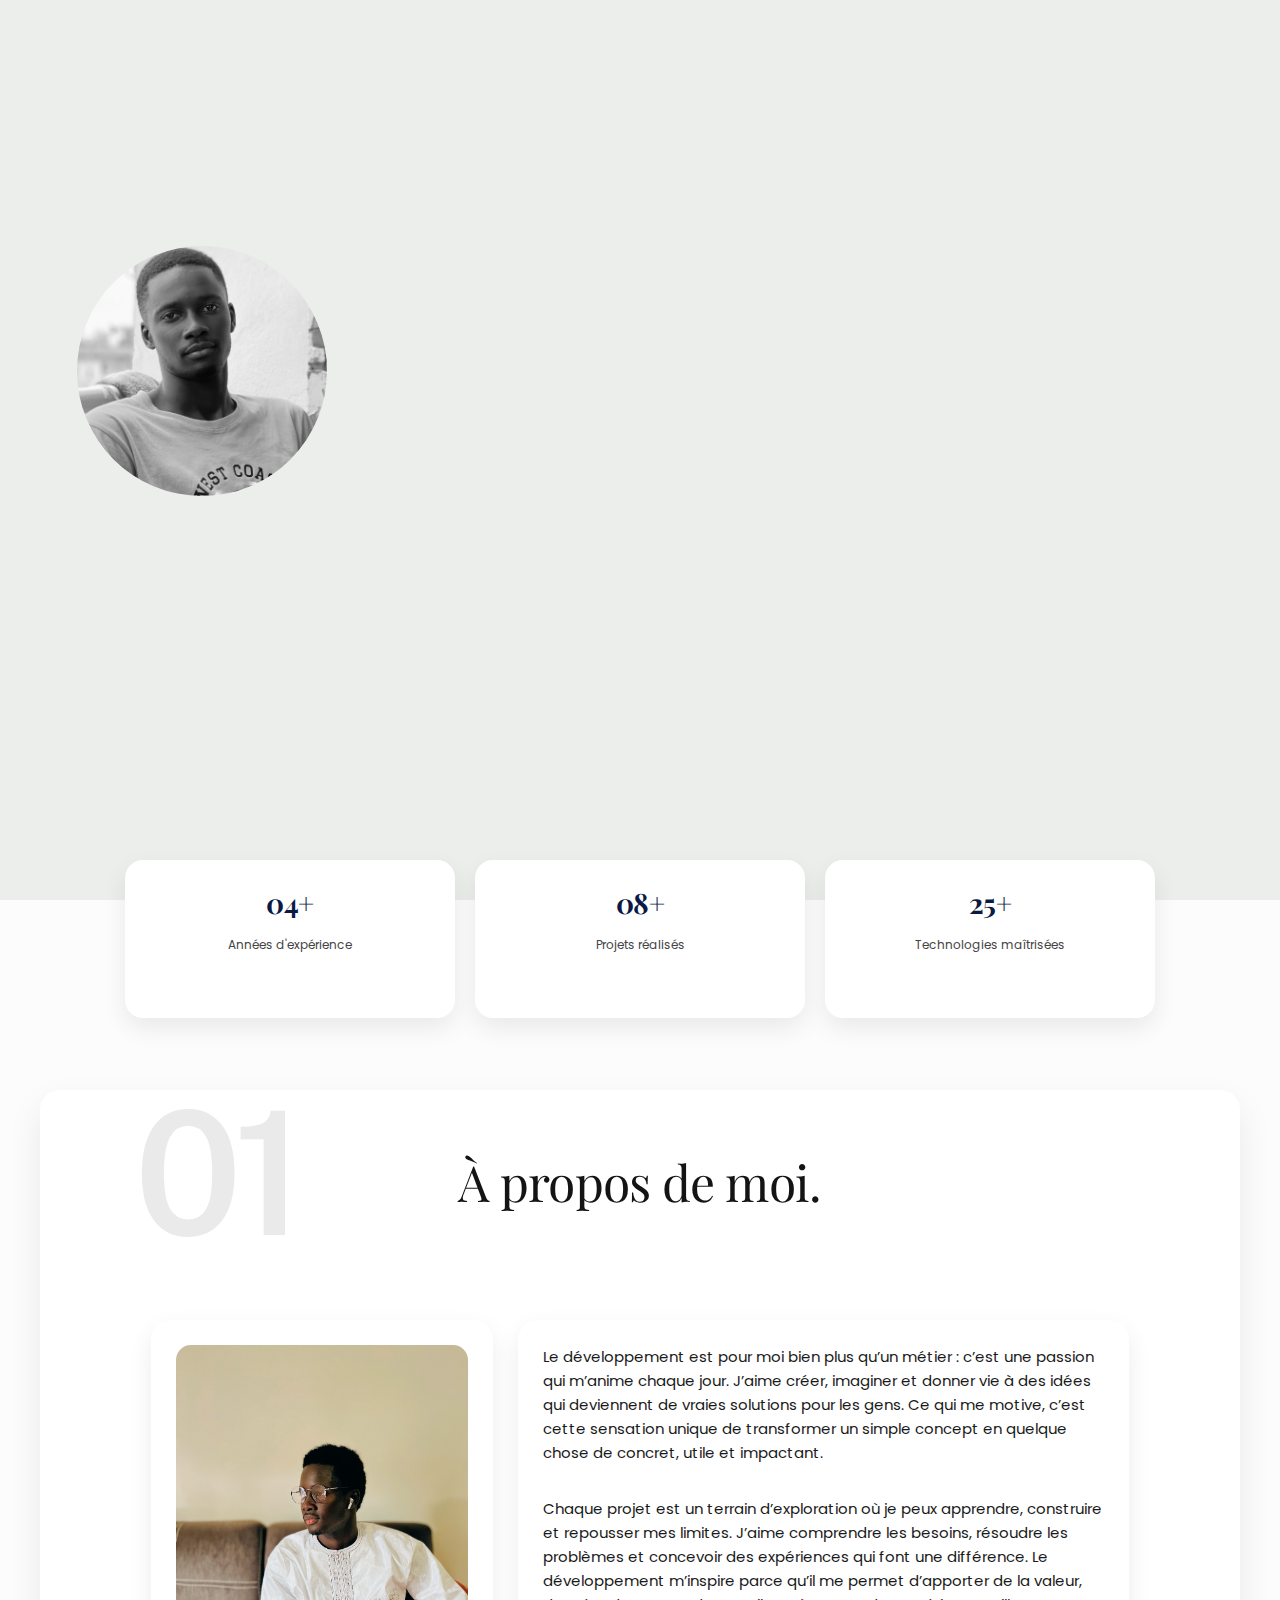
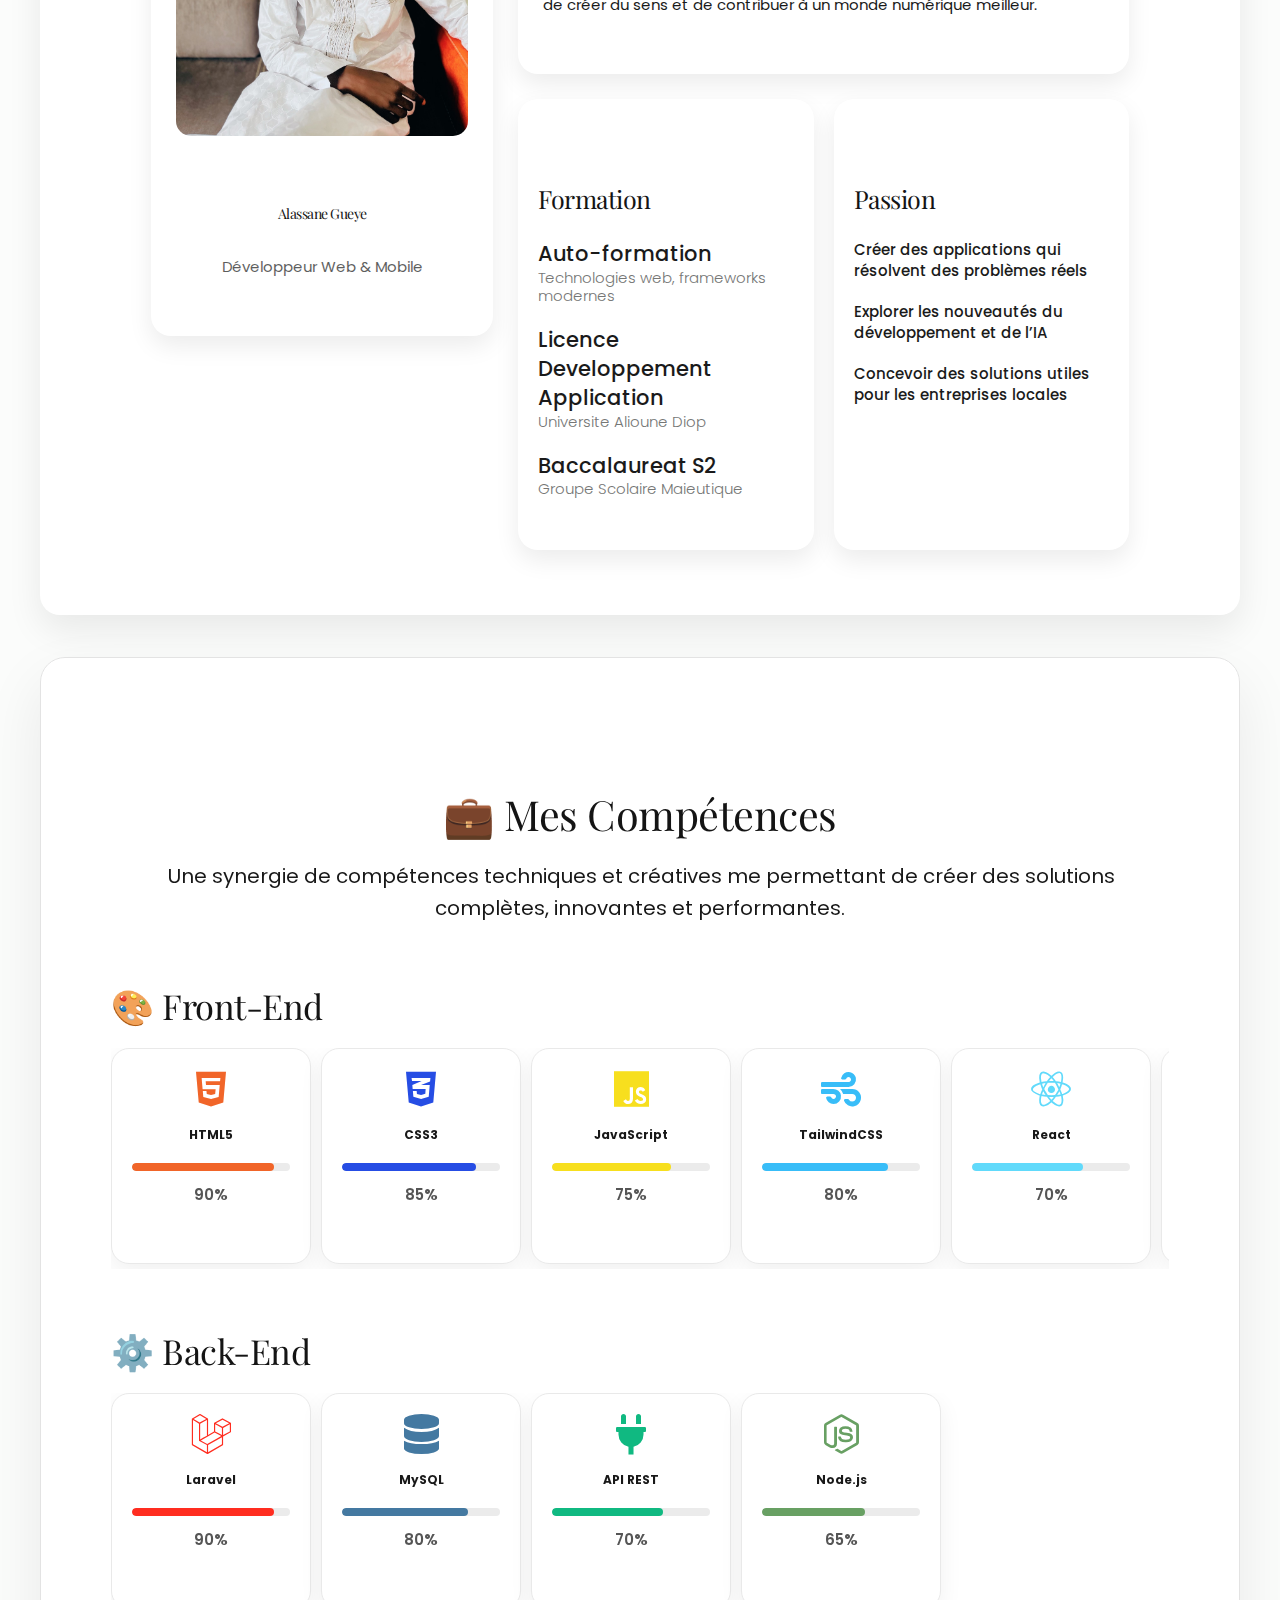
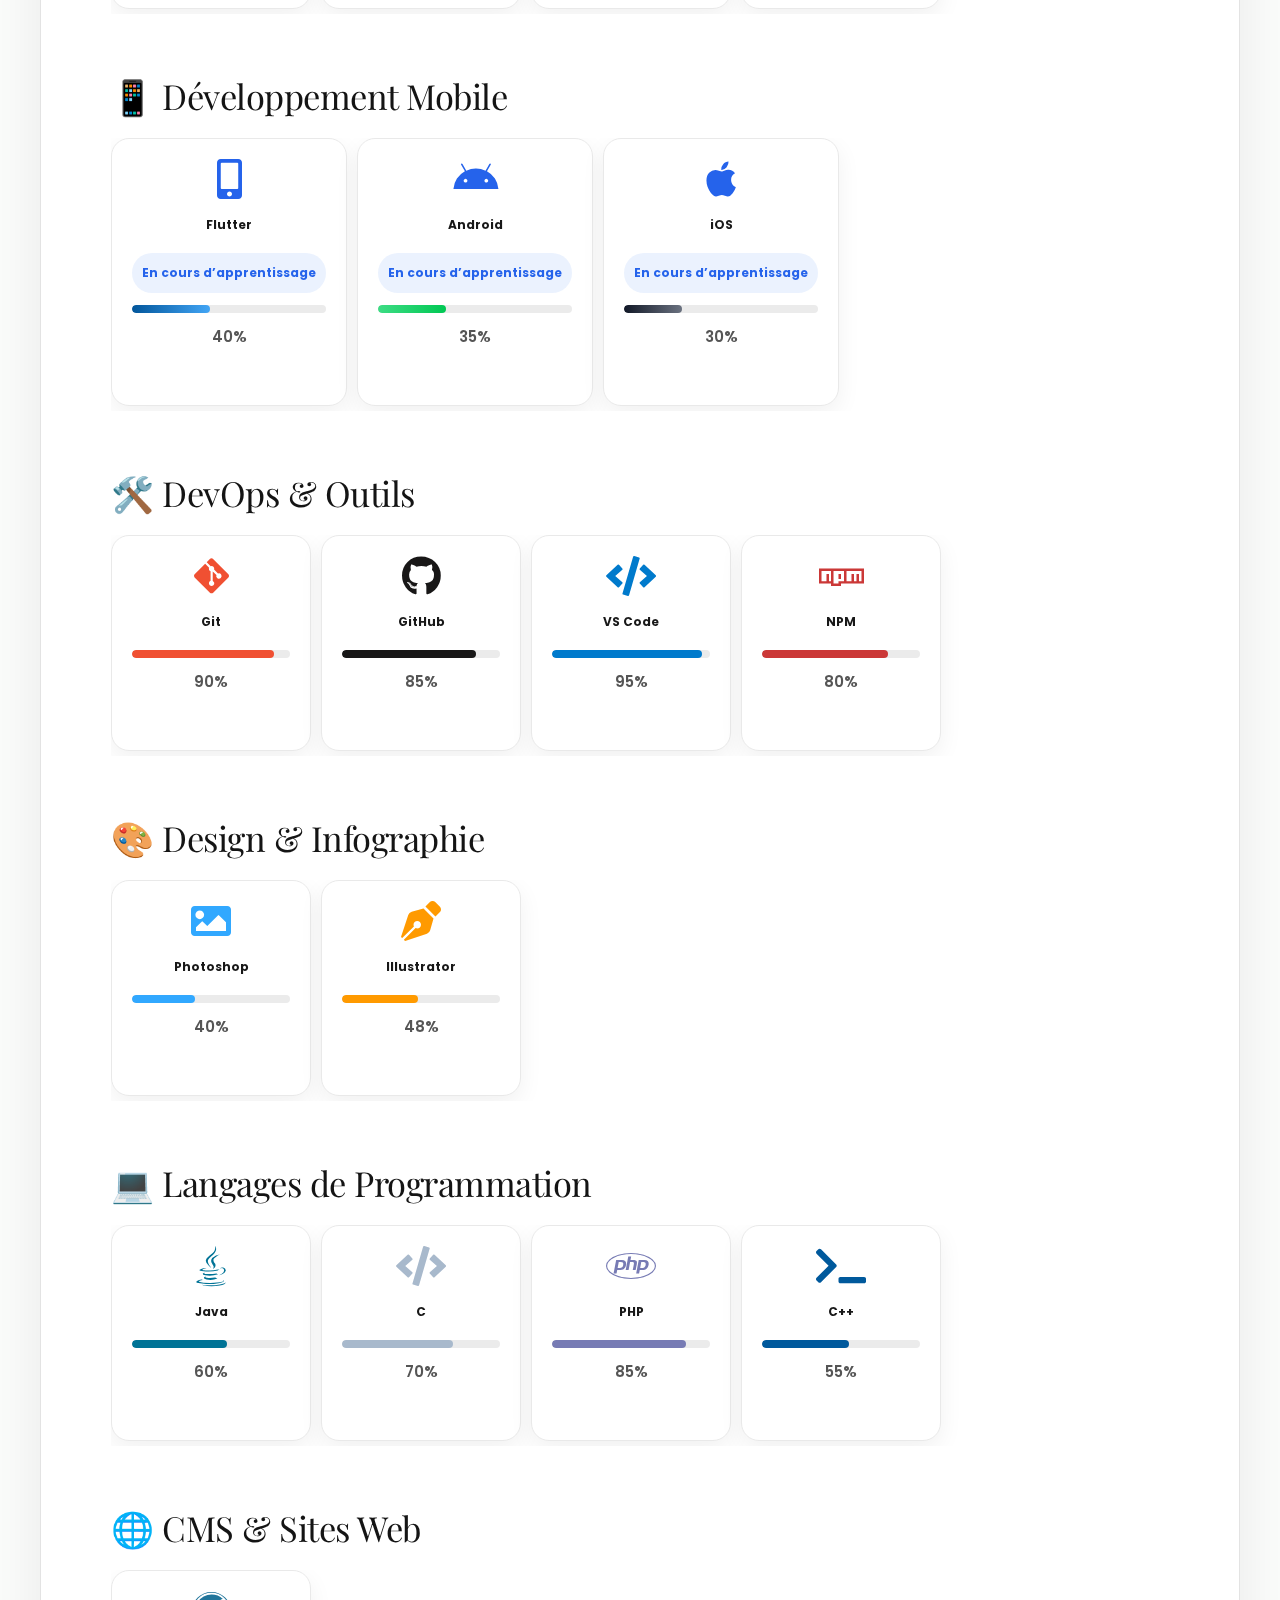
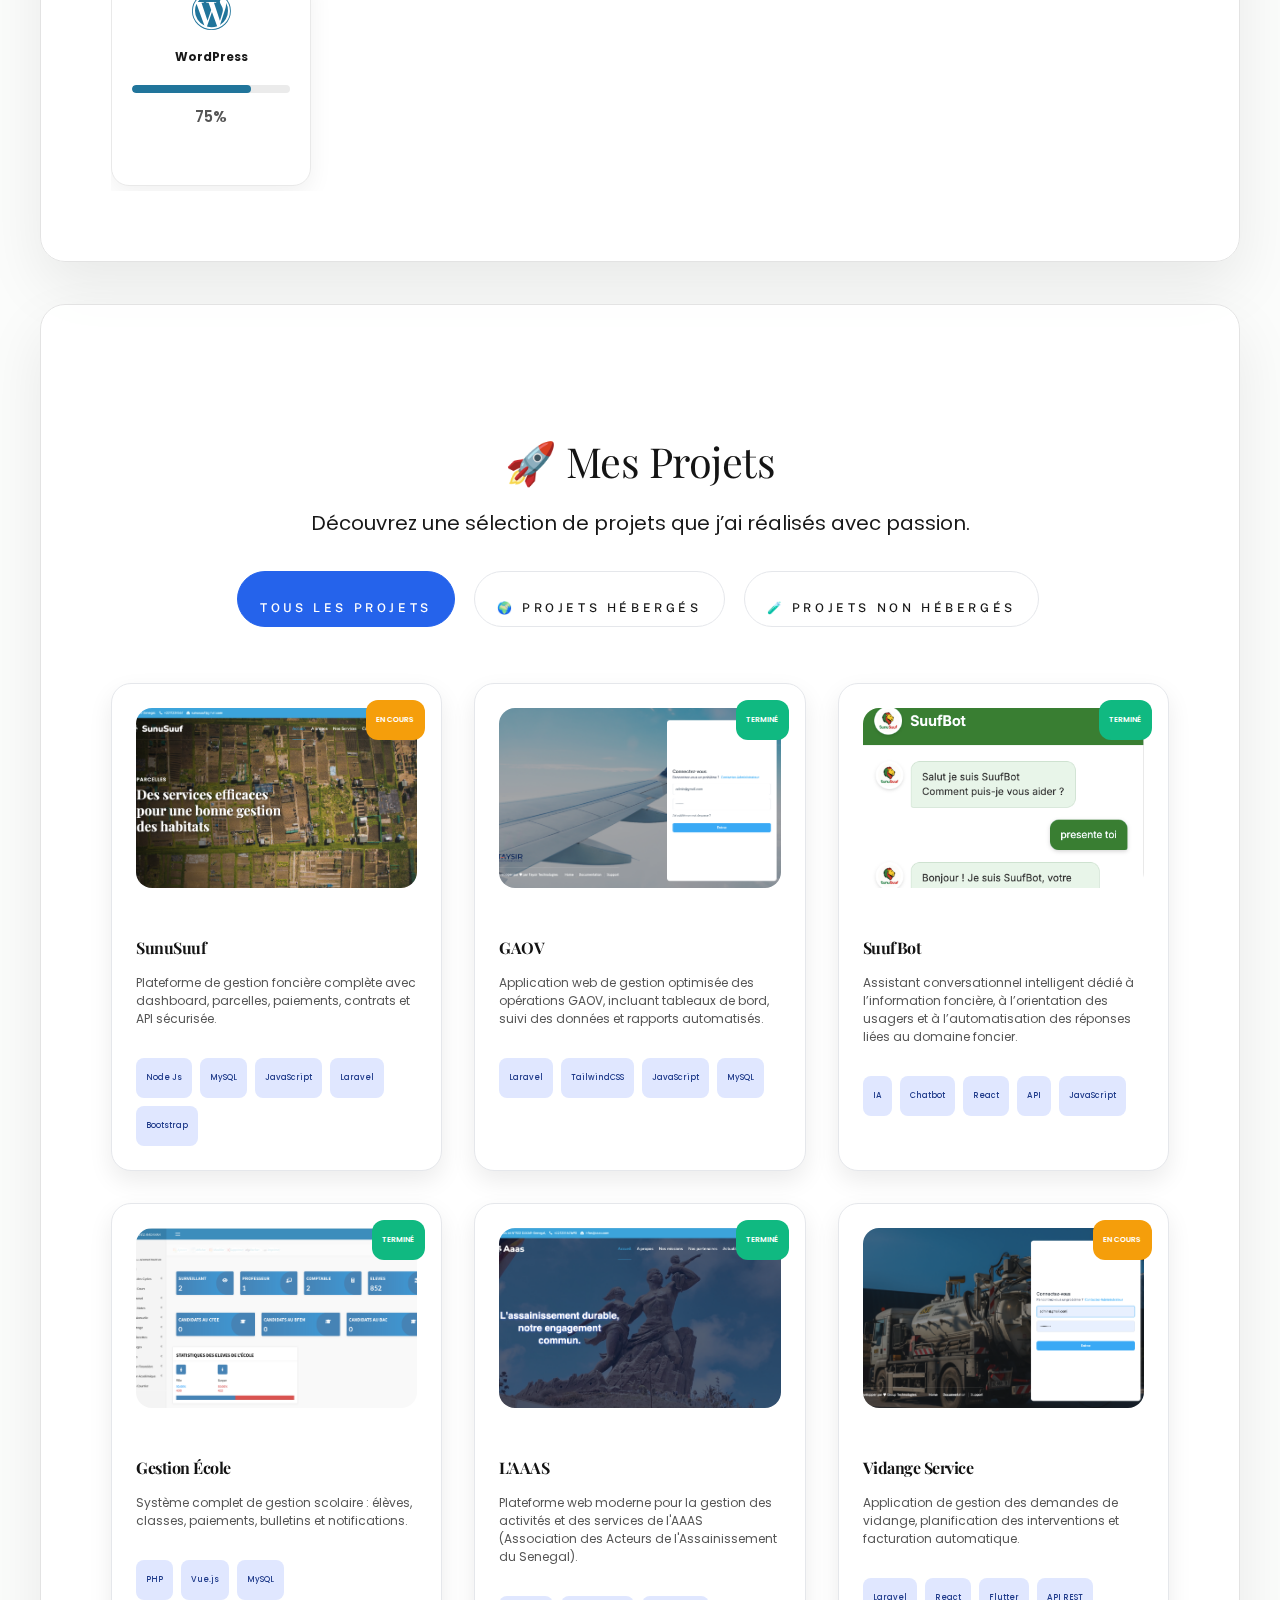
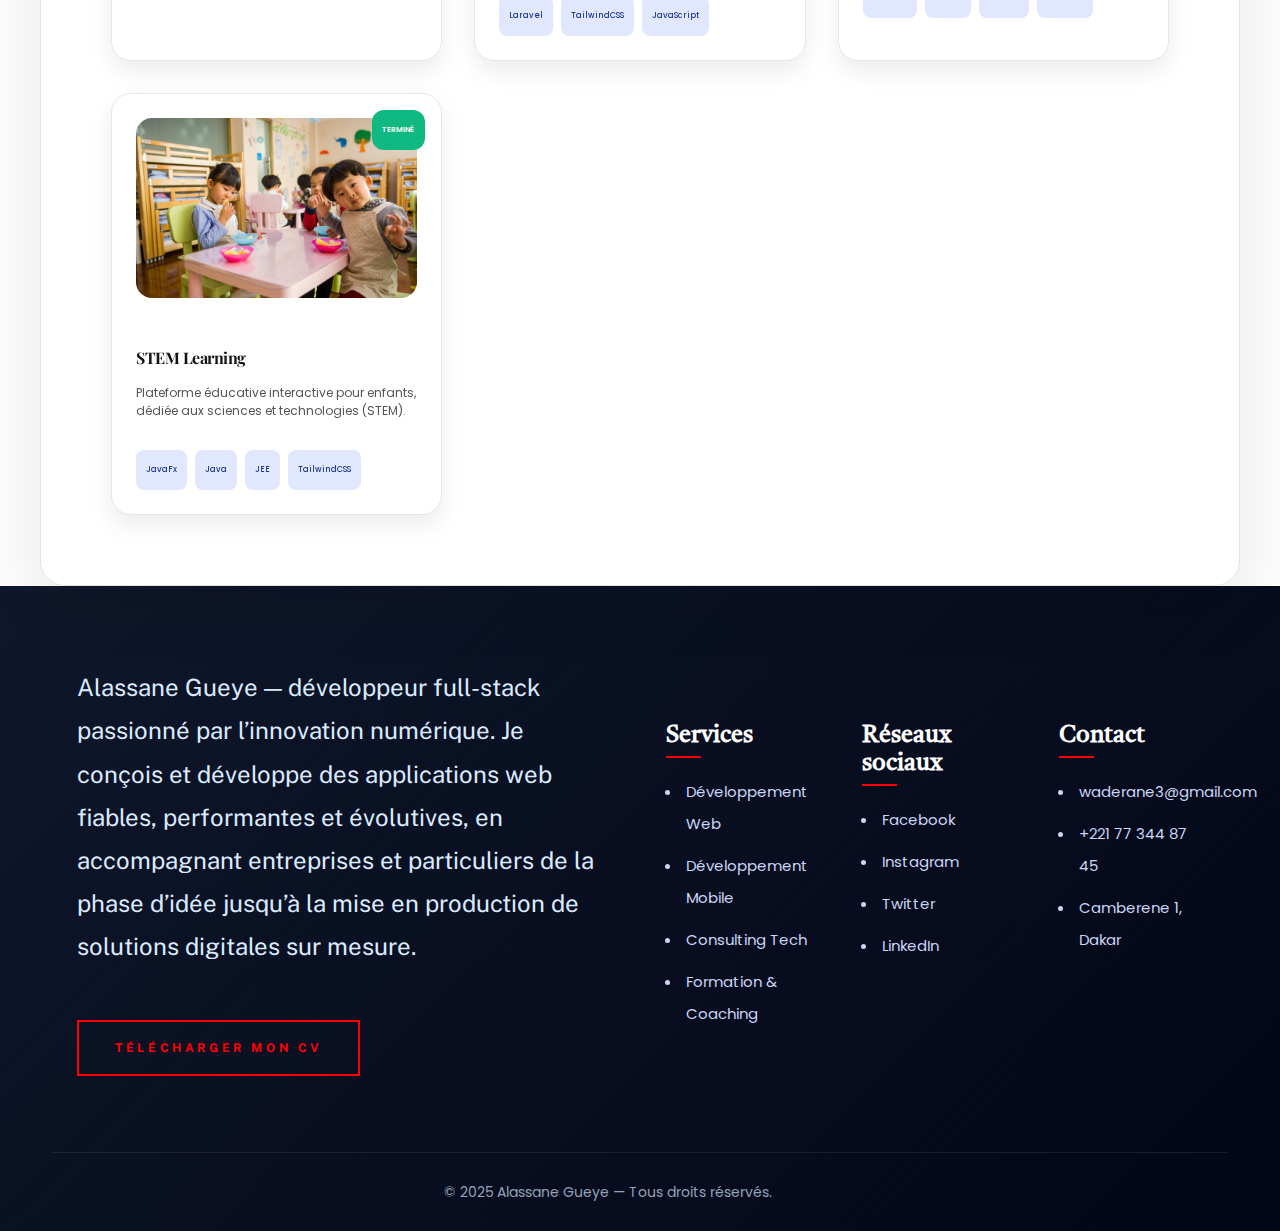
<file: index.html>
<!DOCTYPE html>
<html lang="en" class="no-js" >
<head>

    <!--- basic page needs
    ================================================== -->
    <meta charset="utf-8">
    <meta name="viewport" content="width=device-width, initial-scale=1">
    <title>PORTFILIO || ALASSANE GUEYE</title>

    <script>
        document.documentElement.classList.remove('no-js');
        document.documentElement.classList.add('js');
    </script>

    <!-- CSS
    ================================================== -->
    <link rel="stylesheet" href="css/vendor.css">
    <link rel="stylesheet" href="css/styles.css?v=2">

    <!-- favicons
    ================================================== -->
    <link rel="apple-touch-icon" sizes="180x180" href="apple-touch-icon.png">
    <link rel="icon" type="image/png" sizes="32x32" href="favicon-32x32.png">
    <link rel="icon" type="image/png" sizes="16x16" href="favicon-16x16.png">
    <link rel="manifest" href="site.webmanifest">
    <link rel="stylesheet" href="https://cdnjs.cloudflare.com/ajax/libs/font-awesome/5.15.4/css/all.min.css">
    <link href="https://fonts.googleapis.com/css2?family=Poppins:wght@300;400;500;600;700&family=Playfair+Display:wght@600;700&display=swap" rel="stylesheet">
    <link href="https://fonts.googleapis.com/css2?family=Poppins:wght@300;400;600;700&family=Inter:wght@300;400;500;600&display=swap" rel="stylesheet">
    <style>
 /* Wrapper général pour centrer la card */
.skills-wrapper-card {
    max-width: 1200px;
    margin: 0 auto;
    padding-top: 40px;
}
.frontend .tech-card:hover {
    background: linear-gradient(135deg, #fff7ed, #ffedd5);
}
.backend .tech-card:hover {
    background: linear-gradient(135deg, #ecfeff, #cffafe);
}
.mobile .tech-card:hover {
    background: linear-gradient(135deg, #f0fdf4, #dcfce7);
}
.devops .tech-card:hover {
    background: linear-gradient(135deg, #fef2f2, #fee2e2);
}
.tech-card:hover span {
    color: #2563EB;
}

/* La grosse card identique à ABOUT */
.skills-card {
    background: rgba(255, 255, 255, 0.85);
    backdrop-filter: blur(12px);
    border-radius: 25px;
    padding: 70px;
    border: 1px solid #e3e3e3;
    box-shadow: 0 25px 60px rgba(0,0,0,0.08);
}

/* Scroll et layout des technologies */
.tech-row {
    display: flex;
    gap: 1rem; /* espace entre les cartes */
    overflow-x: auto; /* permet de scroller horizontalement si dépassement */
    padding-bottom: 0.5rem;
}


.tech-card {
    min-width: 200px;
    background: white;
    border-radius: 18px;
    padding: 20px;
    border: 1px solid #e9e9e9;
    text-align: center;
    box-shadow: 0 8px 25px rgba(0,0,0,0.06);
    transition: 0.35s ease-in-out;
}

/* Icônes */
.tech-card i {
    font-size: 40px;
    color: #2563EB;
    margin-bottom: 10px;
}

/* Nom techno */
.tech-card span {
    display: block;
    font-size: 1.2rem;
    font-weight: 700;
    margin-bottom: 12px;
}

/* Progress bar */
.progress {
    width: 100%;
    background: #ebebeb;
    height: 8px;
    border-radius: 8px;
    overflow: hidden;
    margin-bottom: 8px;
}

.progress-bar {
    height: 8px;
    background: linear-gradient(to right, #2563EB, #00C4FF);
    border-radius: 8px;
}

.percent {
    font-size: 15px;
    font-weight: 600;
    color: #555;
}

/* Hover */
.tech-card:hover {
    transform: translateY(-8px) scale(1.04);
    box-shadow: 0 15px 35px rgba(0,0,0,0.12);
    border-color: #2563EB;
}
/* Description cachée par défaut */
.tech-desc {
    display: none;
    font-size: 0.95rem;
    color: #333;
    margin-top: 10px;
}

/* Au survol : masquer barre + pourcentage, afficher description */
.tech-card:hover .progress,
.tech-card:hover .percent {
    display: none;
}

.tech-card:hover .tech-desc {
    display: block;
}

/* ========================
   Couleurs par techno
======================== */

/* Front-End */
.frontend .tech-card i.html5 { color: #F16529; }
.frontend .tech-card i.css3 { color: #264DE4; }
.frontend .tech-card i.js { color: #F7DF1E; }
.frontend .tech-card i.tailwind { color: #38BDF8; }
.frontend .tech-card i.react { color: #61DAFB; }

.frontend .tech-card .progress-bar.html5 { background: #F16529; }
.frontend .tech-card .progress-bar.css3 { background: #264DE4; }
.frontend .tech-card .progress-bar.js { background: #F7DF1E; }
.frontend .tech-card .progress-bar.tailwind { background: #38BDF8; }
.frontend .tech-card .progress-bar.react { background: #61DAFB; }

/* Back-End */

.backend .tech-card i.laravel { color: #FF2D20; }
.backend .tech-card i.mysql { color: #4479A1; }
.backend .tech-card i.apirest { color: #10B981; }
.backend .tech-card i.nodejs { color: #68A063; }

.backend .tech-card .progress-bar.laravel { background: #FF2D20; }
.backend .tech-card .progress-bar.mysql { background: #4479A1; }
.backend .tech-card .progress-bar.apirest { background: #10B981; }
.backend .tech-card .progress-bar.nodejs { background: #68A063; }

/* DevOps & Outils */
.devops .tech-card i.git { color: #F05032; }
.devops .tech-card i.github { color: #181717; }
.devops .tech-card i.vscode { color: #007ACC; }
.devops .tech-card i.npm { color: #CB3837; }

.devops .tech-card .progress-bar.git { background: #F05032; }
.devops .tech-card .progress-bar.github { background: #181717; }
.devops .tech-card .progress-bar.vscode { background: #007ACC; }
.devops .tech-card .progress-bar.npm { background: #CB3837; }

/* Design & Infographie */
.design .tech-card i.photoshop { color: #31A8FF; }
.design .tech-card i.illustrator { color: #FF9A00; }


.design .tech-card .progress-bar.photoshop { background: #31A8FF; }
.design .tech-card .progress-bar.illustrator { background: #FF9A00; }

/* Langages de programmation */
.languages .tech-card i.java { color: #007396; }
.languages .tech-card i.c { color: #A8B9CC; }
.languages .tech-card i.php { color: #777BB4; }
.languages .tech-card i.cpp { color: #00599C; }

.languages .tech-card .progress-bar.java { background: #007396; }
.languages .tech-card .progress-bar.c { background: #A8B9CC; }
.languages .tech-card .progress-bar.php { background: #777BB4; }
.languages .tech-card .progress-bar.cpp { background: #00599C; }

/* CMS & Sites Web */
.cms .tech-card i.wordpress { color: #21759B; }
.cms .tech-card .progress-bar.wordpress { background: #21759B; }


.projects-grid {
    display: grid;
    grid-template-columns: repeat(3, 1fr);
    gap: 32px;
    margin-top: 40px;
}

.project-card {
    position: relative; /* nécessaire pour positionner le badge */
    background: white;
    padding: 24px;
    border-radius: 20px;
    box-shadow: 0 10px 25px rgba(0,0,0,0.08);
    border: 1px solid #e5e7eb;
    display: flex;
    flex-direction: column;
    position: relative; /* nécessaire pour positionner le bouton sur l'image */
    overflow: hidden;   /* pour que le bouton ne dépasse pas */
}
/* Badge */
.project-badge {
    position: absolute;
    top: 16px;
    right: 16px;
    padding: 4px 10px;
    border-radius: 12px;
    font-size: 0.75rem;
    font-weight: 600;
    color: white;
    text-transform: uppercase;
}
/* Différents états */
.badge-in-progress {
    background-color: #f59e0b; /* orange pour en cours */
}

.badge-completed {
    background-color: #10b981; /* vert pour terminé */
}

/* Image */
.project-card .project-img {
    width: 100%;
    height: 180px;
    object-fit: cover;
    border-radius: 16px;
    transition: 0.3s ease;
}

/* Texte */
.project-card h4 {
    font-size: 1.6rem;
    font-weight: 700;
    margin: 12px 0 10px;
}

.project-card p {
    color: #555;
    line-height: 1.5;
    margin-bottom: 20px;
    font-size: 12px;
}


/* Bouton centré sur l'image */
.btn-details {
    position: absolute;
    top: 50%;
    left: 50%;
    transform: translate(-50%, -50%);
    opacity: 0; /* invisible par défaut */
    padding: 10px 18px;
    background: #2563eb;
    color: white;
    border-radius: 10px;
    text-decoration: none;
    font-size: 0.9rem;
    font-weight: 600;
    transition: 0.3s ease;
    z-index: 2;
}

/* Hover sur le card */
.project-card:hover .btn-details {
    opacity: 1;
}

/* Flou de l'image au hover */
.project-card:hover .project-img {
    filter: blur(3px);
    transform: scale(1.05); /* léger zoom pour effet moderne */
}
.project-techs {
    margin-top: 10px;
    display: flex;
    flex-wrap: wrap;
    gap: 8px;
}

.project-techs span {
    background-color: #e0e7ff;
    color: #1e3a8a;
    padding: 4px 10px;
    border-radius: 8px;
    font-size: 0.8rem;
    font-weight: 500;
}
.projects-filter{
    display:flex;
    justify-content:center;
    gap:15px;
    margin-bottom:40px;
    flex-wrap:wrap;
}

.filter-btn{
    padding:10px 22px;
    border-radius:999px;
    border:1px solid #e5e7eb;
    background:#fff;
    cursor:pointer;
    font-weight:500;
    transition:.3s;
}

.filter-btn:hover{
    background:#2563eb;
    color:#fff;
}

.filter-btn.active{
    background:#2563eb;
    color:#fff;
    border-color:#2563eb;
}
.learning-badge {
    display: inline-block;
    margin: 6px 0 10px;
    padding: 4px 10px;
    font-size: 12px;
    font-weight: 600;
    border-radius: 999px;
    background: rgba(59, 130, 246, 0.1);
    color: #2563eb;
}

/* Couleurs par techno */
.flutter { color: #02569B; }
.android { color: #3DDC84; }
.ios { color: #000000; }

.progress-bar.flutter {
    background: linear-gradient(90deg, #02569B, #42A5F5);
}

.progress-bar.android {
    background: linear-gradient(90deg, #3DDC84, #00C853);
}

.progress-bar.ios {
    background: linear-gradient(90deg, #111827, #6B7280);
}


.progress-bar.angular {
    background: linear-gradient(90deg, #DD0031, #C3002F);
}

.flutter {
    color: #02569B;
}

.angular {
    color: #DD0031;
}


/* Pour tablettes */
@media (max-width: 1024px) {
    .projects-grid {
        grid-template-columns: repeat(2, 1fr);
        gap: 24px;
    }
}

/* Pour téléphones */
@media (max-width: 640px) {
    .projects-grid {
        grid-template-columns: 1fr;
        gap: 16px;
    }

    .project-card h4 {
        font-size: 1.4rem;
    }

    .project-card p {
        font-size: 11px;
    }

    .project-techs span {
        font-size: 0.7rem;
        padding: 3px 8px;
    }

    .btn-details {
        font-size: 0.8rem;
        padding: 8px 14px;
    }

    .project-card .project-img {
        height: 150px;
    }
}
</style>
<!-- Google tag (gtag.js) -->
<script async src="https://www.googletagmanager.com/gtag/js?id=G-JBBVHCRZ2D"></script>
<script>
  window.dataLayer = window.dataLayer || [];
  function gtag(){dataLayer.push(arguments);}
  gtag('js', new Date());

  gtag('config', 'G-JBBVHCRZ2D');
</script>
</head>


<body id="top">

    
    <!-- preloader
    ================================================== -->
    <div id="preloader">
        <div id="loader" class="dots-fade">
            <div></div>
            <div></div>
            <div></div>
        </div>
    </div>


    <!-- page wrap
    ================================================== -->
    <div id="page" class="s-pagewrap">


        <!-- # site header 
        ================================================== -->
        <header class="s-header">
            <div class="row s-header__inner">

                <div class="s-header__block">
                    <div class="s-header__logo">
                        <a class="logo" style="color:white" href="index.html">
                            <i class="fa fa-users me-2"></i>
                          A&G
                        </a>
                    </div>

                    <a class="s-header__menu-toggle" href="#0"><span>GUEYE</span></a>
                </div> <!-- end s-header__block -->

                <nav class="s-header__nav">    
                    <ul class="s-header__menu-links">
                        <li class="current"><a class="smoothscroll" href="#intro">Accueil</a></li>
                        <li><a class="smoothscroll" href="#about">A propos</a></li>
                        <li><a class="smoothscroll" href="#works">Mes competences</a></li>
                        <li><a class="smoothscroll" href="#projects">Mes projets</a></li>
                        <li><a class="smoothscroll" href="#footer">Contact</a></li>
                    </ul> <!-- s-header__menu-links -->    
                </nav> <!-- end s-header__nav -->

            </div> <!-- end s-header__inner -->
        </header> <!-- end s-header -->


        <!-- # intro
        ================================================== -->
        <section id="intro" class="s-intro target-section">

            <div class="row s-intro__content width-sixteen-col">
                <div class="column lg-12 s-intro__content-inner grid-block grid-16">
                         <!-- Photo -->
                         <div class="intro-photo rounded-full overflow-hidden flex-shrink-0" style="margin-top: -8rem;">
    <img src="images/rane1.jpeg" alt="Alassane Gueye" class="w-full h-full object-cover">
</div>

                    
                    <div class="s-intro__content-text">

                        <div class="s-intro__content-pretitle text-pretitle">Bienvenue !!!</div>
                        <h1 class="s-intro__content-title">
                        Je suis Alassane Gueye, <br>
                        développeur passionné, spécialisé dans la création de solutions modernes. <br>
                        </h1>                            

                        <div class="s-intro__content-btns" style="margin-top: 0.5rem;">
    <a class="smoothscroll btn" href="#about">En savoir plus</a>
    <a class="smoothscroll btn btn--stroke" href="#footer">Me Contactez</a>
</div>
 

                    </div> <!-- s-intro__content-text -->                     
                    
                </div> <!-- s-intro__content-inner -->  
            </div> <!-- s-intro__content -->

            <ul class="s-intro__social social-list">
                <li>
                    <a href="https://www.facebook.com/friends/requests?profile_id=100047833644067&notif_id=1763649026702652&notif_t=friend&ref=notif">
                        <svg xmlns="http://www.w3.org/2000/svg" width="24" height="24" viewBox="0 0 24 24" style="fill:rgba(0, 0, 0, 1);transform:;-ms-filter:"><path d="M20,3H4C3.447,3,3,3.448,3,4v16c0,0.552,0.447,1,1,1h8.615v-6.96h-2.338v-2.725h2.338v-2c0-2.325,1.42-3.592,3.5-3.592 c0.699-0.002,1.399,0.034,2.095,0.107v2.42h-1.435c-1.128,0-1.348,0.538-1.348,1.325v1.735h2.697l-0.35,2.725h-2.348V21H20 c0.553,0,1-0.448,1-1V4C21,3.448,20.553,3,20,3z"></path></svg>
                        <span class="u-screen-reader-text">Facebook</span>
                    </a>
                </li>
                <li>
                    <a href="https://x.com/Alassan95255304">
                        <svg xmlns="http://www.w3.org/2000/svg" width="24" height="24" viewBox="0 0 24 24" style="fill:rgba(0, 0, 0, 1);transform:;-ms-filter:"><path d="M19.633,7.997c0.013,0.175,0.013,0.349,0.013,0.523c0,5.325-4.053,11.461-11.46,11.461c-2.282,0-4.402-0.661-6.186-1.809 c0.324,0.037,0.636,0.05,0.973,0.05c1.883,0,3.616-0.636,5.001-1.721c-1.771-0.037-3.255-1.197-3.767-2.793 c0.249,0.037,0.499,0.062,0.761,0.062c0.361,0,0.724-0.05,1.061-0.137c-1.847-0.374-3.23-1.995-3.23-3.953v-0.05 c0.537,0.299,1.16,0.486,1.82,0.511C3.534,9.419,2.823,8.184,2.823,6.787c0-0.748,0.199-1.434,0.548-2.032 c1.983,2.443,4.964,4.04,8.306,4.215c-0.062-0.3-0.1-0.611-0.1-0.923c0-2.22,1.796-4.028,4.028-4.028 c1.16,0,2.207,0.486,2.943,1.272c0.91-0.175,1.782-0.512,2.556-0.973c-0.299,0.935-0.936,1.721-1.771,2.22 c0.811-0.088,1.597-0.312,2.319-0.624C21.104,6.712,20.419,7.423,19.633,7.997z"></path></svg>
                        <span class="u-screen-reader-text">Twitter</span>
                    </a>
                </li>
                <li>
                    <a href="#0">
                        <svg xmlns="http://www.w3.org/2000/svg" width="24" height="24" viewBox="0 0 24 24" style="fill:rgba(0, 0, 0, 1);transform:;-ms-filter:"><path d="M11.999,7.377c-2.554,0-4.623,2.07-4.623,4.623c0,2.554,2.069,4.624,4.623,4.624c2.552,0,4.623-2.07,4.623-4.624 C16.622,9.447,14.551,7.377,11.999,7.377L11.999,7.377z M11.999,15.004c-1.659,0-3.004-1.345-3.004-3.003 c0-1.659,1.345-3.003,3.004-3.003s3.002,1.344,3.002,3.003C15.001,13.659,13.658,15.004,11.999,15.004L11.999,15.004z"></path><circle cx="16.806" cy="7.207" r="1.078"></circle><path d="M20.533,6.111c-0.469-1.209-1.424-2.165-2.633-2.632c-0.699-0.263-1.438-0.404-2.186-0.42 c-0.963-0.042-1.268-0.054-3.71-0.054s-2.755,0-3.71,0.054C7.548,3.074,6.809,3.215,6.11,3.479C4.9,3.946,3.945,4.902,3.477,6.111 c-0.263,0.7-0.404,1.438-0.419,2.186c-0.043,0.962-0.056,1.267-0.056,3.71c0,2.442,0,2.753,0.056,3.71 c0.015,0.748,0.156,1.486,0.419,2.187c0.469,1.208,1.424,2.164,2.634,2.632c0.696,0.272,1.435,0.426,2.185,0.45 c0.963,0.042,1.268,0.055,3.71,0.055s2.755,0,3.71-0.055c0.747-0.015,1.486-0.157,2.186-0.419c1.209-0.469,2.164-1.424,2.633-2.633 c0.263-0.7,0.404-1.438,0.419-2.186c0.043-0.962,0.056-1.267,0.056-3.71s0-2.753-0.056-3.71C20.941,7.57,20.801,6.819,20.533,6.111z M19.315,15.643c-0.007,0.576-0.111,1.147-0.311,1.688c-0.305,0.787-0.926,1.409-1.712,1.711c-0.535,0.199-1.099,0.303-1.67,0.311 c-0.95,0.044-1.218,0.055-3.654,0.055c-2.438,0-2.687,0-3.655-0.055c-0.569-0.007-1.135-0.112-1.669-0.311 c-0.789-0.301-1.414-0.923-1.719-1.711c-0.196-0.534-0.302-1.099-0.311-1.669c-0.043-0.95-0.053-1.218-0.053-3.654 c0-2.437,0-2.686,0.053-3.655c0.007-0.576,0.111-1.146,0.311-1.687c0.305-0.789,0.93-1.41,1.719-1.712 c0.534-0.198,1.1-0.303,1.669-0.311c0.951-0.043,1.218-0.055,3.655-0.055c2.437,0,2.687,0,3.654,0.055 c0.571,0.007,1.135,0.112,1.67,0.311c0.786,0.303,1.407,0.925,1.712,1.712c0.196,0.534,0.302,1.099,0.311,1.669 c0.043,0.951,0.054,1.218,0.054,3.655c0,2.436,0,2.698-0.043,3.654H19.315z"></path></svg>
                        <span class="u-screen-reader-text">Instagram</span>
                    </a>
                </li>
                <li>
    <a href="https://www.linkedin.com/in/alassane-gueye-0b6515242/" target="_blank" rel="noopener noreferrer">
        <svg xmlns="http://www.w3.org/2000/svg" width="24" height="24" viewBox="0 0 24 24" style="fill: rgba(0, 0, 0, 1);">
            <path d="M19 0h-14c-2.761 0-5 2.239-5 5v14c0 2.761 2.239 5 5 5h14c2.762 0 5-2.239 5-5v-14c0-2.761-2.238-5-5-5zm-11 19h-3v-9h3v9zm-1.5-10.268c-.966 0-1.75-.79-1.75-1.764 0-.974.784-1.764 1.75-1.764s1.75.79 1.75 1.764c0 .974-.784 1.764-1.75 1.764zm13.5 10.268h-3v-4.569c0-1.089-.02-2.492-1.518-2.492-1.518 0-1.751 1.188-1.751 2.414v4.647h-3v-9h2.881v1.233h.041c.401-.757 1.379-1.555 2.838-1.555 3.034 0 3.594 1.996 3.594 4.59v5.732z"/>
        </svg>
        <span class="u-screen-reader-text">LinkedIn</span>
    </a>
</li>

                <li>
                    <a href="#0">
                        <svg xmlns="http://www.w3.org/2000/svg" width="24" height="24" viewBox="0 0 24 24" style="fill: rgba(0, 0, 0, 1);transform: ;msFilter:;"><path d="M11.99 2C6.472 2 2 6.473 2 11.99c0 4.232 2.633 7.85 6.35 9.306-.088-.79-.166-2.006.034-2.868.182-.78 1.172-4.966 1.172-4.966s-.299-.599-.299-1.484c0-1.388.805-2.425 1.808-2.425.853 0 1.264.64 1.264 1.407 0 .858-.546 2.139-.827 3.327-.235.994.499 1.805 1.479 1.805 1.775 0 3.141-1.872 3.141-4.575 0-2.392-1.719-4.064-4.173-4.064-2.843 0-4.512 2.132-4.512 4.335 0 .858.331 1.779.744 2.28a.3.3 0 0 1 .069.286c-.076.315-.245.994-.277 1.133-.044.183-.145.222-.335.134-1.247-.581-2.027-2.405-2.027-3.871 0-3.151 2.289-6.045 6.601-6.045 3.466 0 6.159 2.469 6.159 5.77 0 3.444-2.171 6.213-5.184 6.213-1.013 0-1.964-.525-2.29-1.146l-.623 2.374c-.225.868-.834 1.956-1.241 2.62a10 10 0 0 0 2.958.445c5.517 0 9.99-4.473 9.99-9.99S17.507 2 11.99 2"></path></svg>
                        <span class="u-screen-reader-text">Pinterest</span>
                    </a>
                </li>
            </ul> <!-- end s-intro__social -->

            <div class="s-intro__content-media">                               
                <img src="images/dev.jpg" srcset="images/dev.jpg 1x, images/dev.jpg 2x" alt="">
            </div> <!-- s-intro__content-media -->                

            <div class="s-intro__btn-download">
               <a class="btn btn--stroke" 
   href="files/CV-Alassane.pdf" 
   download="CV-Alassane.pdf" 
   target="_blank">
   Télécharger mon CV
</a>

            </div> <!-- end s-intro__btn-download -->
            
            <div class="s-intro__scroll-down">
                <a href="#about" class="smoothscroll">
                    <div class="scroll-icon">
                        <svg xmlns="http://www.w3.org/2000/svg" width="24" height="24" viewBox="0 0 24 24" style="fill: rgba(0, 0, 0, 1);transform: ;msFilter:;"><path d="M11.178 19.569a.998.998 0 0 0 1.644 0l9-13A.999.999 0 0 0 21 5H3a1.002 1.002 0 0 0-.822 1.569l9 13z"></path></svg>
                    </div>
                    <span class="scroll-text u-screen-reader-text">Scroll Down</span>
                </a>
            </div> <!-- s-intro__scroll-down -->

        </section> <!-- end s-intro -->
        <section class="stats-cards">
    <div class="stats-wrapper">

        <div class="stat-card">
            <h3>04+</h3>
            <p>Années d'expérience</p>
        </div>

        <div class="stat-card">
            <h3>08+</h3>
            <p>Projets réalisés</p>
        </div>

        <div class="stat-card">
            <h3>25+</h3>
            <p>Technologies maîtrisées</p>
        </div>

    </div>
</section>



<!-- # about
================================================== -->
<section id="about" class="s-about target-section">

<div class="about-wrapper-card">

    <div class="row s-about__content">
        <div class="column xl-12">
            <!-- Header -->
            <div class="section-header" data-num="01" style="text-align:center; width:100%;">
    <h2 class="text-display-title">À propos de moi.</h2>
</div>

            <div class="s-about__grid">

                <!-- ====== CARD PHOTO À GAUCHE ====== -->
                <div class="about-photo-card">
                    <img src="images/RANE.jpeg" alt="Ma Photo" class="photo">
                    <h2>Alassane Gueye</h2>
                    <p class="photo-subtitle">Développeur Web & Mobile</p>
                </div>

                <!-- ====== COLONNE DE DROITE ====== -->
                <div class="about-right">

                    <!-- ====== CARD "À propos" ====== -->
                    <div class="about-card about-card-main">
                    <p> Le développement est pour moi bien plus qu’un métier : c’est une passion qui m’anime chaque jour. J’aime créer, imaginer et donner vie à des idées qui deviennent de vraies solutions pour les gens. Ce qui me motive, c’est cette sensation unique de transformer un simple concept en quelque chose de concret, utile et impactant. </p> <p style="margin-top:15px;"> Chaque projet est un terrain d’exploration où je peux apprendre, construire et repousser mes limites. J’aime comprendre les besoins, résoudre les problèmes et concevoir des expériences qui font une différence. Le développement m’inspire parce qu’il me permet d’apporter de la valeur, de créer du sens et de contribuer à un monde numérique meilleur. </p>
                    </div>

                    <!-- ====== CARDS FORMATION + PASSION ====== -->
                    <div class="about-two-cards">

                       <!-- CARD FORMATION -->
                    <div class="about-card small-card" style="font-size:1.5rem; line-height:1.4;">
                        <h4 style="font-size:25px;">Formation</h4>
                        <ul class="s-about__list">
                        <li>
                                Auto-formation
                                <span style="display:block;  font-size:15px;">Technologies web, frameworks modernes</span>
                            </li>
                            <li>
                                Licence Developpement Application
                                <span style="display:block; font-size:15px;">Universite Alioune Diop</span>
                            </li>
                            <li>
                            Baccalaureat S2
                                <span style="display:block; font-size:15px;">Groupe Scolaire Maieutique</span>
                            </li>
                        
                        </ul>
                    </div>

                    <!-- CARD PASSION -->
                    <div class="about-card small-card" style="font-size:0.9rem; line-height:1.4;">
                        <h4 style="font-size:25px;">Passion</h4>
                        <ul class="s-about__list">
                            <li style=" font-size:15px">Créer des applications qui résolvent des problèmes réels</li>
                            <li style=" font-size:15px;">Explorer les nouveautés du développement et de l’IA</li>
                            <li style=" font-size:15px;">Concevoir des solutions utiles pour les entreprises locales</li>
                        </ul>
                    </div>
                    </div>

                </div>

            </div>

        </div>
    </div>

</div>

</section>

<section id="works" class="s-works target-section">

    <div class="skills-wrapper-card">
        <div class="container mx-auto px-6 py-16">

            <!-- CARD PRINCIPALE CENTRÉE -->
            <div class="skills-card">

                <!-- TITRE -->
                <div class="text-center mb-12">
                    <h2 class="text-5xl font-semibold tracking-tight text-gray-900 mb-4 font-[Poppins]">
                        💼 Mes Compétences
                    </h2>
                    <p class="text-lg text-gray-600 font-[Inter] leading-relaxed max-w-2xl mx-auto">
                     Une synergie de compétences techniques et créatives me permettant de créer des solutions complètes, innovantes et performantes.
                    </p>
                </div>

                <!-- =============================
                    FRONT-END
                ============================== -->
                <div class="mb-12">
                    <h3 class="text-3xl font-bold text-gray-800 mb-6 font-[Poppins]">🎨 Front-End</h3>
                    <div class="tech-row frontend">

                        <div class="tech-card">
                            <i class="fab fa-html5 html5"></i>
                            <span>HTML5</span>
                            <div class="progress"><div class="progress-bar html5" style="width:90%;"></div></div>
                            <p class="percent">90%</p>
                            <p class="tech-desc">Je structure les pages web et crée des squelettes HTML propres et sémantiques.</p>
                        </div>

                        <div class="tech-card">
                            <i class="fab fa-css3-alt css3"></i>
                            <span>CSS3</span>
                            <div class="progress"><div class="progress-bar css3" style="width:85%;"></div></div>
                            <p class="percent">85%</p>
                            <p class="tech-desc">Stylisation de sites responsives avec animations et transitions modernes.</p>
                        </div>

                        <div class="tech-card">
                            <i class="fab fa-js js"></i>
                            <span>JavaScript</span>
                            <div class="progress"><div class="progress-bar js" style="width:75%;"></div></div>
                            <p class="percent">75%</p>
                            <p class="tech-desc">Manipulation du DOM, création d’interactions et de fonctionnalités dynamiques.</p>
                        </div>

                        <div class="tech-card">
                            <i class="fas fa-wind tailwind"></i>
                            <span>TailwindCSS</span>
                            <div class="progress"><div class="progress-bar tailwind" style="width:80%;"></div></div>
                            <p class="percent">80%</p>
                            <p class="tech-desc">Création de layouts flexibles et modernes avec Tailwind CSS.</p>
                        </div>

                        <div class="tech-card">
                            <i class="fab fa-react react"></i>
                            <span>React</span>
                            <div class="progress"><div class="progress-bar react" style="width:70%;"></div></div>
                            <p class="percent">70%</p>
                            <p class="tech-desc">Développement d’applications SPA et composants réutilisables.</p>
                        </div>

                        <div class="tech-card">
                            <i class="fab fa-angular angular"></i>
                            <span>Angular</span>
                            <div class="progress">
                                <div class="progress-bar angular" style="width:45%;"></div>
                            </div>
                            <p class="percent">45%</p>
                            <p class="tech-desc">
                                Développement d’applications web structurées avec Angular.  
                                <strong>En cours d’apprentissage</strong>.
                            </p>
                        </div>


                    </div>
                </div>

                <!-- =============================
                    BACK-END
                ============================== -->
                <div class="mb-12">
                    <h3 class="text-3xl font-bold text-gray-800 mb-6 font-[Poppins]">⚙️ Back-End</h3>
                    <div class="tech-row backend">

                        <div class="tech-card">
                            <i class="fab fa-laravel laravel"></i>
                            <span>Laravel</span>
                            <div class="progress"><div class="progress-bar laravel" style="width:90%;"></div></div>
                            <p class="percent">90%</p>
                            <p class="tech-desc">Développement d’API REST et applications sécurisées avec Laravel.</p>
                        </div>

                        <div class="tech-card">
                            <i class="fas fa-database mysql"></i>
                            <span>MySQL</span>
                            <div class="progress"><div class="progress-bar mysql" style="width:80%;"></div></div>
                            <p class="percent">80%</p>
                            <p class="tech-desc">Gestion et optimisation de bases de données relationnelles.</p>
                        </div>

                        <div class="tech-card">
                            <i class="fas fa-plug apirest"></i>
                            <span>API REST</span>
                            <div class="progress"><div class="progress-bar apirest" style="width:70%;"></div></div>
                            <p class="percent">70%</p>
                            <p class="tech-desc">Création et intégration d’API REST pour interconnexion d’applications.</p>
                        </div>

                        <div class="tech-card">
                            <i class="fab fa-node-js nodejs"></i>
                            <span>Node.js</span>
                            <div class="progress"><div class="progress-bar nodejs" style="width:65%;"></div></div>
                            <p class="percent">65%</p>
                            <p class="tech-desc">Développement de serveur backend léger et performant avec Node.js.</p>
                        </div>

                    </div>
                </div>
              <!-- =============================
    MOBILE
============================== -->
<div class="mb-12">
    <h3 class="text-3xl font-bold text-gray-800 mb-6 font-[Poppins]">
        📱 Développement Mobile
    </h3>

    <div class="tech-row mobile">

        <!-- FLUTTER -->
        <div class="tech-card">
            <i class="fas fa-mobile-alt flutter"></i>
            <span>Flutter</span>

            <span class="learning-badge">En cours d’apprentissage</span>

            <div class="progress">
                <div class="progress-bar flutter" style="width:40%;"></div>
            </div>
            <p class="percent">40%</p>

            <p class="tech-desc">
                Développement d’applications mobiles multiplateformes (Android & iOS).
            </p>
        </div>

        <!-- ANDROID -->
        <div class="tech-card">
            <i class="fab fa-android android"></i>
            <span>Android</span>

            <span class="learning-badge">En cours d’apprentissage</span>

            <div class="progress">
                <div class="progress-bar android" style="width:35%;"></div>
            </div>
            <p class="percent">35%</p>

            <p class="tech-desc">
                Développement d’applications Android natives.
            </p>
        </div>

        <!-- iOS -->
        <div class="tech-card">
            <i class="fab fa-apple ios"></i>
            <span>iOS</span>

            <span class="learning-badge">En cours d’apprentissage</span>

            <div class="progress">
                <div class="progress-bar ios" style="width:30%;"></div>
            </div>
            <p class="percent">30%</p>

            <p class="tech-desc">
                Développement d’applications iOS et compréhension de l’écosystème Apple.
            </p>
        </div>

    </div>
</div>

                <!-- =============================
                    DEVOPS & OUTILS
                ============================== -->
                <div class="mb-12">
                    <h3 class="text-3xl font-bold text-gray-800 mb-6 font-[Poppins]">🛠️ DevOps & Outils</h3>
                    <div class="tech-row devops">

                        <div class="tech-card">
                            <i class="fab fa-git-alt git"></i>
                            <span>Git</span>
                            <div class="progress"><div class="progress-bar git" style="width:90%;"></div></div>
                            <p class="percent">90%</p>
                            <p class="tech-desc">Gestion de version et suivi des projets avec Git.</p>
                        </div>

                        <div class="tech-card">
                            <i class="fab fa-github github"></i>
                            <span>GitHub</span>
                            <div class="progress"><div class="progress-bar github" style="width:85%;"></div></div>
                            <p class="percent">85%</p>
                            <p class="tech-desc">Collaboration et partage de projets sur GitHub.</p>
                        </div>

                        <div class="tech-card">
                            <i class="fas fa-code vscode"></i>
                            <span>VS Code</span>
                            <div class="progress"><div class="progress-bar vscode" style="width:95%;"></div></div>
                            <p class="percent">95%</p>
                            <p class="tech-desc">Édition et debugging efficaces avec Visual Studio Code.</p>
                        </div>

                        <div class="tech-card">
                            <i class="fab fa-npm npm"></i>
                            <span>NPM</span>
                            <div class="progress"><div class="progress-bar npm" style="width:80%;"></div></div>
                            <p class="percent">80%</p>
                            <p class="tech-desc">Gestion de packages et dépendances pour projets JavaScript.</p>
                        </div>

                    </div>
                </div>

                <!-- =============================
                    DESIGN & INFOGRAPHIE
                ============================== -->
                <div class="mb-12">
                    <h3 class="text-3xl font-bold text-gray-800 mb-6 font-[Poppins]">🎨 Design & Infographie</h3>
                    <div class="tech-row design">

                        <div class="tech-card">
                            <i class="fas fa-image photoshop"></i>
                            <span>Photoshop</span>
                            <div class="progress"><div class="progress-bar photoshop" style="width:40%;"></div></div>
                            <p class="percent">40%</p>
                            <p class="tech-desc">Création et retouche d’images professionnelles.</p>
                        </div>

                        <div class="tech-card">
                            <i class="fas fa-pen-nib illustrator"></i>
                            <span>Illustrator</span>
                            <div class="progress"><div class="progress-bar illustrator" style="width:48%;"></div></div>
                            <p class="percent">48%</p>
                            <p class="tech-desc">Création de logos, icônes et illustrations vectorielles.</p>
                        </div>
                    </div>
                </div>

                <!-- =============================
                    LANGAGES DE PROGRAMMATION
                ============================== -->
                <div class="mb-12">
                    <h3 class="text-3xl font-bold text-gray-800 mb-6 font-[Poppins]">💻 Langages de Programmation</h3>
                    <div class="tech-row languages">

                        <div class="tech-card">
                            <i class="fab fa-java java"></i>
                            <span>Java</span>
                            <div class="progress"><div class="progress-bar java" style="width:60%;"></div></div>
                            <p class="percent">60%</p>
                            <p class="tech-desc">Développement d’applications orientées objet et desktop.</p>
                        </div>

                        <div class="tech-card">
                            <i class="fas fa-code c"></i>
                            <span>C</span>
                            <div class="progress"><div class="progress-bar c" style="width:70%;"></div></div>
                            <p class="percent">70%</p>
                            <p class="tech-desc">Programmation système et compréhension des algorithmes basiques.</p>
                        </div>

                        <div class="tech-card">
                            <i class="fab fa-php php"></i>
                            <span>PHP</span>
                            <div class="progress"><div class="progress-bar php" style="width:85%;"></div></div>
                            <p class="percent">85%</p>
                            <p class="tech-desc">Création de logiques serveur et gestion de bases de données.</p>
                        </div>

                        <div class="tech-card">
                            <i class="fas fa-terminal cpp"></i>
                            <span>C++</span>
                            <div class="progress"><div class="progress-bar cpp" style="width:55%;"></div></div>
                            <p class="percent">55%</p>
                            <p class="tech-desc">Développement orienté objet et projets logiciels complexes.</p>
                        </div>

                    </div>
                </div>
                <!-- =============================
    CMS & Sites Web
============================== -->
<div class="mb-12">
    <h3 class="text-3xl font-bold text-gray-800 mb-6 font-[Poppins]">🌐 CMS & Sites Web</h3>
    <div class="tech-row cms">

        <div class="tech-card">
            <i class="fab fa-wordpress wordpress"></i>
            <span>WordPress</span>
            <div class="progress"><div class="progress-bar wordpress" style="width:75%;"></div></div>
            <p class="percent">75%</p>
            <p class="tech-desc">Création de sites web, personnalisation de thèmes et plugins, optimisation SEO.</p>
        </div>
    </div>
</div>

            </div><!-- END CARD -->

        </div>
    </div>

</section>
    <section id="projects" class="s-projects target-section">      
        <div class="skills-wrapper-card">
            <div class="container mx-auto px-6 py-16">

                <!-- CARD CENTRALE -->
                <div class="skills-card">

                    <!-- TITRE -->
                    <div class="text-center mb-12">
                        <h2 class="text-5xl font-semibold tracking-tight text-gray-900 mb-4 font-[Poppins]">
                            🚀 Mes Projets
                        </h2>
                        <p class="text-lg text-gray-600 font-[Inter] leading-relaxed max-w-2xl mx-auto">
                            Découvrez une sélection de projets que j’ai réalisés avec passion.
                        </p>
                    </div>
                    <!-- FILTRE PROJETS -->
                    <div class="projects-filter">
                        <button class="filter-btn active" data-filter="all">
                            Tous les projets
                        </button>
                        <button class="filter-btn" data-filter="hosted">
                            🌍 Projets hébergés
                        </button>
                        <button class="filter-btn" data-filter="local">
                            🧪 Projets non hébergés
                        </button>
                    </div>

                    <!-- GRID DES PROJETS -->
                    <div class="projects-grid">

                        <!-- PROJET 1 -->
                        <div class="project-card" data-status="local">
                            <div class="project-badge badge-in-progress">En cours</div>
                            <img src="images/s1.png" alt="SunuSuuf App" class="project-img">
                            <h4>SunuSuuf</h4>
                            <p>
                                Plateforme de gestion foncière complète avec dashboard, parcelles,
                                paiements, contrats et API sécurisée.
                            </p>
                            <div class="project-techs">
                                <span>Node Js</span>
                                <span>MySQL</span>
                                <span>JavaScript</span>
                                <span>Laravel</span>
                                <span>Bootstrap</span>
                            </div>
                            <a href="sunusuuf.html" class="btn-details">Voir détails</a>
                        </div>

                        <!-- PROJET 2 -->
                        <div class="project-card" data-status="hosted">
                            <div class="project-badge badge-completed">Terminé</div>
                            <img src="images/gaov1.png" alt="GAOV" class="project-img">
                            <h4>GAOV</h4>
                            <p>
                                Application web de gestion optimisée des opérations GAOV, incluant tableaux de bord,
                                suivi des données et rapports automatisés.
                            </p>
                            <div class="project-techs">
                                <span>Laravel</span>
                                <span>TailwindCSS</span>
                                <span>JavaScript</span>
                                <span>MySQL</span>
                            </div>
                            <a href="gaov.html" class="btn-details">Voir détails</a>
                        </div>
                        <!-- PROJET : SUUFBOT -->
                        <div class="project-card" data-status="local">
                            <div class="project-badge badge-completed">Terminé</div>
                            <img src="images/suufbot.png" alt="SuufBot" class="project-img">
                            <h4>SuufBot</h4>
                            <p>
                                Assistant conversationnel intelligent dédié à l’information foncière,
                                à l’orientation des usagers et à l’automatisation des réponses liées au domaine foncier.
                            </p>
                            <div class="project-techs">
                                <span>IA</span>
                                <span>Chatbot</span>
                                <span>React</span>
                                <span>API</span>
                                <span>JavaScript</span>
                            </div>
                            <a href="suufbot.html" class="btn-details">Voir détails</a>
                        </div>

                        <!-- PROJET 4 : GESTION ECOLE -->
                        <div class="project-card" data-status="hosted">
                            <div class="project-badge badge-completed">Terminé</div>
                            <img src="images/ges.png" alt="Gestion École" class="project-img">
                            <h4>Gestion École</h4>
                            <p>
                                Système complet de gestion scolaire : élèves, classes, paiements, bulletins et notifications.
                            </p>
                            <div class="project-techs">
                                <span>PHP</span>
                                <span>Vue.js</span>
                                <span>MySQL</span>
                            </div>
                            <a href="gestion-ecole.html" class="btn-details">Voir détails</a>
                        </div>
                        <!-- PROJET 3 -->
                        <div class="project-card" data-status="hosted">
                            <div class="project-badge badge-completed">Terminé</div>
                            <img src="images/aaas1.png" alt="L'AAAS" class="project-img">
                            <h4>L'AAAS</h4>
                            <p>
                                Plateforme web moderne pour la gestion des activités et des services de l'AAAS (Association des Acteurs de l'Assainissement du Senegal).
                            </p>
                            <div class="project-techs">
                                <span>Laravel</span>
                                <span>TailwindCSS</span>
                                <span>JavaScript</span>
                            </div>
                            <a href="aaas.html" class="btn-details">Voir détails</a>
                        </div>

                        <!-- PROJET 5 : VIDANGE -->
                        <div class="project-card" data-status="local">
                            <div class="project-badge badge-in-progress">En cours</div>
                            <img src="images/vid.png" alt="Vidange Service" class="project-img">
                            <h4>Vidange Service</h4>
                            <p>
                                Application de gestion des demandes de vidange, planification des interventions et facturation automatique.
                            </p>
                            <div class="project-techs">
                                <span>Laravel</span>
                                <span>React</span>
                                <span>Flutter</span>
                                <span>API REST</span>
                            </div>
                            <a href="#" class="btn-details">Voir détails</a>
                        </div>

                        <!-- PROJET 6 : STEM -->
                        <div class="project-card" data-status="local">

                            <div class="project-badge badge-completed">Terminé</div>
                            <img src="images/stem.jpg" alt="STEM Learning App" class="project-img">
                            <h4>STEM Learning</h4>
                            <p>
                                Plateforme éducative interactive pour enfants, dédiée aux sciences et technologies (STEM).
                            </p>
                            <div class="project-techs">
                                <span>JavaFx</span>
                                <span>Java</span>
                                <span>JEE</span>
                                <span>TailwindCSS</span>
                            </div>
                            <a href="#" class="btn-details">Voir détails</a>
                        </div>

                    </div>
                </div><!-- END CARD -->

            </div>
        </div>
    </section>



    <!-- # footer 
================================================== -->
<footer id="footer" class="s-footer target-section">

<div class="row s-footer__content">

  <!-- PRÉSENTATION -->
<div class="column xl-6 md-12 s-footer__block s-footer__about">
    <p class="attention-getter">
        Alassane Gueye — développeur full-stack passionné par l’innovation numérique. 
        Je conçois et développe des applications web fiables, performantes et évolutives,
        en accompagnant entreprises et particuliers de la phase d’idée jusqu’à la mise 
        en production de solutions digitales sur mesure.
    </p>
    

  <!-- BOUTON POUR TÉLÉCHARGER LE CV -->
<a class="btn btn--stroke" 
   href="files/CV-Alassane.pdf" 
   download="CV-Alassane.pdf" 
   target="_blank"
   style="border-color: red; color: red;">
   Télécharger mon CV
</a>

</div>


    <!-- SERVICES - RÉSEAUX - CONTACT -->
    <div class="column xl-6 md-12 s-footer__block s-footer__site-links">
        <div class="row">

            <!-- SERVICES -->
            <div class="column xl-4 lg-4 md-6 tab-12">
                <h5>Services</h5>
                <ul class="link-list">
                    <li>Développement Web</li>
                    <li>Développement Mobile</li>
                    <li>Consulting Tech</li>
                    <li>Formation & Coaching</li>
                </ul>
            </div>

            <!-- RÉSEAUX SOCIAUX -->
            <div class="column xl-4 lg-4 md-6 tab-12">
                <h5>Réseaux sociaux</h5>
                <ul class="link-list">
                    <li><a href="https://facebook.com" target="_blank">Facebook</a></li>
                    <li><a href="https://instagram.com" target="_blank">Instagram</a></li>
                    <li><a href="https://twitter.com" target="_blank">Twitter</a></li>
                    <li><a href="https://www.linkedin.com" target="_blank">LinkedIn</a></li>
                </ul>
            </div>

            <!-- CONTACT -->
            <div class="column xl-4 lg-4 md-6 tab-12">
                <h5>Contact</h5>
                <ul class="link-list">
                    <li><a href="mailto:waderane3@gmail.com">waderane3@gmail.com</a></li>
                    <li><a href="tel:+221773448745">+221 77 344 87 45</a></li>
                    <li>Camberene 1, Dakar</li>
                </ul>
            </div>

        </div>
    </div>

</div> <!-- end s-footer__content -->

<!-- COPYRIGHT -->
<div class="row s-footer__bottom">
    <div class="column ss-copyright">
        <span>© 2025 Alassane Gueye — Tous droits réservés.</span>
    </div>
</div>

</footer>
<!-- end s-footer -->



    </div> <!-- end page-wrap -->


    <!-- Java Script
    ================================================== -->
    <script src="js/plugins.js"></script>
    <script src="js/main.js"></script>
    <script>
        const buttons = document.querySelectorAll('.filter-btn');
        const projects = document.querySelectorAll('.project-card');
    
        buttons.forEach(btn => {
            btn.addEventListener('click', () => {
                buttons.forEach(b => b.classList.remove('active'));
                btn.classList.add('active');
    
                const filter = btn.dataset.filter;
    
                projects.forEach(project => {
                    if(filter === 'all'){
                        project.style.display = 'block';
                    }else{
                        project.style.display =
                            project.dataset.status === filter ? 'block' : 'none';
                    }
                });
            });
        });
    </script>
    
</body>
</html>
</file>
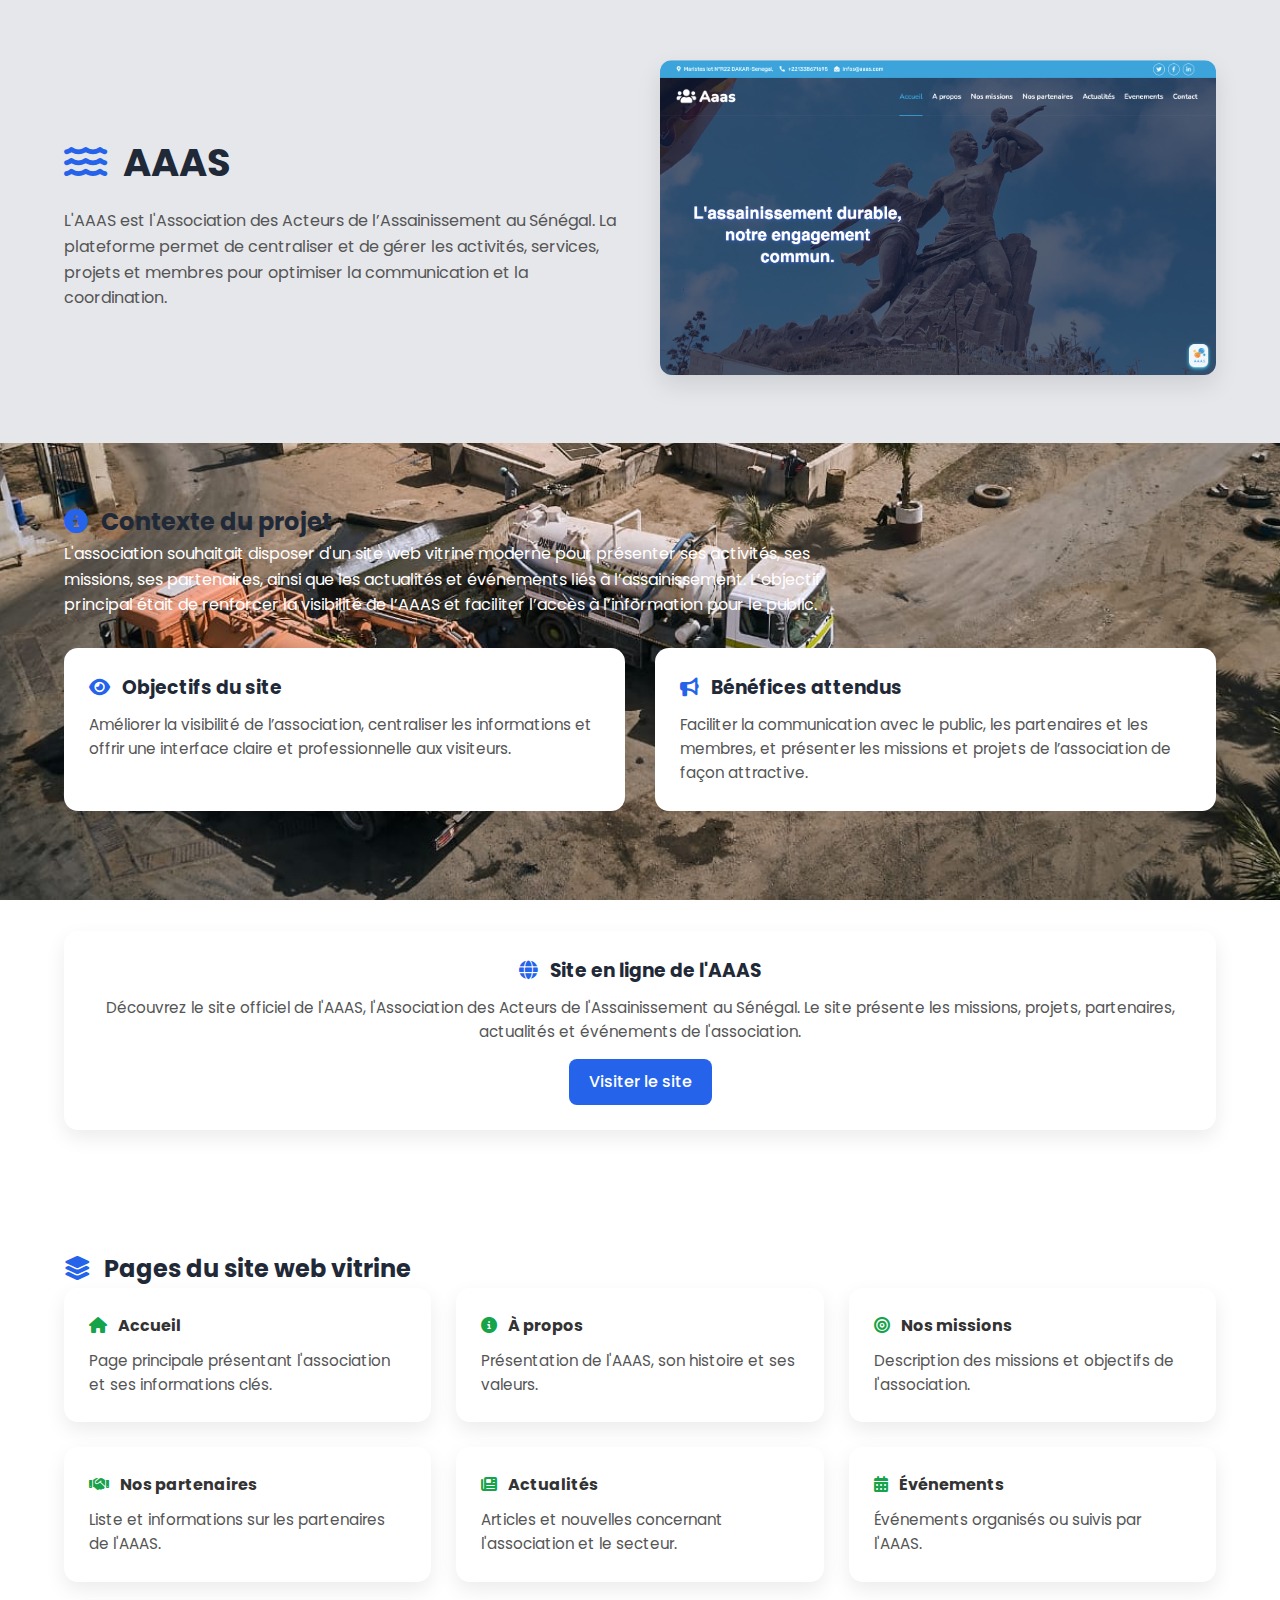
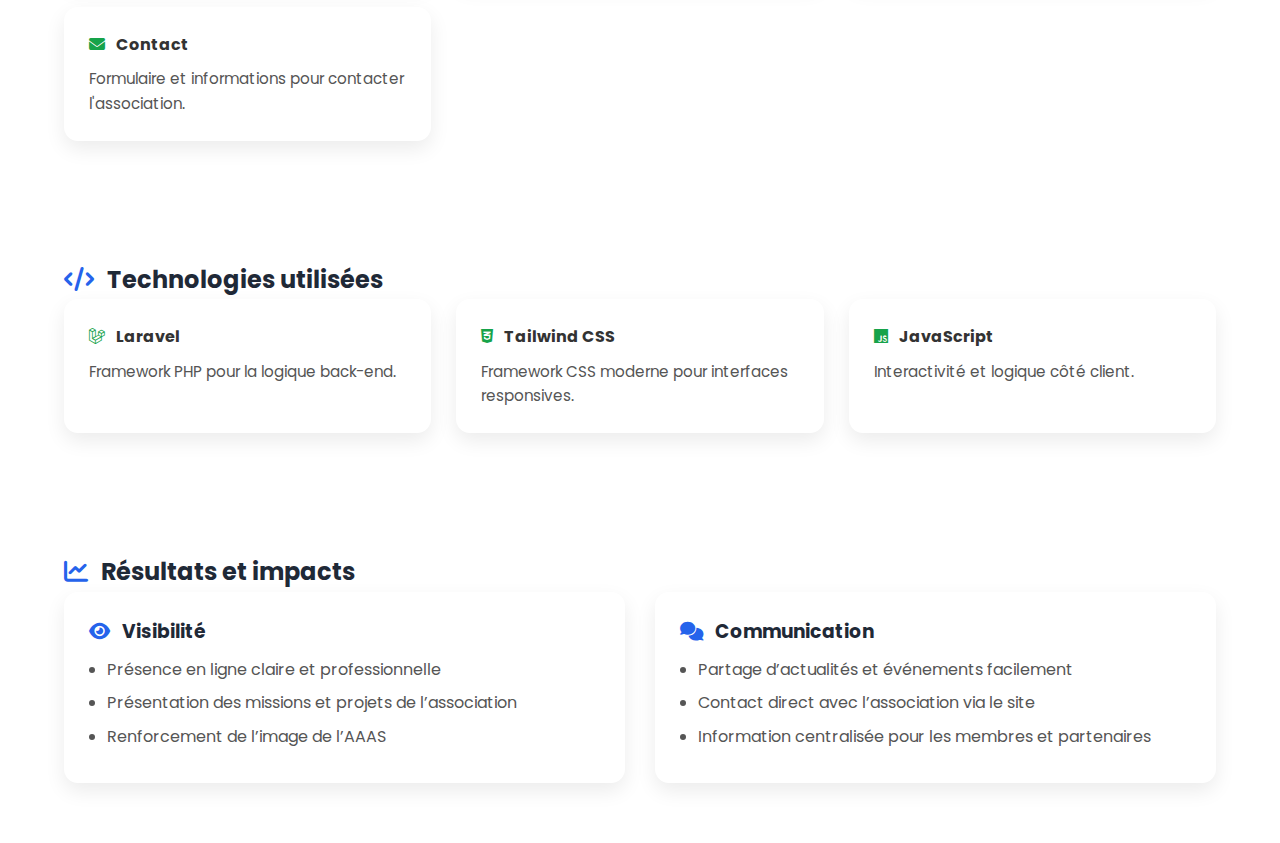
<file: aaas.html>
<!DOCTYPE html>
<html lang="fr">
<head>
    <meta charset="UTF-8">
    <title>AAAS – Association des Acteurs de l’Assainissement au Sénégal</title>
    <meta name="viewport" content="width=device-width, initial-scale=1.0">

    <!-- Google Font -->
    <link href="https://fonts.googleapis.com/css2?family=Poppins:wght@300;400;500;600;700&display=swap" rel="stylesheet">
    <!-- Font Awesome -->
    <link rel="stylesheet" href="https://cdnjs.cloudflare.com/ajax/libs/font-awesome/6.5.0/css/all.min.css">

    <style>
        *{margin:0;padding:0;box-sizing:border-box;}
        body{
    font-family:'Poppins', sans-serif;
    background: url('images/img9.jpeg') no-repeat center center fixed;
    background-size: cover;
    color:#333;
    line-height:1.6;
}
        .container{width:90%;max-width:1200px;margin:auto;}
        section{padding:60px 0;}
        h1,h2,h3{color:#1f2937;}

        /* HERO */
        .hero{background:#e5e7eb;}
        .hero-content{
            display:grid;
            grid-template-columns:1fr 1fr;
            gap:40px;
            align-items:center;
        }
        .hero h1{font-size:2.4rem;margin-bottom:15px;}
        .hero p{color:#555;}
        .hero img{
            width:100%;
            border-radius:12px;
            box-shadow:0 10px 25px rgba(0,0,0,.1);
        }

        /* GRIDS */
        .grid-2{display:grid;grid-template-columns:1fr 1fr;gap:30px;}
        .grid-3{display:grid;grid-template-columns:repeat(3,1fr);gap:25px;}

        /* CARD */
        .card{
            background:#fff;
            padding:25px;
            border-radius:14px;
            box-shadow:0 8px 20px rgba(0,0,0,.08);
        }
        .card h3,.card h4{margin-bottom:10px;}
        .card p{font-size:.95rem;color:#555;}

        i{margin-right:8px;color:#2563eb;}
        .grid-3 i{color:#16a34a;}

        /* VIDEO */
        .video-wrapper{
            display:flex;
            justify-content:center;
            margin-top:40px;
        }
        .video-card{
            max-width:900px;
            width:100%;
            text-align:center;
        }
        .video-card video{
            width:100%;
            border-radius:12px;
            margin-top:15px;
        }

        ul{padding-left:18px;}
        li{margin-bottom:8px;color:#555;}

        /* RESPONSIVE */
        @media(max-width:900px){
            .hero-content,.grid-2{grid-template-columns:1fr;}
            .grid-3{grid-template-columns:1fr 1fr;}
        }
        @media(max-width:600px){
            .grid-3{grid-template-columns:1fr;}
        }
    </style>
</head>
<body>

<!-- HERO -->
<section class="hero">
    <div class="container hero-content">
        <div>
            <h1><i class="fa-solid fa-water"></i> AAAS</h1>
            <p>
                L'AAAS est l'Association des Acteurs de l’Assainissement au Sénégal. La plateforme
                permet de centraliser et de gérer les activités, services, projets et membres
                pour optimiser la communication et la coordination.
            </p>
        </div>
        <div>
            <img src="images/aaas1.png" alt="Plateforme AAAS">
        </div>
    </div>
</section>

<!-- CONTEXTE -->
<section>
    <div class="container">
        <h2><i class="fa-solid fa-circle-info"></i> Contexte du projet</h2>
        <p style="max-width:800px;margin-bottom:30px;color:#ffffff;">
            L'association souhaitait disposer d'un site web vitrine moderne pour présenter ses activités,
            ses missions, ses partenaires, ainsi que les actualités et événements liés à l’assainissement.
            L’objectif principal était de renforcer la visibilité de l’AAAS et faciliter l’accès à l’information pour le public.
        </p>

        <div class="grid-2">
            <div class="card">
                <h3><i class="fa-solid fa-eye"></i> Objectifs du site</h3>
                <p>
                    Améliorer la visibilité de l’association, centraliser les informations et offrir une interface claire et professionnelle aux visiteurs.
                </p>
            </div>
            <div class="card">
                <h3><i class="fa-solid fa-bullhorn"></i> Bénéfices attendus</h3>
                <p>
                    Faciliter la communication avec le public, les partenaires et les membres, et présenter les missions et projets de l’association de façon attractive.
                </p>
            </div>
        </div>
    </div>
</section>


<!-- SITE EN LIGNE -->
<section>
    <div class="container">
        <div class="card" style="text-align:center;">
            <h3><i class="fa-solid fa-globe"></i> Site en ligne de l'AAAS</h3>
            <p>
                Découvrez le site officiel de l'AAAS, l'Association des Acteurs de l'Assainissement au Sénégal. 
                Le site présente les missions, projets, partenaires, actualités et événements de l'association.
            </p>
            <a href="https://aaas-sn.com" target="_blank" style="display:inline-block; margin-top:15px; padding:10px 20px; background:#2563eb; color:#fff; border-radius:8px; text-decoration:none; font-weight:500;">
                Visiter le site
            </a>
        </div>
    </div>
</section>


<!-- PAGES DU SITE VITRINE -->
<section>
    <div class="container">
        <h2><i class="fa-solid fa-layer-group"></i> Pages du site web vitrine</h2>

        <div class="grid-3">
            <div class="card">
                <h4><i class="fa-solid fa-house"></i> Accueil</h4>
                <p>Page principale présentant l'association et ses informations clés.</p>
            </div>
            <div class="card">
                <h4><i class="fa-solid fa-info-circle"></i> À propos</h4>
                <p>Présentation de l'AAAS, son histoire et ses valeurs.</p>
            </div>
            <div class="card">
                <h4><i class="fa-solid fa-bullseye"></i> Nos missions</h4>
                <p>Description des missions et objectifs de l'association.</p>
            </div>
            <div class="card">
                <h4><i class="fa-solid fa-handshake"></i> Nos partenaires</h4>
                <p>Liste et informations sur les partenaires de l'AAAS.</p>
            </div>
            <div class="card">
                <h4><i class="fa-solid fa-newspaper"></i> Actualités</h4>
                <p>Articles et nouvelles concernant l'association et le secteur.</p>
            </div>
            <div class="card">
                <h4><i class="fa-solid fa-calendar-days"></i> Événements</h4>
                <p>Événements organisés ou suivis par l'AAAS.</p>
            </div>
            <div class="card">
                <h4><i class="fa-solid fa-envelope"></i> Contact</h4>
                <p>Formulaire et informations pour contacter l'association.</p>
            </div>
        </div>
    </div>
</section>


<!-- TECHNOLOGIES -->
<section>
    <div class="container">
        <h2><i class="fa-solid fa-code"></i> Technologies utilisées</h2>

        <div class="grid-3">
            <div class="card">
                <h4><i class="fa-brands fa-laravel"></i> Laravel</h4>
                <p>Framework PHP pour la logique back-end.</p>
            </div>
            <div class="card">
                <h4><i class="fa-brands fa-css3-alt"></i> Tailwind CSS</h4>
                <p>Framework CSS moderne pour interfaces responsives.</p>
            </div>
            <div class="card">
                <h4><i class="fa-brands fa-js"></i> JavaScript</h4>
                <p>Interactivité et logique côté client.</p>
            </div>
        </div>
    </div>
</section>

<!-- RESULTATS -->
<section>
    <div class="container">
        <h2><i class="fa-solid fa-chart-line"></i> Résultats et impacts</h2>

        <div class="grid-2">
            <div class="card">
                <h3><i class="fa-solid fa-eye"></i> Visibilité</h3>
                <ul>
                    <li>Présence en ligne claire et professionnelle</li>
                    <li>Présentation des missions et projets de l’association</li>
                    <li>Renforcement de l’image de l’AAAS</li>
                </ul>
            </div>
            <div class="card">
                <h3><i class="fa-solid fa-comments"></i> Communication</h3>
                <ul>
                    <li>Partage d’actualités et événements facilement</li>
                    <li>Contact direct avec l’association via le site</li>
                    <li>Information centralisée pour les membres et partenaires</li>
                </ul>
            </div>
        </div>
    </div>
</section>


</body>
</html>
</file>
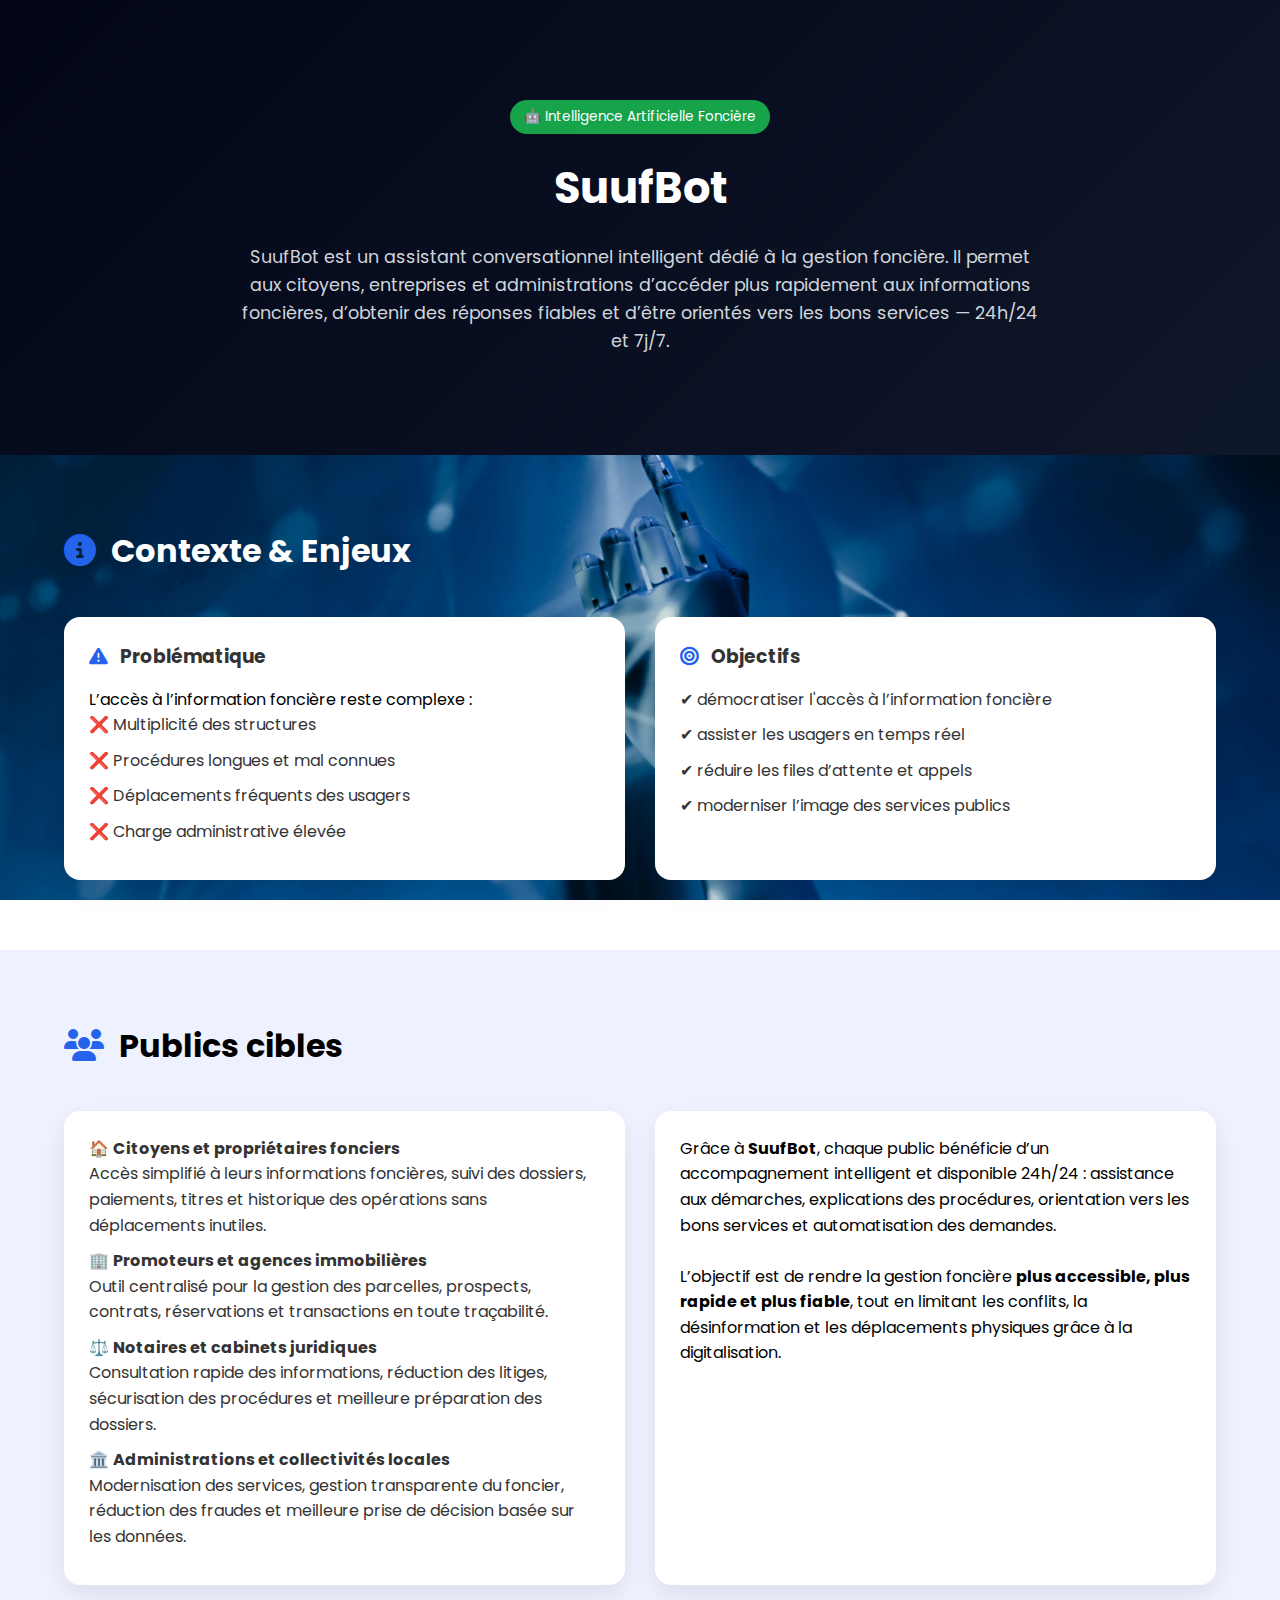
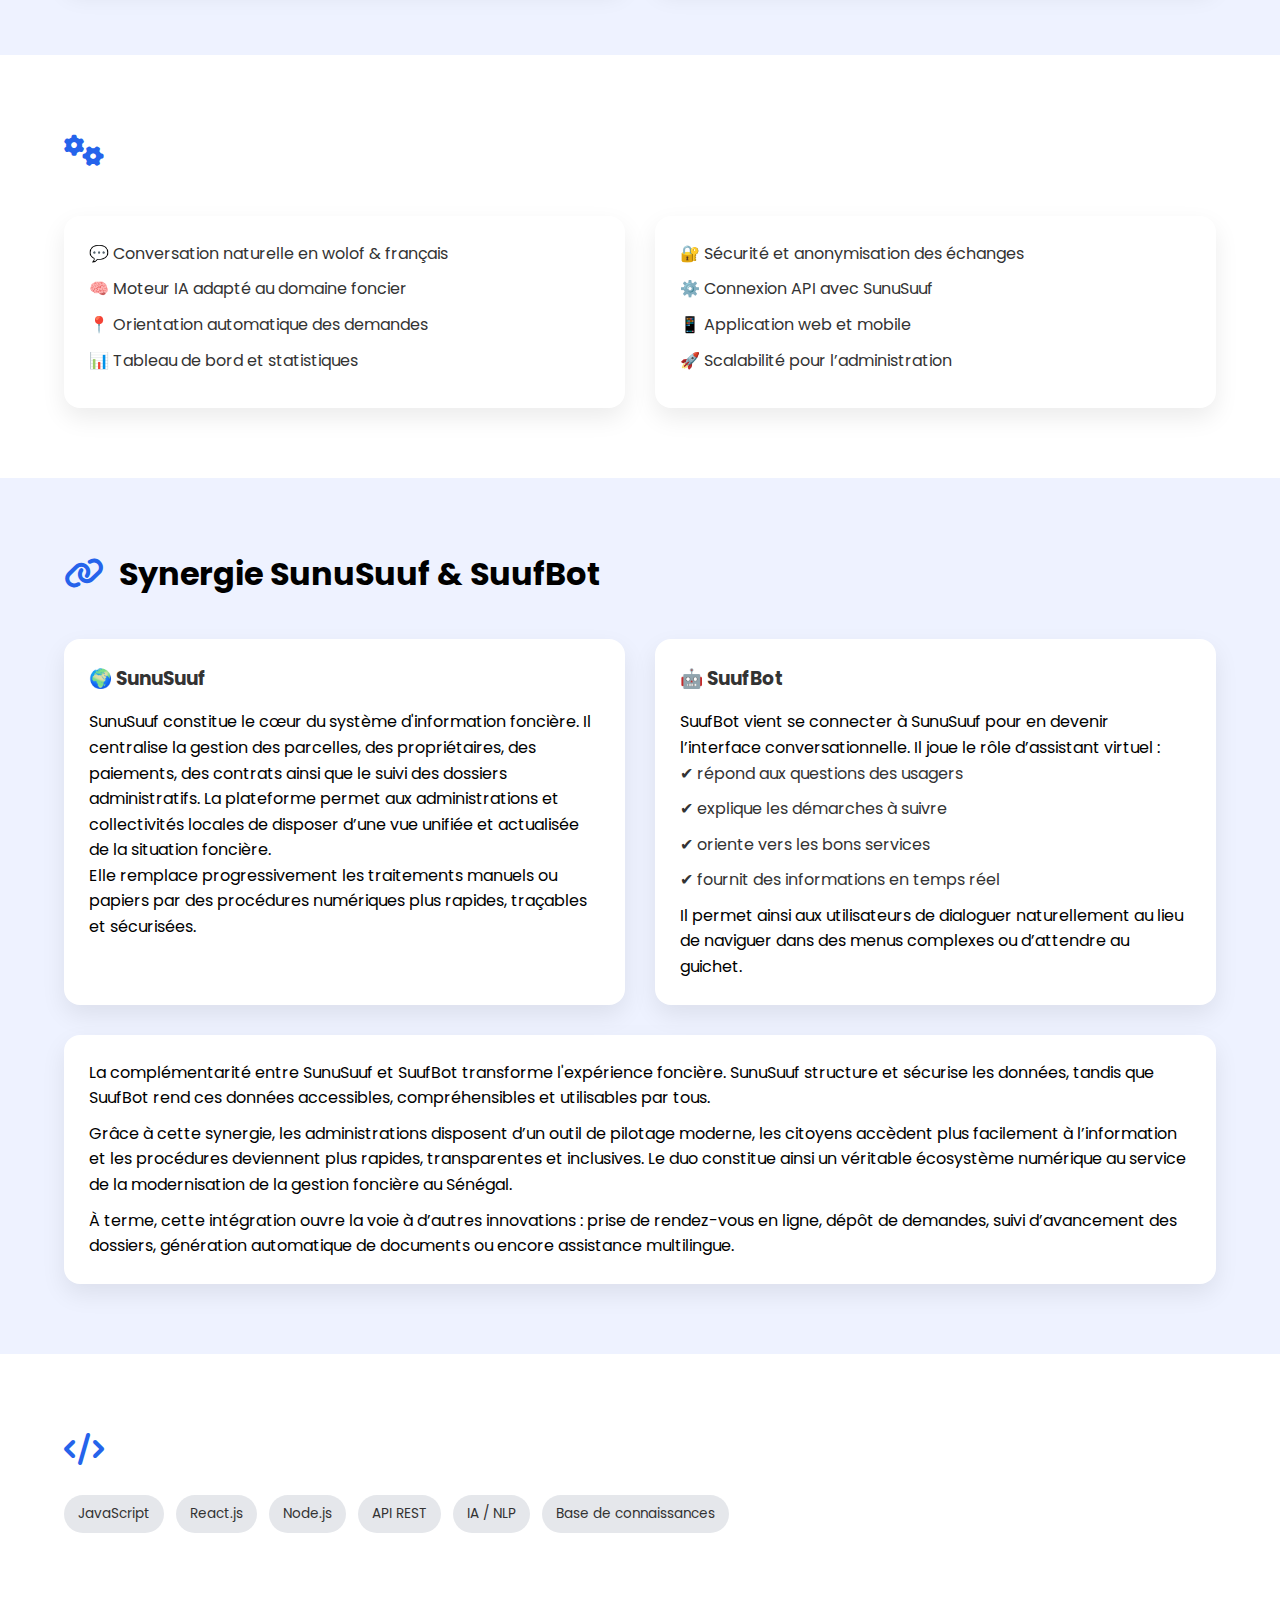
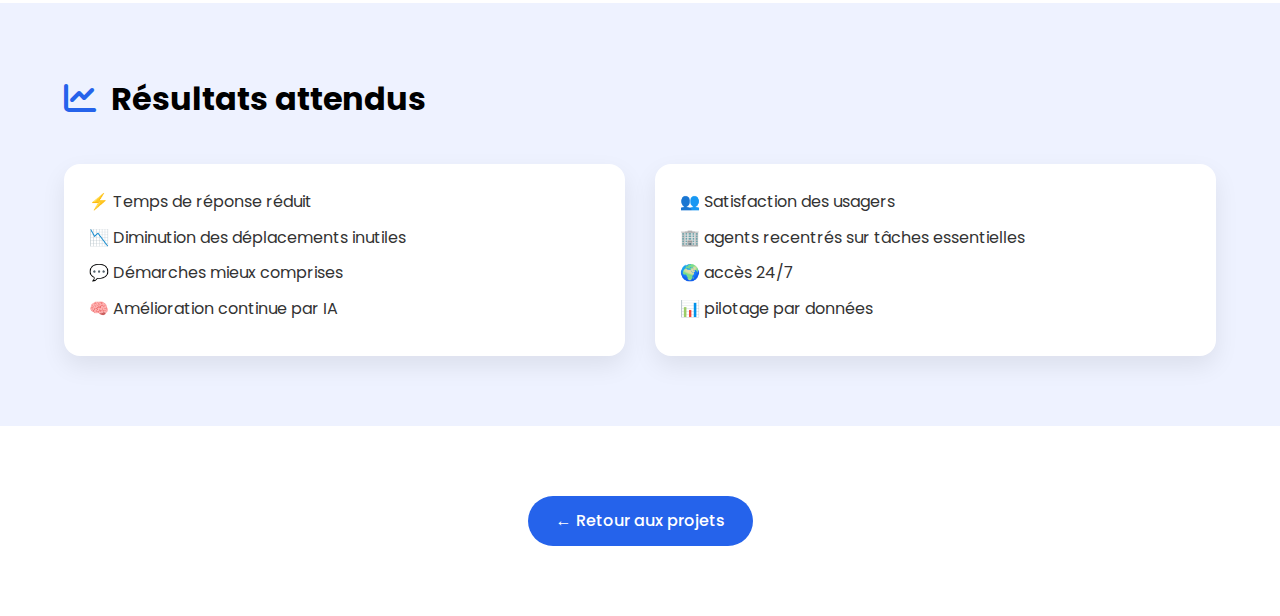
<file: suufbot.html>
<!DOCTYPE html>
<html lang="fr">
<head>
    <meta charset="UTF-8">
    <title>SuufBot – Assistant IA Foncière</title>
    <meta name="viewport" content="width=device-width, initial-scale=1.0">

    <!-- SEO -->
    <meta name="description" content="SuufBot est un assistant intelligent dédié au secteur foncier sénégalais. Il automatise les réponses, oriente les usagers et modernise l’accès à l’information foncière grâce à l’IA.">

    <!-- Google Fonts -->
    <link href="https://fonts.googleapis.com/css2?family=Poppins:wght@300;400;500;600;700&family=Inter:wght@400;500&display=swap" rel="stylesheet">

    <!-- Font Awesome -->
    <link rel="stylesheet" href="https://cdnjs.cloudflare.com/ajax/libs/font-awesome/6.5.0/css/all.min.css">

    <style>
        *{
            margin:0;
            padding:0;
            box-sizing:border-box;
        }

        body{
            font-family:'Poppins', sans-serif;
            background: url('images/ia.jpg') no-repeat center center fixed;
            background-size: cover;
            color:#333;
            line-height:1.6;
        }

        .overlay{
            background: rgba(0,0,0,0.5);
            min-height: 100vh;
        }

        .container{
            width:90%;
            max-width:1200px;
            margin:auto;
        }

        section{
            padding:70px 0;
        }

        h1,h2,h3{
            margin-bottom:15px;
        }

        h1{
            font-size:2.7rem;
        }

        h2{
            font-size:2rem;
            color:#ffffff;
        }

        p{
            color:#000;
        }

        /* HERO */
        .project-hero{
            background:linear-gradient(135deg,#020617,#0f172a);
            color:#fff;
            text-align:center;
            padding:100px 0;
        }

        .project-hero p{
            color:#d1d5db;
            max-width:800px;
            margin:20px auto 0;
            font-size:1.1rem;
        }

        .badge-ai{
            display:inline-block;
            background:#16a34a;
            color:#fff;
            padding:6px 14px;
            border-radius:20px;
            font-size:0.85rem;
            margin-bottom:20px;
        }

        /* GRID */
        .grid-2{
            display:grid;
            grid-template-columns:1fr 1fr;
            gap:30px;
            margin-top:40px;
        }

        .card{
            background:#fff;
            padding:25px;
            border-radius:16px;
            box-shadow:0 10px 25px rgba(0,0,0,0.08);
        }

        .card ul{
            list-style:none;
        }

        .card ul li{
            margin-bottom:10px;
        }

        .section-highlight{
            background:#eef2ff;
        }

        .mt-4{
            margin-top:30px;
        }

        .project-techs{
            display:flex;
            flex-wrap:wrap;
            gap:12px;
            margin-top:20px;
        }

        .project-techs span{
            background:#e5e7eb;
            padding:8px 14px;
            border-radius:20px;
            font-size:0.85rem;
        }

        /* BUTTON */
        .btn-details{
            display:inline-block;
            background:#2563eb;
            color:#fff;
            padding:12px 28px;
            border-radius:30px;
            text-decoration:none;
            font-weight:500;
            transition:background .3s ease;
        }

        .btn-details:hover{
            background:#1e40af;
        }

        i{
            margin-right:8px;
            color:#2563eb;
        }

        /* SCREENSHOTS */
        .screenshots-grid{
            display:grid;
            grid-template-columns:repeat(3, 1fr);
            gap:25px;
            margin-top:40px;
        }

        .screenshot-card{
            background:#fff;
            border-radius:16px;
            overflow:hidden;
            box-shadow:0 12px 30px rgba(0,0,0,0.15);
            text-align:center;
            transition:transform .3s ease;
        }

        .screenshot-card:hover{
            transform:translateY(-6px);
        }

        .screenshot-card img{
            width:100%;
            height:220px;
            object-fit:cover;
        }

        .screenshot-card p{
            padding:15px;
            font-size:0.9rem;
            color:#374151;
        }

        /* RESPONSIVE */
        @media(max-width:900px){
            .grid-2{grid-template-columns:1fr;}
            .screenshots-grid{grid-template-columns:1fr 1fr;}
            h1{font-size:2.2rem;}
        }

        @media(max-width:600px){
            .screenshots-grid{grid-template-columns:1fr;}
        }

    </style>
</head>

<body>

<!-- HERO -->
<section class="project-hero">
    <div class="container">
        <span class="badge-ai">🤖 Intelligence Artificielle Foncière</span>
        <h1>SuufBot</h1>
        <p>
            SuufBot est un assistant conversationnel intelligent dédié à la gestion foncière.
            Il permet aux citoyens, entreprises et administrations d’accéder plus rapidement
            aux informations foncières, d’obtenir des réponses fiables et d’être orientés
            vers les bons services — 24h/24 et 7j/7.
        </p>
    </div>
</section>

<!-- CONTEXTE -->
<section>
    <div class="container">
        <h2><i class="fa-solid fa-circle-info"></i> Contexte & Enjeux</h2>

        <div class="grid-2">
            <div class="card">
                <h3><i class="fa-solid fa-triangle-exclamation"></i> Problématique</h3>
                <p>
                    L’accès à l’information foncière reste complexe :
                </p>
                <ul>
                    <li>❌ Multiplicité des structures</li>
                    <li>❌ Procédures longues et mal connues</li>
                    <li>❌ Déplacements fréquents des usagers</li>
                    <li>❌ Charge administrative élevée</li>
                </ul>
            </div>

            <div class="card">
                <h3><i class="fa-solid fa-bullseye"></i> Objectifs</h3>
                <ul>
                    <li>✔ démocratiser l'accès à l’information foncière</li>
                    <li>✔ assister les usagers en temps réel</li>
                    <li>✔ réduire les files d’attente et appels</li>
                    <li>✔ moderniser l’image des services publics</li>
                </ul>
            </div>
        </div>
    </div>
</section>

<!-- PUBLICS CIBLES -->
<section class="section-highlight">
    <div class="container">
        <h2 style="color:#000;"><i class="fa-solid fa-users"></i> Publics cibles</h2>

        <div class="grid-2">
            <div class="card">
                <ul>
                    <li>🏠 <strong>Citoyens et propriétaires fonciers</strong><br>
                        Accès simplifié à leurs informations foncières, suivi des dossiers,
                        paiements, titres et historique des opérations sans déplacements inutiles.
                    </li>

                    <li>🏢 <strong>Promoteurs et agences immobilières</strong><br>
                        Outil centralisé pour la gestion des parcelles, prospects, contrats,
                        réservations et transactions en toute traçabilité.
                    </li>

                    <li>⚖️ <strong>Notaires et cabinets juridiques</strong><br>
                        Consultation rapide des informations, réduction des litiges,
                        sécurisation des procédures et meilleure préparation des dossiers.
                    </li>

                    <li>🏛️ <strong>Administrations et collectivités locales</strong><br>
                        Modernisation des services, gestion transparente du foncier,
                        réduction des fraudes et meilleure prise de décision basée sur les données.
                    </li>
                </ul>
            </div>

            <div class="card">
                <p>
                    Grâce à <strong>SuufBot</strong>, chaque public bénéficie d’un accompagnement
                    intelligent et disponible 24h/24 : assistance aux démarches, explications des
                    procédures, orientation vers les bons services et automatisation des demandes.
                    <br><br>
                    L’objectif est de rendre la gestion foncière <strong>plus accessible, plus rapide
                    et plus fiable</strong>, tout en limitant les conflits, la désinformation et les
                    déplacements physiques grâce à la digitalisation.
                </p>
            </div>
        </div>
    </div>
</section>


<!-- FONCTIONNALITÉS -->
<section>
    <div class="container">
        <h2><i class="fa-solid fa-gears"></i> Fonctionnalités clés</h2>

        <div class="grid-2">
            <div class="card">
                <ul>
                    <li>💬 Conversation naturelle en wolof & français</li>
                    <li>🧠 Moteur IA adapté au domaine foncier</li>
                    <li>📍 Orientation automatique des demandes</li>
                    <li>📊 Tableau de bord et statistiques</li>
                </ul>
            </div>

            <div class="card">
                <ul>
                    <li>🔐 Sécurité et anonymisation des échanges</li>
                    <li>⚙️ Connexion API avec SunuSuuf</li>
                    <li>📱 Application web et mobile</li>
                    <li>🚀 Scalabilité pour l’administration</li>
                </ul>
            </div>
        </div>
    </div>
</section>

<!-- SYNERGIE -->
<section class="section-highlight">
    <div class="container">
        <h2 style="max-width:800px;color:#000000;">
            <i class="fa-solid fa-link"></i> Synergie SunuSuuf & SuufBot
        </h2>

        <div class="grid-2">
            <div class="card">
                <h3>🌍 SunuSuuf</h3>
                <p>
                    SunuSuuf constitue le cœur du système d'information foncière.
                    Il centralise la gestion des parcelles, des propriétaires, des paiements,
                    des contrats ainsi que le suivi des dossiers administratifs.
                    La plateforme permet aux administrations et collectivités locales
                    de disposer d’une vue unifiée et actualisée de la situation foncière.
                </p>
                <p>
                    Elle remplace progressivement les traitements manuels ou papiers
                    par des procédures numériques plus rapides, traçables et sécurisées.
                </p>
            </div>

            <div class="card">
                <h3>🤖 SuufBot</h3>
                <p>
                    SuufBot vient se connecter à SunuSuuf pour en devenir l’interface
                    conversationnelle. Il joue le rôle d’assistant virtuel :
                </p>
                <ul>
                    <li>✔ répond aux questions des usagers</li>
                    <li>✔ explique les démarches à suivre</li>
                    <li>✔ oriente vers les bons services</li>
                    <li>✔ fournit des informations en temps réel</li>
                </ul>
                <p>
                    Il permet ainsi aux utilisateurs de dialoguer naturellement
                    au lieu de naviguer dans des menus complexes ou d’attendre au guichet.
                </p>
            </div>
        </div>

        <div class="card mt-4">
            <p>
                La complémentarité entre SunuSuuf et SuufBot transforme l'expérience foncière.
                SunuSuuf structure et sécurise les données, tandis que SuufBot rend ces données
                accessibles, compréhensibles et utilisables par tous.
            </p>

            <p style="margin-top:10px;">
                Grâce à cette synergie, les administrations disposent d’un outil de pilotage moderne,
                les citoyens accèdent plus facilement à l’information et les procédures deviennent
                plus rapides, transparentes et inclusives. Le duo constitue ainsi un véritable
                écosystème numérique au service de la modernisation de la gestion foncière au Sénégal.
            </p>

            <p style="margin-top:10px;">
                À terme, cette intégration ouvre la voie à d’autres innovations :
                prise de rendez-vous en ligne, dépôt de demandes, suivi d’avancement des dossiers,
                génération automatique de documents ou encore assistance multilingue.
            </p>
        </div>
    </div>
</section>


<!-- TECHNOLOGIES -->
<section>
    <div class="container">
        <h2><i class="fa-solid fa-code"></i> Technologies utilisées</h2>
        <div class="project-techs">
            <span>JavaScript</span>
            <span>React.js</span>
            <span>Node.js</span>
            <span>API REST</span>
            <span>IA / NLP</span>
            <span>Base de connaissances</span>
        </div>
    </div>
</section>

<!-- RESULTATS -->
<section class="section-highlight">
    <div class="container">
        <h2 style="color:#000;"><i class="fa-solid fa-chart-line"></i> Résultats attendus</h2>

        <div class="grid-2">
            <div class="card">
                <ul>
                    <li>⚡ Temps de réponse réduit</li>
                    <li>📉 Diminution des déplacements inutiles</li>
                    <li>💬 Démarches mieux comprises</li>
                    <li>🧠 Amélioration continue par IA</li>
                </ul>
            </div>

            <div class="card">
                <ul>
                    <li>👥 Satisfaction des usagers</li>
                    <li>🏢 agents recentrés sur tâches essentielles</li>
                    <li>🌍 accès 24/7</li>
                    <li>📊 pilotage par données</li>
                </ul>
            </div>
        </div>
    </div>
</section>

<!-- RETOUR -->
<section>
    <div class="container" style="text-align:center;">
        <a href="index.html#projects" class="btn-details">
            ← Retour aux projets
        </a>
    </div>
</section>

</body>
</html>
</file>
<file: css/vendor.css>
/* ===================================================================
 * Hudson Third-party Stylesheets
 * Template Ver. 1.0.0
 * 04-03-2023
 * -------------------------------------------------------------------
 *
 * TOC:
 * # PrismJS 
 * # Swiper
 * # GLightbox
 *
 * ------------------------------------------------------------------- */
 

/* ===================================================================
 * # PrismJS 1.20.0
 *   https://prismjs.com/download.html#themes=prism-okaidia&languages=markup+css+clike+javascript+markup-templating+php 
 *   
 *   okaidia theme for JavaScript, CSS and HTML
 *   Loosely based on Monokai textmate theme by http://www.monokai.nl/
 *   @author ocodia
 * ------------------------------------------------------------------- */
code[class*=language-],
pre[class*=language-] {
    color          : #f8f8f2;
    background     : none;
    text-shadow    : 0 1px rgba(0, 0, 0, 0.3);
    font-family    : var(--font-mono);
    font-size      : calc(var(--text-size) * 0.9444);
    text-align     : left;
    white-space    : pre;
    word-spacing   : normal;
    word-break     : normal;
    word-wrap      : normal;
    line-height    : var(--vspace-1);
    -moz-tab-size  : 4;
    -o-tab-size    : 4;
    tab-size       : 4;
    -webkit-hyphens: none;
    hyphens        : none;
}

/* Code blocks */
pre[class*=language-] {
    padding : var(--vspace-0_5) 0 var(--vspace-1);
    margin  : var(--vspace-1) 0;
    overflow: auto;
}

:not(pre)>code[class*=language-],
pre[class*=language-] {
    background: #272822;
}

/* Inline code */
:not(pre)>code[class*=language-] {
    padding    : 0.1em;
    white-space: normal;
}

.token.comment,
.token.prolog,
.token.doctype,
.token.cdata {
    color: slategray;
}

.token.punctuation {
    color: #f8f8f2;
}

.token.namespace {
    opacity: 0.7;
}

.token.property,
.token.tag,
.token.constant,
.token.symbol,
.token.deleted {
    color: #f92672;
}

.token.boolean,
.token.number {
    color: #ae81ff;
}

.token.selector,
.token.attr-name,
.token.string,
.token.char,
.token.builtin,
.token.inserted {
    color: #a6e22e;
}

.token.operator,
.token.entity,
.token.url,
.language-css .token.string,
.style .token.string,
.token.variable {
    color: #f8f8f2;
}

.token.atrule,
.token.attr-value,
.token.function,
.token.class-name {
    color: #e6db74;
}

.token.keyword {
    color: #66d9ef;
}

.token.regex,
.token.important {
    color: #fd971f;
}

.token.important,
.token.bold {
    font-weight: bold;
}

.token.italic {
    font-style: italic;
}

.token.entity {
    cursor: help;
}


/* ===================================================================
 * # Swiper 6.4.5
 *   Most modern mobile touch slider and framework with hardware accelerated transitions
 *   https://swiperjs.com
 *
 *   Copyright 2014-2020 Vladimir Kharlampidi
 *
 *   Released under the MIT License
 *
 *   Released on: December 18, 2020
 * ------------------------------------------------------------------- */
@font-face {
    font-family: "swiper-icons";
    src        : url("data:application/font-woff;charset=utf-8;base64, [base64]//wADZ2x5ZgAAAywAAADMAAAD2MHtryVoZWFkAAABbAAAADAAAAA2E2+eoWhoZWEAAAGcAAAAHwAAACQC9gDzaG10eAAAAigAAAAZAAAArgJkABFsb2NhAAAC0AAAAFoAAABaFQAUGG1heHAAAAG8AAAAHwAAACAAcABAbmFtZQAAA/gAAAE5AAACXvFdBwlwb3N0AAAFNAAAAGIAAACE5s74hXjaY2BkYGAAYpf5Hu/j+W2+MnAzMYDAzaX6QjD6/4//Bxj5GA8AuRwMYGkAPywL13jaY2BkYGA88P8Agx4j+/8fQDYfA1AEBWgDAIB2BOoAeNpjYGRgYNBh4GdgYgABEMnIABJzYNADCQAACWgAsQB42mNgYfzCOIGBlYGB0YcxjYGBwR1Kf2WQZGhhYGBiYGVmgAFGBiQQkOaawtDAoMBQxXjg/wEGPcYDDA4wNUA2CCgwsAAAO4EL6gAAeNpj2M0gyAACqxgGNWBkZ2D4/wMA+xkDdgAAAHjaY2BgYGaAYBkGRgYQiAHyGMF8FgYHIM3DwMHABGQrMOgyWDLEM1T9/w8UBfEMgLzE////P/5//f/V/xv+r4eaAAeMbAxwIUYmIMHEgKYAYjUcsDAwsLKxc3BycfPw8jEQA/[base64]/uznmfPFBNODM2K7MTQ45YEAZqGP81AmGGcF3iPqOop0r1SPTaTbVkfUe4HXj97wYE+yNwWYxwWu4v1ugWHgo3S1XdZEVqWM7ET0cfnLGxWfkgR42o2PvWrDMBSFj/IHLaF0zKjRgdiVMwScNRAoWUoH78Y2icB/yIY09An6AH2Bdu/UB+yxopYshQiEvnvu0dURgDt8QeC8PDw7Fpji3fEA4z/PEJ6YOB5hKh4dj3EvXhxPqH/SKUY3rJ7srZ4FZnh1PMAtPhwP6fl2PMJMPDgeQ4rY8YT6Gzao0eAEA409DuggmTnFnOcSCiEiLMgxCiTI6Cq5DZUd3Qmp10vO0LaLTd2cjN4fOumlc7lUYbSQcZFkutRG7g6JKZKy0RmdLY680CDnEJ+UMkpFFe1RN7nxdVpXrC4aTtnaurOnYercZg2YVmLN/d/gczfEimrE/fs/bOuq29Zmn8tloORaXgZgGa78yO9/cnXm2BpaGvq25Dv9S4E9+5SIc9PqupJKhYFSSl47+Qcr1mYNAAAAeNptw0cKwkAAAMDZJA8Q7OUJvkLsPfZ6zFVERPy8qHh2YER+3i/BP83vIBLLySsoKimrqKqpa2hp6+jq6RsYGhmbmJqZSy0sraxtbO3sHRydnEMU4uR6yx7JJXveP7WrDycAAAAAAAH//wACeNpjYGRgYOABYhkgZgJCZgZNBkYGLQZtIJsFLMYAAAw3ALgAeNolizEKgDAQBCchRbC2sFER0YD6qVQiBCv/H9ezGI6Z5XBAw8CBK/m5iQQVauVbXLnOrMZv2oLdKFa8Pjuru2hJzGabmOSLzNMzvutpB3N42mNgZGBg4GKQYzBhYMxJLMlj4GBgAYow/P/PAJJhLM6sSoWKfWCAAwDAjgbRAAB42mNgYGBkAIIbCZo5IPrmUn0hGA0AO8EFTQAA") format("woff");
    font-weight: 400;
    font-style : normal;
}

:root {
    --swiper-theme-color: #007aff;
}

.swiper-container {
    margin-left : auto;
    margin-right: auto;
    position    : relative;
    overflow    : hidden;
    list-style  : none;
    padding     : 0;
    /* Fix of Webkit flickering */
    z-index     : 1;
}

.swiper-container-vertical>.swiper-wrapper {
    flex-direction: column;
}

.swiper-wrapper {
    position           : relative;
    width              : 100%;
    height             : 100%;
    z-index            : 1;
    display            : flex;
    transition-property: transform;
    box-sizing         : content-box;
}

.swiper-container-android .swiper-slide,
.swiper-wrapper {
    transform: translate3d(0px, 0, 0);
}

.swiper-container-multirow>.swiper-wrapper {
    flex-wrap: wrap;
}

.swiper-container-multirow-column>.swiper-wrapper {
    flex-wrap     : wrap;
    flex-direction: column;
}

.swiper-container-free-mode>.swiper-wrapper {
    transition-timing-function: ease-out;
    margin                    : 0 auto;
}

.swiper-slide {
    flex-shrink        : 0;
    width              : 100%;
    height             : 100%;
    position           : relative;
    transition-property: transform;
}

.swiper-slide-invisible-blank {
    visibility: hidden;
}

/* Auto Height */
.swiper-container-autoheight,
.swiper-container-autoheight .swiper-slide {
    height: auto;
}

.swiper-container-autoheight .swiper-wrapper {
    align-items        : flex-start;
    transition-property: transform, height;
}

/* 3D Effects */
.swiper-container-3d {
    perspective: 1200px;
}

.swiper-container-3d .swiper-wrapper,
.swiper-container-3d .swiper-slide,
.swiper-container-3d .swiper-slide-shadow-left,
.swiper-container-3d .swiper-slide-shadow-right,
.swiper-container-3d .swiper-slide-shadow-top,
.swiper-container-3d .swiper-slide-shadow-bottom,
.swiper-container-3d .swiper-cube-shadow {
    transform-style: preserve-3d;
}

.swiper-container-3d .swiper-slide-shadow-left,
.swiper-container-3d .swiper-slide-shadow-right,
.swiper-container-3d .swiper-slide-shadow-top,
.swiper-container-3d .swiper-slide-shadow-bottom {
    position      : absolute;
    left          : 0;
    top           : 0;
    width         : 100%;
    height        : 100%;
    pointer-events: none;
    z-index       : 10;
}

.swiper-container-3d .swiper-slide-shadow-left {
    background-image: linear-gradient(to left, rgba(0, 0, 0, 0.5), rgba(0, 0, 0, 0));
}

.swiper-container-3d .swiper-slide-shadow-right {
    background-image: linear-gradient(to right, rgba(0, 0, 0, 0.5), rgba(0, 0, 0, 0));
}

.swiper-container-3d .swiper-slide-shadow-top {
    background-image: linear-gradient(to top, rgba(0, 0, 0, 0.5), rgba(0, 0, 0, 0));
}

.swiper-container-3d .swiper-slide-shadow-bottom {
    background-image: linear-gradient(to bottom, rgba(0, 0, 0, 0.5), rgba(0, 0, 0, 0));
}

/* CSS Mode */
.swiper-container-css-mode>.swiper-wrapper {
    overflow          : auto;
    scrollbar-width   : none;
    /* For Firefox */
    -ms-overflow-style: none;
    /* For Internet Explorer and Edge */
}

.swiper-container-css-mode>.swiper-wrapper::-webkit-scrollbar {
    display: none;
}

.swiper-container-css-mode>.swiper-wrapper>.swiper-slide {
    scroll-snap-align: start start;
}

.swiper-container-horizontal.swiper-container-css-mode>.swiper-wrapper {
    scroll-snap-type: x mandatory;
}

.swiper-container-vertical.swiper-container-css-mode>.swiper-wrapper {
    scroll-snap-type: y mandatory;
}

:root {
    --swiper-navigation-size : 44px;
    /*
    --swiper-navigation-color: var(--swiper-theme-color);
    */
}

.swiper-button-prev,
.swiper-button-next {
    position       : absolute;
    top            : 50%;
    width          : calc(var(--swiper-navigation-size) / 44 * 27);
    height         : var(--swiper-navigation-size);
    margin-top     : calc(-1 * var(--swiper-navigation-size) / 2);
    z-index        : 10;
    cursor         : pointer;
    display        : flex;
    align-items    : center;
    justify-content: center;
    color          : var(--swiper-navigation-color, var(--swiper-theme-color));
}

.swiper-button-prev.swiper-button-disabled,
.swiper-button-next.swiper-button-disabled {
    opacity       : 0.35;
    cursor        : auto;
    pointer-events: none;
}

.swiper-button-prev:after,
.swiper-button-next:after {
    font-family   : swiper-icons;
    font-size     : var(--swiper-navigation-size);
    text-transform: none !important;
    letter-spacing: 0;
    text-transform: none;
    font-variant  : initial;
    line-height   : 1;
}

.swiper-button-prev,
.swiper-container-rtl .swiper-button-next {
    left : 10px;
    right: auto;
}

.swiper-button-prev:after,
.swiper-container-rtl .swiper-button-next:after {
    content: "prev";
}

.swiper-button-next,
.swiper-container-rtl .swiper-button-prev {
    right: 10px;
    left : auto;
}

.swiper-button-next:after,
.swiper-container-rtl .swiper-button-prev:after {
    content: "next";
}

.swiper-button-prev.swiper-button-white,
.swiper-button-next.swiper-button-white {
    --swiper-navigation-color: #ffffff;
}

.swiper-button-prev.swiper-button-black,
.swiper-button-next.swiper-button-black {
    --swiper-navigation-color: #000000;
}

.swiper-button-lock {
    display: none;
}

:root {
    /*
    --swiper-pagination-color: var(--swiper-theme-color);
    */
}

.swiper-pagination {
    position  : absolute;
    text-align: center;
    transition: 300ms opacity;
    transform : translate3d(0, 0, 0);
    z-index   : 10;
}

.swiper-pagination.swiper-pagination-hidden {
    opacity: 0;
}

/* Common Styles */
.swiper-pagination-fraction,
.swiper-pagination-custom,
.swiper-container-horizontal>.swiper-pagination-bullets {
    bottom: 10px;
    left  : 0;
    width : 100%;
}

/* Bullets */
.swiper-pagination-bullets-dynamic {
    overflow : hidden;
    font-size: 0;
}

.swiper-pagination-bullets-dynamic .swiper-pagination-bullet {
    transform: scale(0.33);
    position : relative;
}

.swiper-pagination-bullets-dynamic .swiper-pagination-bullet-active {
    transform: scale(1);
}

.swiper-pagination-bullets-dynamic .swiper-pagination-bullet-active-main {
    transform: scale(1);
}

.swiper-pagination-bullets-dynamic .swiper-pagination-bullet-active-prev {
    transform: scale(0.66);
}

.swiper-pagination-bullets-dynamic .swiper-pagination-bullet-active-prev-prev {
    transform: scale(0.33);
}

.swiper-pagination-bullets-dynamic .swiper-pagination-bullet-active-next {
    transform: scale(0.66);
}

.swiper-pagination-bullets-dynamic .swiper-pagination-bullet-active-next-next {
    transform: scale(0.33);
}

.swiper-pagination-bullet {
    width        : 8px;
    height       : 8px;
    display      : inline-block;
    border-radius: 100%;
    background   : #000;
    opacity      : 0.2;
}

button.swiper-pagination-bullet {
    border            : none;
    margin            : 0;
    padding           : 0;
    box-shadow        : none;
    -webkit-appearance: none;
    -moz-appearance   : none;
    appearance        : none;
}

.swiper-pagination-clickable .swiper-pagination-bullet {
    cursor: pointer;
}

.swiper-pagination-bullet-active {
    opacity   : 1;
    background: var(--swiper-pagination-color, var(--swiper-theme-color));
}

.swiper-container-vertical>.swiper-pagination-bullets {
    right    : 10px;
    top      : 50%;
    transform: translate3d(0px, -50%, 0);
}

.swiper-container-vertical>.swiper-pagination-bullets .swiper-pagination-bullet {
    margin : 6px 0;
    display: block;
}

.swiper-container-vertical>.swiper-pagination-bullets.swiper-pagination-bullets-dynamic {
    top      : 50%;
    transform: translateY(-50%);
    width    : 8px;
}

.swiper-container-vertical>.swiper-pagination-bullets.swiper-pagination-bullets-dynamic .swiper-pagination-bullet {
    display   : inline-block;
    transition: 200ms transform, 200ms top;
}

.swiper-container-horizontal>.swiper-pagination-bullets .swiper-pagination-bullet {
    margin: 0 4px;
}

.swiper-container-horizontal>.swiper-pagination-bullets.swiper-pagination-bullets-dynamic {
    left       : 50%;
    transform  : translateX(-50%);
    white-space: nowrap;
}

.swiper-container-horizontal>.swiper-pagination-bullets.swiper-pagination-bullets-dynamic .swiper-pagination-bullet {
    transition: 200ms transform, 200ms left;
}

.swiper-container-horizontal.swiper-container-rtl>.swiper-pagination-bullets-dynamic .swiper-pagination-bullet {
    transition: 200ms transform, 200ms right;
}

/* Progress */
.swiper-pagination-progressbar {
    background: rgba(0, 0, 0, 0.25);
    position  : absolute;
}

.swiper-pagination-progressbar .swiper-pagination-progressbar-fill {
    background      : var(--swiper-pagination-color, var(--swiper-theme-color));
    position        : absolute;
    left            : 0;
    top             : 0;
    width           : 100%;
    height          : 100%;
    transform       : scale(0);
    transform-origin: left top;
}

.swiper-container-rtl .swiper-pagination-progressbar .swiper-pagination-progressbar-fill {
    transform-origin: right top;
}

.swiper-container-horizontal>.swiper-pagination-progressbar,
.swiper-container-vertical>.swiper-pagination-progressbar.swiper-pagination-progressbar-opposite {
    width : 100%;
    height: 4px;
    left  : 0;
    top   : 0;
}

.swiper-container-vertical>.swiper-pagination-progressbar,
.swiper-container-horizontal>.swiper-pagination-progressbar.swiper-pagination-progressbar-opposite {
    width : 4px;
    height: 100%;
    left  : 0;
    top   : 0;
}

.swiper-pagination-white {
    --swiper-pagination-color: #ffffff;
}

.swiper-pagination-black {
    --swiper-pagination-color: #000000;
}

.swiper-pagination-lock {
    display: none;
}

/* Scrollbar */
.swiper-scrollbar {
    border-radius   : 10px;
    position        : relative;
    -ms-touch-action: none;
    background      : rgba(0, 0, 0, 0.1);
}

.swiper-container-horizontal>.swiper-scrollbar {
    position: absolute;
    left    : 1%;
    bottom  : 3px;
    z-index : 50;
    height  : 5px;
    width   : 98%;
}

.swiper-container-vertical>.swiper-scrollbar {
    position: absolute;
    right   : 3px;
    top     : 1%;
    z-index : 50;
    width   : 5px;
    height  : 98%;
}

.swiper-scrollbar-drag {
    height       : 100%;
    width        : 100%;
    position     : relative;
    background   : rgba(0, 0, 0, 0.5);
    border-radius: 10px;
    left         : 0;
    top          : 0;
}

.swiper-scrollbar-cursor-drag {
    cursor: move;
}

.swiper-scrollbar-lock {
    display: none;
}

.swiper-zoom-container {
    width          : 100%;
    height         : 100%;
    display        : flex;
    justify-content: center;
    align-items    : center;
    text-align     : center;
}

.swiper-zoom-container>img,
.swiper-zoom-container>svg,
.swiper-zoom-container>canvas {
    max-width    : 100%;
    max-height   : 100%;
    -o-object-fit: contain;
    object-fit   : contain;
}

.swiper-slide-zoomed {
    cursor: move;
}

/* Preloader */
:root {
    /*
    --swiper-preloader-color: var(--swiper-theme-color);
    */
}

.swiper-lazy-preloader {
    width           : 42px;
    height          : 42px;
    position        : absolute;
    left            : 50%;
    top             : 50%;
    margin-left     : -21px;
    margin-top      : -21px;
    z-index         : 10;
    transform-origin: 50%;
    animation       : swiper-preloader-spin 1s infinite linear;
    box-sizing      : border-box;
    border          : 4px solid var(--swiper-preloader-color, var(--swiper-theme-color));
    border-radius   : 50%;
    border-top-color: transparent;
}

.swiper-lazy-preloader-white {
    --swiper-preloader-color: #fff;
}

.swiper-lazy-preloader-black {
    --swiper-preloader-color: #000;
}

@keyframes swiper-preloader-spin {
    100% {
        transform: rotate(360deg);
    }
}

/* a11y */
.swiper-container .swiper-notification {
    position      : absolute;
    left          : 0;
    top           : 0;
    pointer-events: none;
    opacity       : 0;
    z-index       : -1000;
}

.swiper-container-fade.swiper-container-free-mode .swiper-slide {
    transition-timing-function: ease-out;
}

.swiper-container-fade .swiper-slide {
    pointer-events     : none;
    transition-property: opacity;
}

.swiper-container-fade .swiper-slide .swiper-slide {
    pointer-events: none;
}

.swiper-container-fade .swiper-slide-active,
.swiper-container-fade .swiper-slide-active .swiper-slide-active {
    pointer-events: auto;
}

.swiper-container-cube {
    overflow: visible;
}

.swiper-container-cube .swiper-slide {
    pointer-events             : none;
    -webkit-backface-visibility: hidden;
    backface-visibility        : hidden;
    z-index                    : 1;
    visibility                 : hidden;
    transform-origin           : 0 0;
    width                      : 100%;
    height                     : 100%;
}

.swiper-container-cube .swiper-slide .swiper-slide {
    pointer-events: none;
}

.swiper-container-cube.swiper-container-rtl .swiper-slide {
    transform-origin: 100% 0;
}

.swiper-container-cube .swiper-slide-active,
.swiper-container-cube .swiper-slide-active .swiper-slide-active {
    pointer-events: auto;
}

.swiper-container-cube .swiper-slide-active,
.swiper-container-cube .swiper-slide-next,
.swiper-container-cube .swiper-slide-prev,
.swiper-container-cube .swiper-slide-next+.swiper-slide {
    pointer-events: auto;
    visibility    : visible;
}

.swiper-container-cube .swiper-slide-shadow-top,
.swiper-container-cube .swiper-slide-shadow-bottom,
.swiper-container-cube .swiper-slide-shadow-left,
.swiper-container-cube .swiper-slide-shadow-right {
    z-index                    : 0;
    -webkit-backface-visibility: hidden;
    backface-visibility        : hidden;
}

.swiper-container-cube .swiper-cube-shadow {
    position  : absolute;
    left      : 0;
    bottom    : 0px;
    width     : 100%;
    height    : 100%;
    background: #000;
    opacity   : 0.6;
    filter    : blur(50px);
    z-index   : 0;
}

.swiper-container-flip {
    overflow: visible;
}

.swiper-container-flip .swiper-slide {
    pointer-events             : none;
    -webkit-backface-visibility: hidden;
    backface-visibility        : hidden;
    z-index                    : 1;
}

.swiper-container-flip .swiper-slide .swiper-slide {
    pointer-events: none;
}

.swiper-container-flip .swiper-slide-active,
.swiper-container-flip .swiper-slide-active .swiper-slide-active {
    pointer-events: auto;
}

.swiper-container-flip .swiper-slide-shadow-top,
.swiper-container-flip .swiper-slide-shadow-bottom,
.swiper-container-flip .swiper-slide-shadow-left,
.swiper-container-flip .swiper-slide-shadow-right {
    z-index                    : 0;
    -webkit-backface-visibility: hidden;
    backface-visibility        : hidden;
}


/* ==========================================================================
 * # GLightbox
 *
 * GLightbox 3.2.0
 * https://biati-digital.github.io/glightbox/
 * -------------------------------------------------------------------------- 
 */
.glightbox-container {
    width                      : 100%;
    height                     : 100%;
    position                   : fixed;
    top                        : 0;
    left                       : 0;
    z-index                    : 999999 !important;
    overflow                   : hidden;
    touch-action               : none;
    -webkit-text-size-adjust   : 100%;
    -moz-text-size-adjust      : 100%;
    text-size-adjust           : 100%;
    -webkit-backface-visibility: hidden;
    backface-visibility        : hidden;
    outline                    : none;
}

.glightbox-container.inactive {
    display: none;
}

.glightbox-container .gcontainer {
    position: relative;
    width   : 100%;
    height  : 100%;
    z-index : 9999;
    overflow: hidden;
}

.glightbox-container .gslider {
    transition     : transform 0.4s ease;
    height         : 100%;
    left           : 0;
    top            : 0;
    width          : 100%;
    position       : relative;
    overflow       : hidden;
    display        : flex !important;
    justify-content: center;
    align-items    : center;
    transform      : translate3d(0, 0, 0);
}

.glightbox-container .gslide {
    width              : 100%;
    position           : absolute;
    -webkit-user-select: none;
    -moz-user-select   : none;
    user-select        : none;
    display            : flex;
    align-items        : center;
    justify-content    : center;
    opacity            : 0;
}

.glightbox-container .gslide.current {
    opacity : 1;
    z-index : 99999;
    position: relative;
}

.glightbox-container .gslide.prev {
    opacity: 1;
    z-index: 9999;
}

.glightbox-container .gslide-inner-content {
    width: 100%;
}

.glightbox-container .ginner-container {
    position       : relative;
    width          : 100%;
    display        : flex;
    justify-content: center;
    flex-direction : column;
    max-width      : 100%;
    margin         : auto;
    height         : 100vh;
}

.glightbox-container .ginner-container.gvideo-container {
    width: 100%;
}

.glightbox-container .ginner-container.desc-bottom,
.glightbox-container .ginner-container.desc-top {
    flex-direction: column;
}

.glightbox-container .ginner-container.desc-left,
.glightbox-container .ginner-container.desc-right {
    max-width: 100% !important;
}

.gslide iframe,
.gslide video {
    outline                   : none !important;
    border                    : none;
    min-height                : 165px;
    -webkit-overflow-scrolling: touch;
    touch-action              : auto;
}

.gslide:not(.current) {
    pointer-events: none;
}

.gslide-image {
    align-items: center;
}

.gslide-image img {
    max-height         : 100vh;
    display            : block;
    padding            : 0;
    float              : none;
    outline            : none;
    border             : none;
    -webkit-user-select: none;
    -moz-user-select   : none;
    user-select        : none;
    max-width          : 100vw;
    width              : auto;
    height             : auto;
    -o-object-fit      : cover;
    object-fit         : cover;
    touch-action       : none;
    margin             : auto;
    min-width          : 200px;
}

.desc-top .gslide-image img,
.desc-bottom .gslide-image img {
    width: auto;
}

.desc-left .gslide-image img,
.desc-right .gslide-image img {
    width    : auto;
    max-width: 100%;
}

.gslide-image img.zoomable {
    position: relative;
}

.gslide-image img.dragging {
    cursor    : grabbing !important;
    transition: none;
}

.gslide-video {
    position : relative;
    max-width: 100vh;
    width    : 100% !important;
}

.gslide-video .plyr__poster-enabled.plyr--loading .plyr__poster {
    display: none;
}

.gslide-video .gvideo-wrapper {
    width       : 100%;
    /* max-width: 160vmin; */
    margin      : auto;
}

.gslide-video::before {
    content   : "";
    position  : absolute;
    width     : 100%;
    height    : 100%;
    background: rgba(255, 0, 0, 0.34);
    display   : none;
}

.gslide-video.playing::before {
    display: none;
}

.gslide-video.fullscreen {
    max-width: 100% !important;
    min-width: 100%;
    height   : 75vh;
}

.gslide-video.fullscreen video {
    max-width: 100% !important;
    width    : 100% !important;
}

.gslide-inline {
    background: #fff;
    text-align: left;
    max-height: calc(100vh - 40px);
    overflow  : auto;
    max-width : 100%;
    margin    : auto;
}

.gslide-inline .ginlined-content {
    padding: 20px;
    width  : 100%;
}

.gslide-inline .dragging {
    cursor    : grabbing !important;
    transition: none;
}

.ginlined-content {
    overflow: auto;
    display : block !important;
    opacity : 1;
}

.gslide-external {
    display   : flex;
    width     : 100%;
    min-width : 100%;
    background: #fff;
    padding   : 0;
    overflow  : auto;
    max-height: 75vh;
    height    : 100%;
}

.gslide-media {
    display: flex;
    width  : auto;
}

.zoomed .gslide-media {
    box-shadow: none !important;
}

.desc-top .gslide-media,
.desc-bottom .gslide-media {
    margin        : 0 auto;
    flex-direction: column;
}

.gslide-description {
    position: relative;
    flex    : 1 0 100%;
}

.gslide-description.description-left,
.gslide-description.description-right {
    max-width: 100%;
}

.gslide-description.description-bottom,
.gslide-description.description-top {
    margin: 0 auto;
    width : 100%;
}

.gslide-description p {
    margin-bottom: 12px;
}

.gslide-description p:last-child {
    margin-bottom: 0;
}

.zoomed .gslide-description {
    display: none;
}

.glightbox-button-hidden {
    display: none;
}

/*
 * Description for mobiles
 * something like facebook does the description
 * for the photos
*/
.glightbox-mobile .glightbox-container .gslide-description {
    height        : auto !important;
    width         : 100%;
    position      : absolute;
    bottom        : 0;
    padding       : 19px 11px;
    max-width     : 100vw !important;
    order         : 2 !important;
    max-height    : 78vh;
    overflow      : auto !important;
    background    : linear-gradient(to bottom, rgba(0, 0, 0, 0) 0%, rgba(0, 0, 0, 0.75) 100%);
    transition    : opacity 0.3s linear;
    padding-bottom: 50px;
}

.glightbox-mobile .glightbox-container .gslide-title {
    color    : #fff;
    font-size: 1em;
}

.glightbox-mobile .glightbox-container .gslide-desc {
    color: #a1a1a1;
}

.glightbox-mobile .glightbox-container .gslide-desc a {
    color      : #fff;
    font-weight: bold;
}

.glightbox-mobile .glightbox-container .gslide-desc * {
    color: inherit;
}

.glightbox-mobile .glightbox-container .gslide-desc .desc-more {
    color  : #fff;
    opacity: 0.4;
}

.gdesc-open .gslide-media {
    transition: opacity 0.5s ease;
    opacity   : 0.4;
}

.gdesc-open .gdesc-inner {
    padding-bottom: 30px;
}

.gdesc-closed .gslide-media {
    transition: opacity 0.5s ease;
    opacity   : 1;
}

.greset {
    transition: all 0.3s ease;
}

.gabsolute {
    position: absolute;
}

.grelative {
    position: relative;
}

.glightbox-desc {
    display: none !important;
}

.glightbox-open {
    overflow: hidden;
}

.gloader {
    height            : 25px;
    width             : 25px;
    animation         : lightboxLoader 0.8s infinite linear;
    border            : 2px solid #fff;
    border-right-color: transparent;
    border-radius     : 50%;
    position          : absolute;
    display           : block;
    z-index           : 9999;
    left              : 0;
    right             : 0;
    margin            : 0 auto;
    top               : 47%;
}

.goverlay {
    width      : 100%;
    height     : calc(100vh + 1px);
    position   : fixed;
    top        : -1px;
    left       : 0;
    background : #000;
    will-change: opacity;
}

.glightbox-mobile .goverlay {
    background: #000;
}

.gprev,
.gnext,
.gclose {
    z-index        : 99999;
    cursor         : pointer;
    width          : 26px;
    height         : 44px;
    border         : none;
    display        : flex;
    justify-content: center;
    align-items    : center;
    flex-direction : column;
}

.gprev svg,
.gnext svg,
.gclose svg {
    display: block;
    width  : 25px;
    height : auto;
    margin : 0;
    padding: 0;
}

.gprev.disabled,
.gnext.disabled,
.gclose.disabled {
    opacity: 0.2;
}

.gprev .garrow,
.gnext .garrow,
.gclose .garrow {
    stroke: #fff;
}

.gbtn.focused {
    outline: 2px solid #0f3d81;
}

iframe.wait-autoplay {
    opacity: 0;
}

.glightbox-closing .gnext,
.glightbox-closing .gprev,
.glightbox-closing .gclose {
    opacity: 0 !important;
}

/*Skin */
.glightbox-clean .gslide-description {
    background: #fff;
}

.glightbox-clean .gdesc-inner {
    padding: 22px 20px;
}

.glightbox-clean .gslide-title {
    font-size    : 1em;
    font-weight  : normal;
    font-family  : arial;
    color        : #000;
    margin-bottom: 19px;
    line-height  : 1.4em;
}

.glightbox-clean .gslide-desc {
    font-size    : 0.86em;
    margin-bottom: 0;
    font-family  : arial;
    line-height  : 1.4em;
}

.glightbox-clean .gslide-video {
    background: #000;
}

.glightbox-clean .gprev,
.glightbox-clean .gnext,
.glightbox-clean .gclose {
    background-color: rgba(0, 0, 0, 0.75);
    border-radius   : 4px;
}

.glightbox-clean .gprev path,
.glightbox-clean .gnext path,
.glightbox-clean .gclose path {
    fill: #fff;
}

.glightbox-clean .gprev {
    position: absolute;
    top     : -100%;
    left    : 30px;
    width   : 40px;
    height  : 50px;
}

.glightbox-clean .gnext {
    position: absolute;
    top     : -100%;
    right   : 30px;
    width   : 40px;
    height  : 50px;
}

.glightbox-clean .gclose {
    width   : 35px;
    height  : 35px;
    top     : 15px;
    right   : 10px;
    position: absolute;
}

.glightbox-clean .gclose svg {
    width : 18px;
    height: auto;
}

.glightbox-clean .gclose:hover {
    opacity: 1;
}

/*CSS Animations*/
.gfadeIn {
    animation: gfadeIn 0.5s ease;
}

.gfadeOut {
    animation: gfadeOut 0.5s ease;
}

.gslideOutLeft {
    animation: gslideOutLeft 0.3s ease;
}

.gslideInLeft {
    animation: gslideInLeft 0.3s ease;
}

.gslideOutRight {
    animation: gslideOutRight 0.3s ease;
}

.gslideInRight {
    animation: gslideInRight 0.3s ease;
}

.gzoomIn {
    animation: gzoomIn 0.5s ease;
}

.gzoomOut {
    animation: gzoomOut 0.5s ease;
}

@keyframes lightboxLoader {
    0% {
        transform: rotate(0deg);
    }

    100% {
        transform: rotate(360deg);
    }
}

@keyframes gfadeIn {
    from {
        opacity: 0;
    }

    to {
        opacity: 1;
    }
}

@keyframes gfadeOut {
    from {
        opacity: 1;
    }

    to {
        opacity: 0;
    }
}

@keyframes gslideInLeft {
    from {
        opacity  : 0;
        transform: translate3d(-60%, 0, 0);
    }

    to {
        visibility: visible;
        transform : translate3d(0, 0, 0);
        opacity   : 1;
    }
}

@keyframes gslideOutLeft {
    from {
        opacity   : 1;
        visibility: visible;
        transform : translate3d(0, 0, 0);
    }

    to {
        transform : translate3d(-60%, 0, 0);
        opacity   : 0;
        visibility: hidden;
    }
}

@keyframes gslideInRight {
    from {
        opacity   : 0;
        visibility: visible;
        transform : translate3d(60%, 0, 0);
    }

    to {
        transform: translate3d(0, 0, 0);
        opacity  : 1;
    }
}

@keyframes gslideOutRight {
    from {
        opacity   : 1;
        visibility: visible;
        transform : translate3d(0, 0, 0);
    }

    to {
        transform: translate3d(60%, 0, 0);
        opacity  : 0;
    }
}

@keyframes gzoomIn {
    from {
        opacity  : 0;
        transform: scale3d(0.3, 0.3, 0.3);
    }

    to {
        opacity: 1;
    }
}

@keyframes gzoomOut {
    from {
        opacity: 1;
    }

    50% {
        opacity  : 0;
        transform: scale3d(0.3, 0.3, 0.3);
    }

    to {
        opacity: 0;
    }
}

@media (min-width: 769px) {
    .glightbox-container .ginner-container {
        width         : auto;
        height        : auto;
        flex-direction: row;
    }

    .glightbox-container .ginner-container.desc-top .gslide-description {
        order: 0;
    }

    .glightbox-container .ginner-container.desc-top .gslide-image,
    .glightbox-container .ginner-container.desc-top .gslide-image img {
        order: 1;
    }

    .glightbox-container .ginner-container.desc-left .gslide-description {
        order: 0;
    }

    .glightbox-container .ginner-container.desc-left .gslide-image {
        order: 1;
    }

    .gslide-image img {
        max-height: 97vh;
        max-width : 100%;
    }

    .gslide-image img.zoomable {
        cursor: zoom-in;
    }

    .zoomed .gslide-image img.zoomable {
        cursor: grab;
    }

    .gslide-inline {
        max-height: 95vh;
    }

    .gslide-external {
        max-height: 100vh;
    }

    .gslide-description.description-left,
    .gslide-description.description-right {
        max-width: 275px;
    }

    .glightbox-open {
        height: auto;
    }

    .goverlay {
        background: rgba(0, 0, 0, 0.92);
    }

    .glightbox-clean .gslide-media {
        box-shadow: 1px 2px 9px 0px rgba(0, 0, 0, 0.65);
    }

    .glightbox-clean .description-left .gdesc-inner,
    .glightbox-clean .description-right .gdesc-inner {
        position  : absolute;
        height    : 100%;
        overflow-y: auto;
    }

    .glightbox-clean .gprev,
    .glightbox-clean .gnext,
    .glightbox-clean .gclose {
        background-color: rgba(0, 0, 0, 0.32);
    }

    .glightbox-clean .gprev:hover,
    .glightbox-clean .gnext:hover,
    .glightbox-clean .gclose:hover {
        background-color: rgba(0, 0, 0, 0.7);
    }

    .glightbox-clean .gprev {
        top: 45%;
    }

    .glightbox-clean .gnext {
        top: 45%;
    }
}

@media (min-width: 992px) {
    .glightbox-clean .gclose {
        right: 24px;
    }
}

@media screen and (max-height: 420px) {
    .goverlay {
        background: #000;
    }
}
</file>
<file: css/styles.css>
@charset "UTF-8";

/* =================================================================== 
 * Hudson Main Stylesheet
 * Template Ver. 1.0.0
 * 04-03-2023
 * ------------------------------------------------------------------
 *
 * TOC:
 * # SETTINGS
 *      ## fonts 
 *      ## colors
 *      ## spacing and typescale
 *      ## grid variables
 * # CSS RESET
 * # GRID
 * # BASE SETUP
 * # UTILITY CLASSES
 * # TYPOGRAPHY 
 *      ## base type styles
 *      ## additional typography & helper classes
 *      ## lists
 *      ## media 
 *      ## spacing
 * # PRELOADER
 *      ## page loaded
 * # FORM 
 *      ## style placeholder text
 * # BUTTONS
 * # TABLE
 * # COMPONENTS
 *      ## pagination
 *      ## alert box 
 *      ## skillbars
 *      ## stats tabs
 * # PROJECT-WIDE SHARED STYLES
 *      ## section header
 *      ## social list
 *      ## swiper overrides
 *      ## glightbox overrides
 * # GRID-BASED LAYOUTS
 *      ## grid block
 *      ## list grid
 * # PAGE WRAP
 * # SITE HEADER
 *      ## logo
 *      ## main navigation
 *      ## mobile menu toggle
 * # INTRO
 *      ## intro content
 *      ## intro btn cv download
 *      ## intro social
 *      ## intro scroll down
 *      ## intro transitions
 * # ABOUT
 *      ## about blocks
 * # WORKS
 *      ## folio entries 
 *      ## testimonials
 * # NUMBERS
 * # FOOTER
 *      ## copyright
 *      ## go top
 *
 * ------------------------------------------------------------------ */


/* ===================================================================
 * # SETTINGS
 *
 *
 * ------------------------------------------------------------------- */

/* ------------------------------------------------------------------- 
 * ## fonts 
 * ------------------------------------------------------------------- */
@import url("https://fonts.googleapis.com/css2?family=Castoro:ital@0;1&family=Public+Sans:ital,wght@0,300;0,400;0,500;0,600;0,700;1,300;1,400;1,500;1,600;1,700&display=swap");

:root {
    --font-1: "Public Sans", Sans-serif;
    --font-2: "Castoro", Serif;

  /* monospace
   */
    --font-mono: Consolas, "Andale Mono", Courier, "Courier New", monospace;
}

/* ------------------------------------------------------------------- 
 * ## colors
 * ------------------------------------------------------------------- */
:root {

  /* color-1(#C73E1D)
   * color-2(#2F352B)
   * color-3(#1A1A1A)
   */
    --color-1: hsla(12, 75%, 45%, 1);
    --color-2: hsla(96, 10%, 19%, 1);
    --color-3: hsla(0, 0%, 10%, 1);

  /* theme color variations
   */
    --color-1-lightest: hsla(12, 75%, 75%, 1);
    --color-1-lighter : hsla(12, 75%, 65%, 1);
    --color-1-light   : hsla(12, 75%, 55%, 1);
    --color-1-dark    : hsla(12, 75%, 35%, 1);
    --color-1-darker  : hsla(12, 75%, 25%, 1);
    --color-1-darkest : hsla(12, 75%, 15%, 1);

    --color-2-lightest: hsla(96, 10%, 49%, 1);
    --color-2-lighter : hsla(96, 10%, 39%, 1);
    --color-2-light   : hsla(96, 10%, 29%, 1);
    --color-2-dark    : hsla(96, 10%, 10%, 1);
    --color-2-darker  : hsla(96, 10%, 1%, 1);

    --color-3-light: hsla(0, 0%, 16%, 1);
    --color-3-dark : hsla(0, 0%, 8%, 1);

  /* feedback colors
   * color-error(#ffd1d2), color-success(#c8e675), 
   * color-info(#d7ecfb), color-notice(#fff099)
   */
    --color-error          : hsla(359, 100%, 91%, 1);
    --color-success        : hsla(76, 69%, 68%, 1);
    --color-info           : hsla(205, 82%, 91%, 1);
    --color-notice         : hsla(51, 100%, 80%, 1);
    --color-error-content  : hsla(359, 50%, 50%, 1);
    --color-success-content: hsla(76, 29%, 28%, 1);
    --color-info-content   : hsla(205, 32%, 31%, 1);
    --color-notice-content : hsla(51, 30%, 30%, 1);

  /* neutrals
   * generated using 
   * Tint & Shade Generator 
   * (https://maketintsandshades.com/)
   */
    --color-black  : #000000;
    --color-gray-19: #181818;
    --color-gray-18: #2f302f;
    --color-gray-17: #474747;
    --color-gray-16: #5e5f5e;
    --color-gray-15: #767776;
    --color-gray-14: #8e8f8e;
    --color-gray-13: #a5a7a5;
    --color-gray-12: #bdbebd;
    --color-gray-11: #d4d6d4;
    --color-gray-10: #eceeec;
    --color-gray-9 : #eef0ee;
    --color-gray-8 : #f0f1f0;
    --color-gray-7 : #f2f3f2;
    --color-gray-6 : #f4f5f4;
    --color-gray-5 : #f6f7f6;
    --color-gray-4 : #f7f8f7;
    --color-gray-3 : #f9faf9;
    --color-gray-2 : #fbfcfb;
    --color-gray-1 : #fbfcfb;
    --color-white  : #ffffff;

  /* text
   */
    --color-text       : var(--color-gray-19);
    --color-text-dark  : var(--color-3-dark);
    --color-text-light : var(--color-gray-15);
    --color-placeholder: var(--color-gray-13);

  /* link
   */
    --color-link       : var(--color-1);
    --color-link-hover : var(--color-2-lighter);
    --color-link-active: var(--color-2-lighter);

  /* buttons
   */
    --color-btn                   : var(--color-gray-10);
    --color-btn-text              : var(--color-text);
    --color-btn-hover             : var(--color-gray-11);
    --color-btn-hover-text        : var(--color-text);
    --color-btn-primary           : var(--color-1);
    --color-btn-primary-text      : var(--color-white);
    --color-btn-primary-hover     : var(--color-1-light);
    --color-btn-primary-hover-text: var(--color-white);
    --color-btn-stroke            : var(--color-text-dark);
    --color-btn-stroke-text       : var(--color-text-dark);
    --color-btn-stroke-hover      : var(--color-text-dark);
    --color-btn-stroke-hover-text : var(--color-white);

  /* preloader
   */
    --color-preloader-bg: var(--color-gray-10);
    --color-loader      : var(--color-3);
    --color-loader-light: var(--color-gray-14);

  /* others
   */
    --color-body-bg: var(--color-gray-1);
    --color-border : rgba(0, 0, 0, .1);
    --border-radius: 5px;
}

/* ------------------------------------------------------------------- 
 * ## spacing and typescale
 * ------------------------------------------------------------------- */
:root {

  /* spacing
   * base font size: 20px 
   * vertical space unit : 32px
   */
    --base-size     : 62.5%;
    --multiplier    : 1;
    --base-font-size: calc(2rem * var(--multiplier));
    --space         : calc(3.2rem * var(--multiplier));

  /* vertical spacing 
   */
    --vspace-0_125: calc(0.125 * var(--space));
    --vspace-0_25 : calc(0.25 * var(--space));
    --vspace-0_375: calc(0.375 * var(--space));
    --vspace-0_5  : calc(0.5 * var(--space));
    --vspace-0_625: calc(0.625 * var(--space));
    --vspace-0_75 : calc(0.75 * var(--space));
    --vspace-0_875: calc(0.875 * var(--space));
    --vspace-1    : calc(var(--space));
    --vspace-1_25 : calc(1.25 * var(--space));
    --vspace-1_5  : calc(1.5 * var(--space));
    --vspace-1_75 : calc(1.75 * var(--space));
    --vspace-2    : calc(2 * var(--space));
    --vspace-2_5  : calc(2.5 * var(--space));
    --vspace-3    : calc(3 * var(--space));
    --vspace-3_5  : calc(3.5 * var(--space));
    --vspace-4    : calc(4 * var(--space));
    --vspace-4_5  : calc(4.5 * var(--space));
    --vspace-5    : calc(5 * var(--space));
    --vspace-5_5  : calc(5.5 * var(--space));
    --vspace-6    : calc(6 * var(--space));
    --vspace-6_5  : calc(6.5 * var(--space));
    --vspace-7    : calc(7 * var(--space));
    --vspace-7_5  : calc(7.5 * var(--space));
    --vspace-8    : calc(8 * var(--space));
    --vspace-8_5  : calc(8.5 * var(--space));
    --vspace-9    : calc(9 * var(--space));
    --vspace-9_5  : calc(9.5 * var(--space));
    --vspace-10   : calc(10 * var(--space));

  /* type scale
   * ratio 1        :2 | base: 20px
   * -------------------------------------------------------
   *
   * --text-huge-3    = (148.60px)
   * --text-huge-2    = (123.83px)
   * --text-huge-1    = (103.20px)
   * --text-display-3 = (86.00px)
   * --text-display-2 = (71.66px)
   * --text-display-1 = (59.72px)
   * --text-xxxl      = (49.77px)
   * --text-xxl       = (41.47px)
   * --text-xl        = (34.56px)
   * --text-lg        = (28.80px)
   * --text-md        = (24.00px)
   * --text-size      = (20.00px) BASE
   * --text-sm        = (16.67px)
   * --text-xs        = (13.89px)
   *
   * ---------------------------------------------------------
   */
    --text-scale-ratio: 1.2;
    --text-size       : var(--base-font-size);
    --text-xs         : calc((var(--text-size) / var(--text-scale-ratio)) / var(--text-scale-ratio));
    --text-sm         : calc(var(--text-xs) * var(--text-scale-ratio));
    --text-md         : calc(var(--text-sm) * var(--text-scale-ratio) * var(--text-scale-ratio));
    --text-lg         : calc(var(--text-md) * var(--text-scale-ratio));
    --text-xl         : calc(var(--text-lg) * var(--text-scale-ratio));
    --text-xxl        : calc(var(--text-xl) * var(--text-scale-ratio));
    --text-xxxl       : calc(var(--text-xxl) * var(--text-scale-ratio));
    --text-display-1  : calc(var(--text-xxxl) * var(--text-scale-ratio));
    --text-display-2  : calc(var(--text-display-1) * var(--text-scale-ratio));
    --text-display-3  : calc(var(--text-display-2) * var(--text-scale-ratio));
    --text-huge-1     : calc(var(--text-display-3) * var(--text-scale-ratio));
    --text-huge-2     : calc(var(--text-huge-1) * var(--text-scale-ratio));
    --text-huge-3     : calc(var(--text-huge-2) * var(--text-scale-ratio));

  /* default button height
   */
    --vspace-btn: var(--vspace-1_75);
}

/* on mobile devices below 600px, change the value of '--multiplier' 
 * to adjust the values of base font size and vertical space unit.
 */
@media screen and (max-width: 600px) {
    :root {
        --multiplier: .9375;
    }
}

/* ------------------------------------------------------------------- 
 * ## grid variables
 * ------------------------------------------------------------------- */
:root {

  /* widths for rows and containers
   */
    --width-sixteen-cols: 1760px;
    --width-default     : 1280px;
    --width-wide        : 1600px;
    --width-wider       : 1800px;
    --width-narrow      : 1200px;
    --width-narrower    : 1000px;
    --width-narrowest   : 800px;
    --width-full        : 100%;
    --width-grid-max    : var(--width-default);

  /* gutter
   */
    --gutter: 2.6rem;
}

/* on large screen devices
 */
@media screen and (max-width: 1000px) {
    :root {
        --gutter: 2.2rem;
    }
}

/* on small devices
 */
@media screen and (max-width: 600px) {
    :root {
        --gutter: 1rem;
    }
}


/* ====================================================================
 * # CSS RESET
 *
 *
 * --------------------------------------------------------------------
 * http://meyerweb.com/eric/tools/css/reset/ 
 * v2.0 | 20110126
 * License: none (public domain)
 * -------------------------------------------------------------------- */
html,
body,
div,
span,
applet,
object,
iframe,
h1,
h2,
h3,
h4,
h5,
h6,
p,
blockquote,
pre,
a,
abbr,
acronym,
address,
big,
cite,
code,
del,
dfn,
em,
img,
ins,
kbd,
q,
s,
samp,
small,
strike,
strong,
sub,
sup,
tt,
var,
b,
u,
i,
center,
dl,
dt,
dd,
ol,
ul,
li,
fieldset,
form,
label,
legend,
table,
caption,
tbody,
tfoot,
thead,
tr,
th,
td,
article,
aside,
canvas,
details,
embed,
figure,
figcaption,
footer,
header,
hgroup,
menu,
nav,
output,
ruby,
section,
summary,
time,
mark,
audio,
video {
    margin        : 0;
    padding       : 0;
    border        : 0;
    font-size     : 100%;
    font          : inherit;
    vertical-align: baseline;
}

/* HTML5 display-role reset for older browsers */
article,
aside,
details,
figcaption,
figure,
footer,
header,
hgroup,
menu,
nav,
section {
    display: block;
}

body {
    line-height: 1;
}

ol,
ul {
    list-style: none;
}

blockquote,
q {
    quotes: none;
}

blockquote:before,
blockquote:after,
q:before,
q:after {
    content: "";
    content: none;
}

table {
    border-collapse: collapse;
    border-spacing : 0;
}


/* ===================================================================
 * # GRID v5.0.0
 *
 *
 * -------------------------------------------------------------------
 * - Grid system based on the flex display property.
 *
 * - Grid breakpoints are based on MAXIMUM WIDTH media queries, 
 *   meaning they apply to that one breakpoint and ALL THOSE BELOW IT.
 *
 * - Grid columns without a specified width will automatically layout 
 *   as equal width columns.
 *
 * - On viewports 400px and below, all grid columns will stacked 
 *   vertically
 *
 * ------------------------------------------------------------------- */

/* row 
 */
.row {
    display  : flex;
    flex-flow: row wrap;
    width    : min(92%, var(--width-grid-max));
    margin   : 0 auto;
}

.row .row {
    width       : auto;
    margin-left : calc(var(--gutter) * -1);
    margin-right: calc(var(--gutter) * -1);
}

/* column
 */
.column {
    flex   : 1;
    padding: 0 var(--gutter);
}

.collapse>.column,
.column.collapse {
    padding: 0;
}

/* row utility classes
 */
.row.row-wrap {
    flex-wrap: wrap;
}

.row.row-nowrap {
    flex-wrap: nowrap;
}

.row.row-y-top {
    align-items: flex-start;
}

.row.row-y-bottom {
    align-items: flex-end;
}

.row.row-y-center {
    align-items: center;
}

.row.row-stretch {
    align-items: stretch;
}

.row.row-baseline {
    align-items: baseline;
}

.row.row-x-left {
    justify-content: flex-start;
}

.row.row-x-right {
    justify-content: flex-end;
}

.row.row-x-center {
    justify-content: center;
}

.row.row-center {
    align-items    : center;
    justify-content: center;
}

/* ------------------------- -------------------------------------------
 * ## extra large devices (1201px and above)
 * -------------------------------------------------------------------- */
.xl-1 {
    flex : none;
    width: 8.3333333333%;
}

.xl-2 {
    flex : none;
    width: 16.6666666667%;
}

.xl-3 {
    flex : none;
    width: 25%;
}

.xl-4 {
    flex : none;
    width: 33.3333333333%;
}

.xl-5 {
    flex : none;
    width: 41.6666666667%;
}

.xl-6 {
    flex : none;
    width: 50%;
}

.xl-7 {
    flex : none;
    width: 58.3333333333%;
}

.xl-8 {
    flex : none;
    width: 66.6666666667%;
}

.xl-9 {
    flex : none;
    width: 75%;
}

.xl-10 {
    flex : none;
    width: 83.3333333333%;
}

.xl-11 {
    flex : none;
    width: 91.6666666667%;
}

.xl-12 {
    flex : none;
    width: 100%;
}

/* --------------------------------------------------------------------
 * ## large devices (1001px to 1200px)
 * -------------------------------------------------------------------- */
@media screen and (max-width: 1200px) {
    .lg-1 {
        flex : none;
        width: 8.3333333333%;
    }

    .lg-2 {
        flex : none;
        width: 16.6666666667%;
    }

    .lg-3 {
        flex : none;
        width: 25%;
    }

    .lg-4 {
        flex : none;
        width: 33.3333333333%;
    }

    .lg-5 {
        flex : none;
        width: 41.6666666667%;
    }

    .lg-6 {
        flex : none;
        width: 50%;
    }

    .lg-7 {
        flex : none;
        width: 58.3333333333%;
    }

    .lg-8 {
        flex : none;
        width: 66.6666666667%;
    }

    .lg-9 {
        flex : none;
        width: 75%;
    }

    .lg-10 {
        flex : none;
        width: 83.3333333333%;
    }

    .lg-11 {
        flex : none;
        width: 91.6666666667%;
    }

    .lg-12 {
        flex : none;
        width: 100%;
    }
}

/* --------------------------------------------------------------------
 * ## medium devices (801px to 1000px)
 * -------------------------------------------------------------------- */
@media screen and (max-width: 1000px) {
    .md-1 {
        flex : none;
        width: 8.3333333333%;
    }

    .md-2 {
        flex : none;
        width: 16.6666666667%;
    }

    .md-3 {
        flex : none;
        width: 25%;
    }

    .md-4 {
        flex : none;
        width: 33.3333333333%;
    }

    .md-5 {
        flex : none;
        width: 41.6666666667%;
    }

    .md-6 {
        flex : none;
        width: 50%;
    }

    .md-7 {
        flex : none;
        width: 58.3333333333%;
    }

    .md-8 {
        flex : none;
        width: 66.6666666667%;
    }

    .md-9 {
        flex : none;
        width: 75%;
    }

    .md-10 {
        flex : none;
        width: 83.3333333333%;
    }

    .md-11 {
        flex : none;
        width: 91.6666666667%;
    }

    .md-12 {
        flex : none;
        width: 100%;
    }
}

/* --------------------------------------------------------------------
 * ## tablet devices (601px to 800px)  
 * -------------------------------------------------------------------- */
@media screen and (max-width: 800px) {
    .tab-1 {
        flex : none;
        width: 8.3333333333%;
    }

    .tab-2 {
        flex : none;
        width: 16.6666666667%;
    }

    .tab-3 {
        flex : none;
        width: 25%;
    }

    .tab-4 {
        flex : none;
        width: 33.3333333333%;
    }

    .tab-5 {
        flex : none;
        width: 41.6666666667%;
    }

    .tab-6 {
        flex : none;
        width: 50%;
    }

    .tab-7 {
        flex : none;
        width: 58.3333333333%;
    }

    .tab-8 {
        flex : none;
        width: 66.6666666667%;
    }

    .tab-9 {
        flex : none;
        width: 75%;
    }

    .tab-10 {
        flex : none;
        width: 83.3333333333%;
    }

    .tab-11 {
        flex : none;
        width: 91.6666666667%;
    }

    .tab-12 {
        flex : none;
        width: 100%;
    }
}

/* --------------------------------------------------------------------
 * ## mobile devices (401px to 600px)  
 * -------------------------------------------------------------------- */
@media screen and (max-width: 600px) {
    .row {
        width        : 100%;
        padding-left : 6vw;
        padding-right: 6vw;
    }

    .row .row {
        padding-left : 0;
        padding-right: 0;
    }

    .mob-1 {
        flex : none;
        width: 8.3333333333%;
    }

    .mob-2 {
        flex : none;
        width: 16.6666666667%;
    }

    .mob-3 {
        flex : none;
        width: 25%;
    }

    .mob-4 {
        flex : none;
        width: 33.3333333333%;
    }

    .mob-5 {
        flex : none;
        width: 41.6666666667%;
    }

    .mob-6 {
        flex : none;
        width: 50%;
    }

    .mob-7 {
        flex : none;
        width: 58.3333333333%;
    }

    .mob-8 {
        flex : none;
        width: 66.6666666667%;
    }

    .mob-9 {
        flex : none;
        width: 75%;
    }

    .mob-10 {
        flex : none;
        width: 83.3333333333%;
    }

    .mob-11 {
        flex : none;
        width: 91.6666666667%;
    }

    .mob-12 {
        flex : none;
        width: 100%;
    }
}

/* --------------------------------------------------------------------
 * ## small mobile devices (up to 400px)
 * -------------------------------------------------------------------- */

 /* stack columns vertically
 */
@media screen and (max-width: 400px) {
    .row .row {
        margin-left : 0;
        margin-right: 0;
    }

    .column {
        flex        : none;
        width       : 100%;
        margin-left : 0;
        margin-right: 0;
        padding     : 0;
    }
}

/* --------------------------------------------------------------------
 * ## additional column stackpoints 
 * -------------------------------------------------------------------- */
@media screen and (max-width: 900px) {
    .stack-on-900 {
        flex        : none;
        width       : 100%;
        margin-left : 0;
        margin-right: 0;
    }
}

@media screen and (max-width: 700px) {
    .stack-on-700 {
        flex        : none;
        width       : 100%;
        margin-left : 0;
        margin-right: 0;
    }
}

@media screen and (max-width: 550px) {
    .stack-on-550 {
        flex        : none;
        width       : 100%;
        margin-left : 0;
        margin-right: 0;
    }
}


/* ===================================================================
 * # BASE SETUP
 *
 *
 * ------------------------------------------------------------------- */
html {
    font-size : var(--base-size);
    box-sizing: border-box;
}

*,
*::before,
*::after {
    box-sizing: inherit;
}

body {
    background-color          : var(--color-body-bg);
    -webkit-overflow-scrolling: touch;
    -webkit-text-size-adjust  : 100%;
    -webkit-font-smoothing    : antialiased;
    -moz-osx-font-smoothing   : grayscale;
}

p {
    font-size     : inherit;
    text-rendering: optimizeLegibility;
}

a {
    text-decoration: none;
}

svg,
img,
video {
    max-width: 100%;
    height   : auto;
}

pre {
    overflow: auto;
}

/* Remove margins and paddings for common elements 
 */
div,
dl,
dt,
dd,
ul,
ol,
li,
h1,
h2,
h3,
h4,
h5,
h6,
pre,
form,
p,
blockquote,
th,
td {
    margin : 0;
    padding: 0;
}

/* Remove default styles for input elements 
 */
input[type=email],
input[type=number],
input[type=search],
input[type=text],
input[type=tel],
input[type=url],
input[type=password],
textarea {
    -webkit-appearance: none;
    -moz-appearance   : none;
    appearance        : none;
}


/* ===================================================================
 * # UTILITY CLASSES
 *
 *
 * ------------------------------------------------------------------- */

/* flex item alignment classes
 */
.u-flexitem-center {
    margin    : auto;
    align-self: center;
}

.u-flexitem-left {
    margin-right: auto;
    align-self  : center;
}

.u-flexitem-right {
    margin-left: auto;
    align-self : center;
}

.u-flexitem-x-center {
    margin-right: auto;
    margin-left : auto;
}

.u-flexitem-x-left {
    margin-right: auto;
}

.u-flexitem-x-right {
    margin-left: auto;
}

.u-flexitem-y-center {
    align-self: center;
}

.u-flexitem-y-top {
    align-self: flex-start;
}

.u-flexitem-y-bottom {
    align-self: flex-end;
}

/* misc helper classes
 */
.u-screen-reader-text {
    clip             : rect(1px, 1px, 1px, 1px);
    -webkit-clip-path: inset(50%);
    clip-path        : inset(50%);
    height           : 1px;
    width            : 1px;
    margin           : -1px;
    overflow         : hidden;
    padding          : 0;
    border           : 0;
    position         : absolute;
    word-wrap        : normal !important;
}

.u-clearfix:after {
    content: "";
    display: table;
    clear  : both;
}

.u-flex-center {
    align-items    : center;
    justify-content: center;
}

.u-hidden {
    display: none;
}

.u-invisible {
    visibility: hidden;
}

.u-antialiased {
    -webkit-font-smoothing : antialiased;
    -moz-osx-font-smoothing: grayscale;
}

.u-overflow-hidden {
    overflow: hidden;
}

.u-remove-top {
    margin-top: 0;
}

.u-remove-bottom {
    margin-bottom: 0;
}

.u-add-half-bottom {
    margin-bottom: var(--vspace-0_5);
}

.u-add-bottom {
    margin-bottom: var(--vspace-1);
}

.u-no-border {
    border: none;
}

.u-fullwidth {
    width: 100%;
}

.u-pull-left {
    float: left;
}

.u-pull-right {
    float: right;
}


/* ===================================================================
 * # TYPOGRAPHY 
 *
 *
 * ------------------------------------------------------------------- 
 * type scale - ratio 1:2 | base: 20px
 * -------------------------------------------------------------------
 *
 * --text-huge-3    = (148.60px)
 * --text-huge-2    = (123.83px)
 * --text-huge-1    = (103.20px)
 * --text-display-3 = (86.00px)
 * --text-display-2 = (71.66px)
 * --text-display-1 = (59.72px)
 * --text-xxxl      = (49.77px)
 * --text-xxl       = (41.47px)
 * --text-xl        = (34.56px)
 * --text-lg        = (28.80px)
 * --text-md        = (24.00px)
 * --text-size      = (20.00px) BASE
 * --text-sm        = (16.67px)
 * --text-xs        = (13.89px)
 *
 * -------------------------------------------------------------------- */

/* --------------------------------------------------------------------
 * ## base type styles
 * -------------------------------------------------------------------- */
body {
    font-family: var(--font-1);
    font-size  : var(--base-font-size);
    font-weight: 400;
    line-height: var(--vspace-1);
    color      : var(--color-text);
}

/* links
 */
a {
    color     : var(--color-link);
    transition: all 0.3s ease-in-out;
}

a:focus,
a:hover,
a:active {
    color: var(--color-link-hover);
}

a:hover,
a:active {
    outline: 0;
}

/* headings
 */
h1,
h2,
h3,
h4,
h5,
h6,
.h1,
.h2,
.h3,
.h4,
.h5,
.h6 {
    font-family           : var(--font-2);
    font-weight           : 400;
    color                 : var(--color-text-dark);
    font-variant-ligatures: common-ligatures;
    text-rendering        : optimizeLegibility;
}

h1,
.h1 {
    margin-top   : var(--vspace-2_5);
    margin-bottom: var(--vspace-0_75);
}

h2,
.h2,
h3,
.h3,
h4,
.h4 {
    margin-top   : var(--vspace-2);
    margin-bottom: var(--vspace-0_75);
}

h5,
.h5,
h6,
.h6 {
    margin-top   : var(--vspace-1_75);
    margin-bottom: var(--vspace-0_5);
}

h1,
.h1 {
    font-size     : var(--text-display-2);
    line-height   : calc(2.25 * var(--space));
    letter-spacing: -0.02em;
}

@media screen and (max-width: 500px) {

    h1,
    .h1 {
        font-size  : var(--text-xxxl);
        line-height: calc(1.625 * var(--space));
    }
}

h2,
.h2 {
    font-size     : var(--text-xxl);
    line-height   : calc(1.375 * var(--space));
    letter-spacing: -0.02em;
}

h3,
.h3 {
    font-size  : var(--text-xl);
    line-height: calc(1.125 * var(--space));
}

h4,
.h4 {
    font-size  : var(--text-lg);
    line-height: var(--vspace-1);
}

h5,
.h5 {
    font-size  : var(--text-md);
    line-height: var(--vspace-0_875);
}

h6,
.h6 {
    font-family   : var(--font-1);
    font-weight   : 600;
    font-size     : var(--text-sm);
    line-height   : var(--vspace-0_75);
    text-transform: uppercase;
    letter-spacing: 0.25rem;
}

/* emphasis, italic,
 * strong, bold and small text
 */
em,
i,
strong,
b {
    font-size  : inherit;
    line-height: inherit;
}

em,
i {
    font-style: italic;
}

strong,
b {
    font-weight: 600;
    color      : var(--color-text-dark);
}

small {
    font-size  : 80%;
    font-weight: 400;
    line-height: var(--vspace-0_5);
}

/* blockquotes
 */
blockquote {
    margin     : 0 0 var(--vspace-1) 0;
    padding    : var(--vspace-1) var(--vspace-1_5);
    border-left: 2px solid var(--color-text-dark);
    position   : relative;
}

blockquote p {
    font-family: var(--font-1);
    font-weight: 400;
    font-size  : var(--text-lg);
    font-style : normal;
    line-height: var(--vspace-1_25);
    color      : var(--color-text-dark);
    padding    : 0;
}

blockquote cite {
    display    : block;
    font-family: var(--font-1);
    font-weight: 400;
    font-size  : var(--text-sm);
    line-height: var(--vspace-0_75);
    font-style : normal;
}

blockquote cite:before {
    content: "— ";
}

blockquote cite,
blockquote cite a,
blockquote cite a:visited {
    color : var(--color-text-light);
    border: none;
}

@media screen and (max-width: 500px) {
    blockquote {
        padding: var(--vspace-0_75) var(--vspace-0_75);
    }

    blockquote p {
        font-size  : var(--text-md);
        line-height: var(--vspace-1);
    }
}

/* figures
 */
figure img,
p img {
    margin        : 0;
    vertical-align: bottom;
}

figure {
    display     : block;
    margin-left : 0;
    margin-right: 0;
}

figure img+figcaption {
    margin-top: var(--vspace-1);
}

figcaption {
    /* font-style: italic; */
    font-size    : var(--text-sm);
    text-align   : center;
    margin-bottom: 0;
}

/* preformatted, code
 */
var,
kbd,
samp,
code,
pre {
    font-family: var(--font-mono);
}

pre {
    padding   : var(--vspace-0_75) var(--vspace-1) var(--vspace-1);
    background: var(--color-gray-5);
    overflow-x: auto;
}

code {
    font-size    : var(--text-sm);
    line-height  : 1.6rem;
    margin       : 0 0.2rem;
    padding      : calc((var(--vspace-1) - 1.6rem) / 2 - 0.1rem) 0.7rem;
    white-space  : nowrap;
    background   : var(--color-gray-5);
    border       : 1px solid var(--color-gray-10);
    color        : var(--color-text);
    border-radius: 3px;
}

pre>code {
    display    : block;
    white-space: pre;
    line-height: var(--vspace-1);
    padding    : 0;
    margin     : 0;
    border     : none;
}

/* deleted text, abbreviation,
 * & mark text
 */
del {
    text-decoration: line-through;
}

abbr {
    font-family   : var(--font-1);
    font-weight   : 600;
    font-variant  : small-caps;
    text-transform: lowercase;
    letter-spacing: 0.1em;
    color         : var(--color-text-dark);
}

abbr[title],
dfn[title] {
    border-bottom  : 1px dotted;
    cursor         : help;
    text-decoration: none;
}

mark {
    background: var(--color-1-lightest);
    color     : var(--color-text);
}

/* horizontal rule
 */
hr {
    border      : solid var(--color-border);
    border-width: 0.1rem 0 0;
    clear       : both;
    margin      : var(--vspace-2) 0 calc(var(--vspace-2) - 1px);
    height      : 0;
}

hr.fancy {
    border    : none;
    margin    : var(--vspace-2) 0;
    height    : var(--vspace-1);
    text-align: center;
}

hr.fancy::before {
    content       : "*****";
    letter-spacing: 0.3em;
}

/* --------------------------------------------------------------------
 * ## additional typography & helper classes
 * -------------------------------------------------------------------- */
.lead,
.attention-getter {
    font-family: var(--font-1);
    font-size  : var(--text-md);
    line-height: var(--vspace-1_25);
}

@media screen and (max-width: 800px) {

    .lead,
    .attention-getter {
        font-size  : calc(var(--text-size) * 1.1);
        line-height: calc(1.125 * var(--space));
    }
}

@media screen and (max-width: 400px) {

    .lead,
    .attention-getter {
        font-size  : var(--text-size);
        line-height: var(--vspace-1);
    }
}

.pull-quote {
    position  : relative;
    padding   : 0;
    margin-top: 0;
    text-align: center;
}

.pull-quote blockquote {
    border     : none;
    margin     : 0 auto;
    max-width  : 62rem;
    padding-top: var(--vspace-2_5);
    position   : relative;
}

.pull-quote blockquote p {
    font-weight: 400;
    color      : var(--color-text-dark);
}

.pull-quote blockquote:before {
    content          : "";
    display          : block;
    height           : var(--vspace-1);
    width            : var(--vspace-1);
    background-repeat: no-repeat;
    background       : center center;
    background-size  : contain;
    background-image : url(../images/icons/icon-quote.svg);
    transform        : translate(-50%, 0, 0);
    position         : absolute;
    top              : var(--vspace-1);
    left             : 50%;
}

.drop-cap:first-letter {
    float         : left;
    font-family   : var(--font-1);
    font-weight   : 700;
    font-size     : calc(3 * var(--space));
    line-height   : 1;
    padding       : 0 0.125em 0 0;
    text-transform: uppercase;
    background    : transparent;
    color         : var(--color-text-dark);
}

.text-center {
    text-align: center;
}

.text-left {
    text-align: left;
}

.text-right {
    text-align: right;
}

/* --------------------------------------------------------------------
 * ## lists
 * -------------------------------------------------------------------- */
ol {
    list-style: decimal;
}

ul {
    list-style: disc;
}

li {
    display: list-item;
}

ol,
ul {
    margin-left: 1.6rem;
}

ul li {
    padding-left: 0.4rem;
}

ul ul,
ul ol,
ol ol,
ol ul {
    margin: 1.6rem 0 1.6rem 1.6rem;
}

ul.disc li {
    display   : list-item;
    list-style: none;
    padding   : 0 0 0 0.8rem;
    position  : relative;
}

ul.disc li::before {
    content       : "";
    display       : inline-block;
    width         : 6px;
    height        : 6px;
    border-radius : 50%;
    background    : var(--color-1);
    position      : absolute;
    left          : -0.8em;
    top           : calc(50% - 4px);
    vertical-align: middle;
}

dt {
    margin: 0;
    color : var(--color-1);
}

dt strong {
    color: var(--color-1);
}

dd {
    margin: 0 0 0 2rem;
}

/* definition list line style 
 */
.lining dt,
.lining dd {
    display: inline;
    margin : 0;
}

.lining dt+dt:before,
.lining dd+dt:before {
    content    : "\a";
    white-space: pre;
}

.lining dd+dd:before {
    content: ", ";
}

.lining dd+dd:before {
    content: ", ";
}

.lining dd:before {
    content    : ": ";
    margin-left: -0.2em;
}

/* definition list dictionary style 
 */
.dictionary-style dt {
    display      : inline;
    counter-reset: definitions;
}

.dictionary-style dt+dt:before {
    content    : ", ";
    margin-left: -0.2em;
}

.dictionary-style dd {
    display          : block;
    counter-increment: definitions;
}

.dictionary-style dd:before {
    content: counter(definitions, decimal) ". ";
}

/* ------------------------------------------------------------------- 
 * ## media 
 * ------------------------------------------------------------------- */

/* floated image
 */
img.u-pull-right {
    margin: var(--vspace-0_5) 0 var(--vspace-0_5) var(--vspace-0_875);
}

img.u-pull-left {
    margin: var(--vspace-0_5) var(--vspace-0_875) var(--vspace-0_5) 0;
}

/* responsive video container
 */
.video-container {
    --aspect-ratio: 16/9;
    position      : relative;
    height        : 0;
    overflow      : hidden;
    padding-bottom: calc(100% / (var(--aspect-ratio)));
}

.video-container iframe,
.video-container object,
.video-container embed,
.video-container video {
    position: absolute;
    top     : 0;
    left    : 0;
    width   : 100%;
    height  : 100%;
}

/* --------------------------------------------------------------------
 * ## spacing
 * -------------------------------------------------------------------- */
fieldset,
button,
.btn {
    margin-bottom: var(--vspace-0_5);
}

input,
textarea,
select,
pre,
blockquote,
figure,
figcaption,
table,
p,
ul,
ol,
dl,
form,
img,
.video-container,
.ss-custom-select {
    margin-bottom: var(--vspace-1);
}


/* ===================================================================
 * # PRELOADER
 * 
 * 
 * -------------------------------------------------------------------
 * - markup:
 *
 * <div id="preloader">
 *     <div id="loader" class="dots-fade">
 *         <div></div>
 *         <div></div>
 *         <div></div>
 *     </div>
 * </div>
 *
 * - loader class:
 * <dots-fade | dots-jump | dots-pulse>
 *
 * ------------------------------------------------------------------- */
#preloader {
    position       : fixed;
    display        : flex;
    flex-flow      : row wrap;
    justify-content: center;
    align-items    : center;
    background     : var(--color-preloader-bg);
    z-index        : 500;
    height         : 100vh;
    width          : 100%;
    opacity        : 1;
    overflow       : hidden;
}

.no-js #preloader {
    display: none;
}

#loader {
    position: relative;
    width   : 4px;
    height  : 4px;
    padding : 0;
    display : inline-block;
}

#loader>div {
    content      : "";
    background   : var(--color-loader);
    width        : 4px;
    height       : 4px;
    position     : absolute;
    top          : 0;
    left         : 0;
    border-radius: 50%;
}

#loader>div:nth-of-type(1) {
    left: 15px;
}

#loader>div:nth-of-type(3) {
    left: -15px;
}

/* dots jump */
.dots-jump>div {
    animation      : dots-jump 1.2s infinite ease;
    animation-delay: 0.2s;
}

.dots-jump>div:nth-of-type(1) {
    animation-delay: 0.4s;
}

.dots-jump>div:nth-of-type(3) {
    animation-delay: 0s;
}

@keyframes dots-jump {
    0% {
        top: 0;
    }

    40% {
        top: -6px;
    }

    80% {
        top: 0;
    }
}

/* dots fade */
.dots-fade>div {
    animation      : dots-fade 1.6s infinite ease;
    animation-delay: 0.4s;
}

.dots-fade>div:nth-of-type(1) {
    animation-delay: 0.8s;
}

.dots-fade>div:nth-of-type(3) {
    animation-delay: 0s;
}

@keyframes dots-fade {
    0% {
        opacity: 1;
    }

    40% {
        opacity: 0.2;
    }

    80% {
        opacity: 1;
    }
}

/* dots pulse */
.dots-pulse>div {
    animation      : dots-pulse 1.2s infinite ease;
    animation-delay: 0.2s;
}

.dots-pulse>div:nth-of-type(1) {
    animation-delay: 0.4s;
}

.dots-pulse>div:nth-of-type(3) {
    animation-delay: 0s;
}

@keyframes dots-pulse {
    0% {
        transform: scale(1);
    }

    40% {
        transform: scale(1.3);
    }

    80% {
        transform: scale(1);
    }
}

/* ------------------------------------------------------------------- 
 * ## page loaded
 * ------------------------------------------------------------------- */
.ss-loaded #preloader {
    opacity   : 0;
    visibility: hidden;
    transition: all 0.6s 0.9s ease-in-out;
}

.ss-loaded #preloader #loader {
    opacity   : 0;
    transition: opacity 0.6s ease-in-out;
}


/* ===================================================================
 * # FORM 
 *
 *
 * ------------------------------------------------------------------- */
fieldset {
    border: none;
}

input[type=email],
input[type=number],
input[type=search],
input[type=text],
input[type=tel],
input[type=url],
input[type=password],
textarea,
select {
    --input-height     : var(--vspace-2);
    --input-line-height: var(--vspace-1);
    --input-vpadding   : calc((var(--input-height) - var(--input-line-height)) / 2);
    display            : block;
    height             : var(--input-height);
    padding            : var(--input-vpadding) 0 calc(var(--input-vpadding) - 1px);
    border             : 0;
    outline            : 0;
    color              : var(--color-text-light);
    font-family        : var(--font-1);
    font-size          : calc(var(--text-size) * 0.8);
    line-height        : var(--input-line-height);
    max-width          : 100%;
    background         : transparent;
    border-bottom      : 1px solid var(--color-text-light);
    transition         : all 0.3s ease-in-out;
}

.ss-custom-select {
    position: relative;
    padding : 0;
}

.ss-custom-select select {
    -webkit-appearance: none;
    -moz-appearance   : none;
    appearance        : none;
    text-indent       : 0.01px;
    text-overflow     : "";
    margin            : 0;
    vertical-align    : middle;
    line-height       : var(--vspace-1);
}

.ss-custom-select select option {
    padding-left    : 2rem;
    padding-right   : 2rem;
    background-color: var(--color-body);
}

.ss-custom-select select::-ms-expand {
    display: none;
}

.ss-custom-select::after {
    border-bottom   : 1px solid rgb(20, 20, 20);
    border-right    : 1px solid rgb(20, 20, 20);
    content         : "";
    display         : block;
    height          : 8px;
    width           : 8px;
    margin-top      : -7px;
    pointer-events  : none;
    position        : absolute;
    right           : 2.4rem;
    top             : 50%;
    transition      : all 0.15s ease-in-out;
    transform-origin: 66% 66%;
    transform       : rotate(45deg);
}

textarea {
    min-height: calc(8 * var(--space));
}

input[type=email]:focus,
input[type=number]:focus,
input[type=search]:focus,
input[type=text]:focus,
input[type=tel]:focus,
input[type=url]:focus,
input[type=password]:focus,
textarea:focus,
select:focus {
    color        : var(--color-text);
    border-bottom: 1px solid var(--color-1);
}

label,
legend {
    font-family  : var(--font-1);
    font-weight  : 600;
    font-size    : var(--text-sm);
    line-height  : var(--vspace-0_5);
    margin-bottom: var(--vspace-0_5);
    color        : var(--color-text-dark);
    display      : block;
}

input[type=checkbox],
input[type=radio] {
    display: inline;
}

label>.label-text {
    display    : inline-block;
    margin-left: 1rem;
    font-family: var(--font-1);
    line-height: inherit;
}

label>input[type=checkbox],
label>input[type=radio] {
    margin  : 0;
    position: relative;
    top     : 2px;
}

/* ------------------------------------------------------------------- 
 * ## style placeholder text
 * ------------------------------------------------------------------- */
::-moz-placeholder {
    /* Mozilla Firefox 19+ */
    color  : var(--color-placeholder);
    opacity: 1;
}

::placeholder {
    /* Most modern browsers support this now. */
    color: var(--color-placeholder);
}

/* ------------------------------------------------------------------- 
 * ## change autocomplete styles in Chrome
 * ------------------------------------------------------------------- */
input:-webkit-autofill,
input:-webkit-autofill:hover,
input:-webkit-autofill:focus,
textarea:-webkit-autofill,
textarea:-webkit-autofill:hover,
textarea:-webkit-autofill:focus,
select:-webkit-autofill,
select:-webkit-autofill:hover,
select:-webkit-autofill:focus {
    -webkit-text-fill-color: var(--color-1);
    -webkit-transition     : background-color 5000s ease-in-out 0s;
    transition             : background-color 5000s ease-in-out 0s;
}


/* ===================================================================
 * # BUTTONS
 *
 *
 * ------------------------------------------------------------------- */
.btn,
button,
input[type=submit],
input[type=reset],
input[type=button] {
    --btn-height           : var(--vspace-btn);
    display                : inline-block;
    font-family            : var(--font-1);
    font-weight            : 500;
    font-size              : calc(var(--text-size) * 0.6);
    text-transform         : uppercase;
    letter-spacing         : 0.3em;
    height                 : var(--btn-height);
    line-height            : calc(var(--btn-height) - 4px);
    padding                : 0 3.6rem;
    margin                 : 0 0.4rem var(--vspace-0_5) 0;
    color                  : var(--color-btn-text);
    text-decoration        : none;
    text-align             : center;
    white-space            : nowrap;
    cursor                 : pointer;
    transition             : all 0.3s;
    background-color       : var(--color-btn);
    border                 : 2px solid var(--color-btn);
    -webkit-font-smoothing : antialiased;
    -moz-osx-font-smoothing: grayscale;
}

.btn:focus,
button:focus,
input[type=submit]:focus,
input[type=reset]:focus,
input[type=button]:focus,
.btn:hover,
button:hover,
input[type=submit]:hover,
input[type=reset]:hover,
input[type=button]:hover {
    background-color: var(--color-btn-hover);
    border-color    : var(--color-btn-hover);
    color           : var(--color-btn-hover-text);
    outline         : 0;
}

/* button primary
 */
.btn.btn--primary,
button.btn--primary,
input[type=submit].btn--primary,
input[type=reset].btn--primary,
input[type=button].btn--primary {
    background  : var(--color-btn-primary);
    border-color: var(--color-btn-primary);
    color       : var(--color-btn-primary-text);
}

.btn.btn--primary:focus,
button.btn--primary:focus,
input[type=submit].btn--primary:focus,
input[type=reset].btn--primary:focus,
input[type=button].btn--primary:focus,
.btn.btn--primary:hover,
button.btn--primary:hover,
input[type=submit].btn--primary:hover,
input[type=reset].btn--primary:hover,
input[type=button].btn--primary:hover {
    background  : var(--color-btn-primary-hover);
    border-color: var(--color-btn-primary-hover);
    color       : var(--color-btn-primary-hover-text);
}

/* button modifiers
 */
.btn.u-fullwidth,
button.u-fullwidth {
    width       : 100%;
    margin-right: 0;
}

.btn--small,
button.btn--small {
    --btn-height: calc(var(--vspace-btn) - 1.6rem);
}

.btn--medium,
button.btn--medium {
    --btn-height: calc(var(--vspace-btn) + .8rem);
}

.btn--large,
button.btn--large {
    --btn-height: calc(var(--vspace-btn) + 1.6rem);
    font-size   : var(--text-xs);
}

.btn--stroke,
button.btn--stroke {
    background : transparent !important;
    font-weight: 700;
    border     : 2px solid var(--color-btn-stroke);
    color      : var(--color-btn-stroke-text);
}

.btn--stroke:focus,
button.btn--stroke:focus,
.btn--stroke:hover,
button.btn--stroke:hover {
    background: var(--color-btn-stroke-hover) !important;
    border    : 2px solid var(--color-btn-stroke-hover);
    color     : var(--color-btn-stroke-hover-text);
}

.btn--pill,
button.btn--pill {
    padding-left : 3.2rem !important;
    padding-right: 3.2rem !important;
    border-radius: 1000px !important;
}


/* ===================================================================
 * # TABLE
 *
 *
 * ------------------------------------------------------------------- */
table {
    border-width   : 0;
    width          : 100%;
    max-width      : 100%;
    font-family    : var(--font-1);
    border-collapse: collapse;
}

th,
td {
    padding      : var(--vspace-0_5) 3.2rem calc(var(--vspace-0_5) - 1px);
    text-align   : left;
    border-bottom: 1px solid var(--color-border);
}

th {
    padding    : var(--vspace-0_5) 3.2rem;
    color      : var(--color-text-dark);
    font-family: var(--font-1);
    font-weight: 600;
    font-size  : var(--text-sm);
}

th:first-child,
td:first-child {
    padding-left: 0;
}

th:last-child,
td:last-child {
    padding-right: 0;
}

.table-responsive {
    overflow-x                : auto;
    -webkit-overflow-scrolling: touch;
}


/* ===================================================================
 * # COMPONENTS
 *
 *
 * ------------------------------------------------------------------- */

/* -------------------------------------------------------------------
 * ## pagination
 * ------------------------------------------------------------------- */
.pgn {
    --pgn-num-height: calc(var(--vspace-1) + .4rem);
    margin          : 0 auto var(--vspace-1);
    text-align      : center;
}

.pgn ul {
    display        : inline-flex;
    flex-flow      : row wrap;
    justify-content: center;
    list-style     : none;
    margin-left    : 0;
    position       : relative;
    padding        : 0 6rem;
}

.pgn ul li {
    margin : 0;
    padding: 0;
}

.pgn__num {
    font-family  : var(--font-1);
    font-weight  : 600;
    font-size    : var(--text-size);
    line-height  : var(--vspace-1);
    display      : block;
    padding      : 0.2rem 1.2rem;
    height       : var(--pgn-num-height);
    margin       : 0.2rem 0.2rem;
    color        : var(--color-text-dark);
    border-radius: var(--border-radius);
    transition   : all, 0.3s, ease-in-out;
}

.pgn__num:focus,
.pgn__num:hover {
    background: var(--color-text-dark);
    color     : var(--color-white);
}

.pgn .current,
.pgn .current:focus,
.pgn .current:hover {
    background: var(--color-text-dark);
    color     : var(--color-white);
}

.pgn .inactive,
.pgn .inactive:focus,
.pgn .inactive:hover {
    opacity: 0.4;
    cursor : default;
}

.pgn__prev,
.pgn__next {
    display        : inline-flex;
    flex-flow      : row wrap;
    justify-content: center;
    align-items    : center;
    height         : var(--pgn-num-height);
    width          : 4.8rem;
    line-height    : var(--vspace-1);
    border-radius  : 4px;
    padding        : 0;
    margin         : 0;
    opacity        : 1;
    font           : 0/0 a;
    text-shadow    : none;
    color          : transparent;
    transition     : all, 0.3s, ease-in-out;
    position       : absolute;
    top            : 50%;
    transform      : translate(0, -50%);
}

.pgn__prev:focus,
.pgn__prev:hover,
.pgn__next:focus,
.pgn__next:hover {
    background: var(--color-text-dark);
}

.pgn__prev svg,
.pgn__next svg {
    height    : 2.4rem;
    width     : 2.4rem;
    transition: all, 0.3s, ease-in-out;
}

.pgn__prev svg path,
.pgn__next svg path {
    fill: var(--color-text-dark);
}

.pgn__prev:focus svg path,
.pgn__prev:hover svg path,
.pgn__next:focus svg path,
.pgn__next:hover svg path {
    fill: white;
}

.pgn__prev {
    left: 0;
}

.pgn__next {
    right: 0;
}

.pgn__prev.inactive,
.pgn__next.inactive {
    opacity: 0.4;
    cursor : default;
}

.pgn__prev.inactive:focus,
.pgn__prev.inactive:hover,
.pgn__next.inactive:focus,
.pgn__next.inactive:hover {
    background-color: transparent;
}

/* ------------------------------------------------------------------- 
 * responsive:
 * pagination
 * ------------------------------------------------------------------- */
@media screen and (max-width: 600px) {
    .pgn ul {
        padding: 0 5.2rem;
    }
}

/* ------------------------------------------------------------------- 
 * ## alert box 
 * ------------------------------------------------------------------- */
.alert-box {
    padding      : var(--vspace-0_75) 4rem var(--vspace-0_75) 3.2rem;
    margin-bottom: var(--vspace-1);
    border-radius: var(--border-radius);
    font-family  : var(--font-1);
    font-weight  : 500;
    font-size    : var(--text-sm);
    line-height  : var(--vspace-0_75);
    opacity      : 1;
    visibility   : visible;
    position     : relative;
}

.alert-box__close {
    position: absolute;
    display : block;
    right   : 1.6rem;
    top     : 1.6rem;
    cursor  : pointer;
    width   : 12px;
    height  : 12px;
}

.alert-box__close::before,
.alert-box__close::after {
    content : "";
    display : inline-block;
    width   : 1px;
    height  : 12px;
    position: absolute;
    top     : 0;
    left    : 5px;
}

.alert-box__close::before {
    transform: rotate(45deg);
}

.alert-box__close::after {
    transform: rotate(-45deg);
}

.alert-box--error {
    background-color: var(--color-error);
    color           : var(--color-error-content);
}

.alert-box--error .alert-box__close::before,
.alert-box--error .alert-box__close::after {
    background-color: var(--color-error-content);
}

.alert-box--success {
    background-color: var(--color-success);
    color           : var(--color-success-content);
}

.alert-box--success .alert-box__close::before,
.alert-box--success .alert-box__close::after {
    background-color: var(--color-success-content);
}

.alert-box--info {
    background-color: var(--color-info);
    color           : var(--color-info-content);
}

.alert-box--info .alert-box__close::before,
.alert-box--info .alert-box__close::after {
    background-color: var(--color-info-content);
}

.alert-box--notice {
    background-color: var(--color-notice);
    color           : var(--color-notice-content);
}

.alert-box--notice .alert-box__close::before,
.alert-box--notice .alert-box__close::after {
    background-color: var(--color-notice-content);
}

.alert-box.hideit {
    opacity   : 0;
    visibility: hidden;
    transition: all 0.5s;
}

/* ------------------------------------------------------------------- 
 * ## skillbars
 * ------------------------------------------------------------------- */
.skill-bars {
    list-style: none;
    margin    : var(--vspace-2) 0 var(--vspace-1);
}

.skill-bars li {
    height       : 0.4rem;
    background   : var(--color-gray-5);
    width        : 100%;
    margin-bottom: calc(var(--vspace-2) - 0.4rem);
    padding      : 0;
    position     : relative;
}

.skill-bars li strong {
    position      : absolute;
    left          : 0;
    top           : calc(var(--vspace-1) * 1.25 * -1);
    font-family   : var(--font-1);
    font-weight   : 600;
    color         : var(--color-text);
    text-transform: uppercase;
    letter-spacing: 0.2em;
    font-size     : var(--text-xs);
    line-height   : var(--vspace-0_75);
}

.skill-bars li .progress {
    background: var(--color-text);
    position  : relative;
    height    : 100%;
}

.skill-bars li .progress span {
    display      : block;
    font-family  : var(--font-1);
    color        : white;
    font-size    : 1rem;
    line-height  : 1;
    background   : var(--color-text);
    padding      : var(--vspace-0_25);
    border-radius: 4px;
    position     : absolute;
    right        : 0;
    top          : calc((var(--vspace-1) + 0.8rem) * -1);
}

.skill-bars li .progress span::after {
    position        : absolute;
    left            : 50%;
    bottom          : -10px;
    margin-left     : -5px;
    width           : 0;
    height          : 0;
    border          : 5px solid transparent;
    border-top-color: var(--color-text, var(--color-black));
    content         : "";
}

.skill-bars li .percent5 {
    width: 5%;
}

.skill-bars li .percent10 {
    width: 10%;
}

.skill-bars li .percent15 {
    width: 15%;
}

.skill-bars li .percent20 {
    width: 20%;
}

.skill-bars li .percent25 {
    width: 25%;
}

.skill-bars li .percent30 {
    width: 30%;
}

.skill-bars li .percent35 {
    width: 35%;
}

.skill-bars li .percent40 {
    width: 40%;
}

.skill-bars li .percent45 {
    width: 45%;
}

.skill-bars li .percent50 {
    width: 50%;
}

.skill-bars li .percent55 {
    width: 55%;
}

.skill-bars li .percent60 {
    width: 60%;
}

.skill-bars li .percent65 {
    width: 65%;
}

.skill-bars li .percent70 {
    width: 70%;
}

.skill-bars li .percent75 {
    width: 75%;
}

.skill-bars li .percent80 {
    width: 80%;
}

.skill-bars li .percent85 {
    width: 85%;
}

.skill-bars li .percent90 {
    width: 90%;
}

.skill-bars li .percent95 {
    width: 95%;
}

.skill-bars li .percent100 {
    width: 100%;
}

/* --------------------------------------------------------------------
 * ## stats tabs
 * -------------------------------------------------------------------- */
.stats-tabs {
    padding: 0;
    margin : var(--vspace-1) 0;
}

.stats-tabs li {
    display     : inline-block;
    margin      : 0 1.6rem var(--vspace-0_5) 0;
    padding     : 0 1.5rem 0 0;
    border-right: 1px solid var(--color-border);
}

.stats-tabs li:last-child {
    margin : 0;
    padding: 0;
    border : none;
}

.stats-tabs li a {
    display    : block;
    font-family: var(--font-1);
    font-size  : var(--text-lg);
    font-weight: 600;
    line-height: var(--vspace-1_5);
    border     : none;
    color      : var(--color-text-dark);
}

.stats-tabs li a:hover {
    color: var(--color-1);
}

.stats-tabs li a em {
    display    : block;
    margin     : 0;
    font-family: var(--font-1);
    font-size  : var(--text-sm);
    line-height: var(--vspace-0_5);
    font-weight: 400;
    font-style : normal;
    color      : var(--color-text-light);
}


/* ===================================================================
 * # PROJECT-WIDE SHARED STYLES
 *
 *
 * ------------------------------------------------------------------- */
.width-sixteen-col {
    --width-grid-max: var(--width-sixteen-cols);
}

.width-narrower {
    --width-grid-max: var(--width-narrower);
}

.text-body-sm {
    font-size  : calc(var(--text-size) * 0.95);
    line-height: calc(0.9375 * var(--space));
}

.text-pretitle {
    font-family   : var(--font-1);
    font-weight   : 600;
    font-size     : var(--text-size);
    line-height   : var(--vspace-1);
    text-transform: uppercase;
    letter-spacing: 0.15em;
    color         : var(--color-1);
    transform     : translate(0.2em, 0);
    margin-top    : 0;
}

.text-display-title {
    font-size     : var(--text-display-1);
    line-height   : 1.0717;
    letter-spacing: -0.015em;
    margin-top    : 0;
    margin-bottom : var(--vspace-1_5);
}

/* ------------------------------------------------------------------- 
 * ## section header
 * ------------------------------------------------------------------- */
.section-header {
    display      : flex;
    align-items  : flex-start;
    margin-bottom: var(--vspace-3_5);
    position     : relative;
}

.section-header .text-display-title {
    padding-top  : 0.5em;
    margin-bottom: 0;
    position     : relative;
}

.section-header::before {
    content       : attr(data-num);
    font-family   : var(--font-1);
    font-weight   : 600;
    font-size     : 10em;
    letter-spacing: -0.05em;
    line-height   : 1;
    color         : var(--color-gray-11);
    margin-right  : var(--vspace-0_5);
    position      : absolute;
    top           : -0.25em;
    left          : -0.1em;
    opacity       : 0.5;
}

.section-header.light-on-dark .text-display-title {
    color: white;
}

.section-header.light-on-dark::before {
    color: rgba(255, 255, 255, 0.15);
}

/* ------------------------------------------------------------------- 
 * ## social list
 * ------------------------------------------------------------------- */
.social-list {
    display    : flex;
    align-items: center;
    list-style : none;
    margin     : 0;
}

.social-list li {
    padding-left: 0;
    margin-right: 0.8rem;
}

.social-list li:last-child {
    margin-right: 0;
}

.social-list a {
    display    : flex;
    align-items: center;
}

.social-list a:focus svg path,
.social-list a:focus svg circle,
.social-list a:hover svg path,
.social-list a:hover svg circle {
    fill: var(--color-white);
}

.social-list svg {
    height: var(--vspace-0_875);
    width : var(--vspace-0_875);
}

.social-list svg path,
.social-list svg circle {
    fill      : rgba(255, 255, 255, 0.5);
    transition: all 0.5s;
}

/* ------------------------------------------------------------------- 
 * ## swiper overrides
 * ------------------------------------------------------------------- */
.swiper-container .swiper-pagination-bullets .swiper-pagination-bullet {
    margin: 0 1.2rem;
}

.swiper-container .swiper-pagination-bullet {
    width     : 8px;
    height    : 8px;
    background: var(--color-gray-11);
    opacity   : 1;
}

.swiper-container .swiper-pagination-bullet-active {
    background: var(--color-gray-19);
    opacity   : 1;
}

.swiper-container .swiper-pagination-bullet:only-child {
    visibility: hidden;
}

/* ------------------------------------------------------------------- 
 * ## glightbox overrides
 * ------------------------------------------------------------------- */
.glightbox-container a {
    font-weight  : 500 !important;
    color        : var(--color-1);
    border-bottom: 1px dotted var(--color-1);
}

.glightbox-container .gslide-inner-content {
    width      : min(100%, 1050px);
    padding-top: 10vh;
}

.glightbox-container .gslide-description {
    background: rgb(0, 0, 0);
    width     : 100%;
    text-align: center;
}

.glightbox-container .gdesc-inner {
    padding: var(--vspace-1_25) var(--vspace-0_75) var(--vspace-2);
}

.glightbox-container .gslide-title,
.glightbox-container .gslide-desc {
    width : min(100%, 600px);
    margin: 0 auto;
}

.glightbox-container .gslide-title {
    font-family  : var(--font-1);
    font-weight  : 400;
    font-size    : 1.7rem !important;
    color        : white;
    margin-top   : 0;
    margin-bottom: var(--vspace-0_375);
}

.glightbox-container .gslide-desc {
    font-family: var(--font-1);
    font-weight: 300;
    font-size  : 1.4rem;
    line-height: 1.571;
    color      : rgba(255, 255, 255, 0.5) !important;
}

.glightbox-container .gprev,
.glightbox-container .gnext,
.glightbox-container .gclose {
    margin : 0;
    padding: 0;
}

.glightbox-container .gprev svg,
.glightbox-container .gnext svg,
.glightbox-container .gclose svg {
    width: 24px;
}

.glightbox-container .goverlay {
    background: #000;
}

.glightbox-mobile .gslide-inner-content {
    padding-top: 0;
}

.glightbox-mobile .glightbox-container .gslide-desc a,
.glightbox-mobile .glightbox-container .gslide-desc .desc-more {
    color: var(--color-link);
}

.glightbox-mobile .glightbox-container .gslide-desc .desc-more {
    opacity: 1;
}

/* ------------------------------------------------------------------- 
 * responsive:
 * project-wide and shared styles
 * ------------------------------------------------------------------- */
@media screen and (max-width: 1400px) {
    .section-header .text-display-title {
        font-size: var(--text-xxxl);
    }

    .section-header::before {
        font-size: 8.6em;
    }
}

@media screen and (max-width: 800px) {
    .testimonials__slide {
        text-align: center;
    }

    .testimonials__cite {
        text-align: left;
    }
}

@media screen and (max-width: 500px) {
    .text-pretitle {
        font-size  : var(--text-size);
        line-height: var(--vspace-0_75);
    }

    .section-header {
        margin-bottom: var(--vspace-2_5);
    }

    .section-header .text-display-title {
        font-size: var(--text-xxl);
    }

    .section-header::before {
        font-size: 7em;
        left     : 0;
    }
}


/* ===================================================================
 * # GRID-BASED LAYOUTS
 *
 *
 * ------------------------------------------------------------------- */

/* --------------------------------------------------------------------
 * ## grid block
 * -------------------------------------------------------------------- */
.grid-block {
    --col                : 12;
    --grid-gap-h         : calc(var(--gutter) * 2);
    --grid-gap-v         : var(--vspace-1);
    display              : grid;
    grid-template-columns: repeat(var(--col), [col] 1fr);
    -moz-column-gap      : var(--grid-gap-h);
    column-gap           : var(--grid-gap-h);
    row-gap              : var(--grid-gap-v);
}

.grid-block.no-h-gutter {
    --grid-gap-h: 0;
}

.grid-block.no-v-gutter {
    --grid-gap-h: 0;
}

.grid-block.grid-16 {
    --col: 16;
}

.grid-block .grid-full {
    grid-column: 1/-1;
}

/* ------------------------------------------------------------------- 
 * ## list grid
 * ------------------------------------------------------------------- */
.grid-list-items {
    --gap                : calc(var(--gutter) * 2);
    --min-width          : 300px;
    display              : grid;
    grid-template-columns: repeat(auto-fit, minmax(min(var(--min-width), 100%), 1fr));
    -moz-column-gap      : var(--gap);
    column-gap           : var(--gap);
}

.grid-list-items__item {
    margin-bottom: var(--vspace-1);
}

/* ------------------------------------------------------------------- 
 * responsive:
 * grid layouts
 * ------------------------------------------------------------------- */
@media screen and (max-width: 800px) {

    .grid-block,
    .grid-block.grid-16 {
        --col: 8;
    }
}

@media screen and (max-width: 600px) {

    .grid-block,
    .grid-block.grid-16 {
        --col: 4;
    }
}


/* ===================================================================
 * # PAGE WRAP
 *
 *
 * ------------------------------------------------------------------- */
.s-pagewrap {
    display       : flex;
    flex-direction: column;
    min-height    : 100%;
    overflow      : hidden;
    position      : relative;
}


/* ===================================================================
 * # SITE HEADER
 *
 *
 * ------------------------------------------------------------------- */
.s-header {
    --header-height : 72px;
    --logo-width    : 10.2rem;
    --width-grid-max: calc(var(--width-sixteen-cols) - calc(var(--gutter) * 2));
    --box-shadow    : 0 1px 1px rgba(0, 0, 0, 0.02),
                      0 2px 2px rgba(0, 0, 0, 0.02),
                      0 4px 4px rgba(0, 0, 0, 0.02),
                      0 8px 8px rgba(0, 0, 0, 0.02);
    --box-shadow-2: 0 2px 2px rgba(0, 0, 0, 0.03),
                    0 4px 4px rgba(0, 0, 0, 0.03),
                    0 8px 8px rgba(0, 0, 0, 0.03),
                    0 16px 16px rgba(0, 0, 0, 0.03);
    z-index         : 100;
    background-color: transparent;
    height          : var(--header-height);
    width           : 100%;
    position        : absolute;
    top             : min(var(--vspace-0_75), 4vh);
    left            : 0;
}

.s-header.offset {
    transform          : translateY(-100%);
    transition-property: transform, background-color;
    transition-duration: 0.5s;
}

.s-header.scrolling {
    transform: translateY(0);
}

.s-header.sticky {
    opacity         : 0;
    visibility      : hidden;
    background-color: var(--color-3);
    box-shadow      : var(--box-shadow);
    border          : none;
    border-bottom   : 1px solid rgba(255, 255, 255, 0.03);
    position        : fixed;
    top             : 0;
    left            : 0;
}

.s-header.sticky .s-header__inner {
    --width-grid-max: var(--width-default);
    background-color: transparent;
    border          : none;
    box-shadow      : none;
}

.s-header.sticky.scrolling {
    opacity   : 1;
    visibility: visible;
}

.s-header__inner {
    height          : var(--header-height);
    align-items     : center;
    justify-content : space-between;
    background-color: var(--color-3);
    border          : 1px solid rgba(255, 255, 255, 0.03);
    padding         : 0 var(--gutter);
    box-shadow      : var(--box-shadow);
}

.s-header__block {
    z-index : 101;
    position: relative;
}

/* --------------------------------------------------------------------
 * ## logo
 * -------------------------------------------------------------------- */
.s-header__logo {
    z-index    : 3;
    line-height: 1;
    transform  : translate(0.2rem, -0.05em);
}

.s-header__logo a {
    display: block;
    margin : 0;
    padding: 0;
    outline: 0;
    border : none;
}

.s-header__logo img {
    width         : var(--logo-width);
    margin        : 0;
    vertical-align: bottom;
}

/* --------------------------------------------------------------------
 * ## main navigation
 * -------------------------------------------------------------------- */
.s-header__nav {
    margin-left: var(--vspace-1);
}

.s-header__menu-links {
    list-style: none;
    display   : inline-flex;
    flex-flow : row nowrap;
    margin    : 0;
    padding   : 0;
}

.s-header__menu-links li {
    padding-left: 0;
}

.s-header__menu-links a {
    display            : block;
    font-family        : var(--font-1);
    font-weight        : 400;
    font-size          : 1.5rem;
    line-height        : var(--vspace-1);
    color              : var(--color-gray-14);
    padding            : 0 1.2rem;
    transition-property: color, background-color;
}

.s-header__menu-links .current a {
    color: white;
}

/* --------------------------------------------------------------------
 * ## mobile menu toggle
 * -------------------------------------------------------------------- */
.s-header__menu-toggle {
    --toggle-block-width: 44px;
    --toggle-line-width : 28px;
    --toggle-line-height: 1px;
    display             : none;
    width               : var(--toggle-block-width);
    height              : var(--toggle-block-width);
    position            : absolute;
    top                 : calc((var(--header-height) - var(--toggle-block-width)) / 2);
    right               : calc(var(--gutter) * 2 - 0.8rem);
}

.s-header__menu-toggle span {
    display         : block;
    background-color: white;
    width           : var(--toggle-line-width);
    height          : var(--toggle-line-height);
    margin-top      : -1px;
    font            : 0/0 a;
    text-shadow     : none;
    color           : transparent;
    transition      : all 0.5s;
    position        : absolute;
    right           : calc((var(--toggle-block-width) - var(--toggle-line-width)) / 2);
    top             : 50%;
    bottom          : auto;
    left            : auto;
}

.s-header__menu-toggle span::before,
.s-header__menu-toggle span::after {
    content         : "";
    width           : 100%;
    height          : 100%;
    background-color: inherit;
    transition      : all 0.5s;
    position        : absolute;
    left            : 0;
}

.s-header__menu-toggle span::before {
    top: -10px;
}

.s-header__menu-toggle span::after {
    bottom: -10px;
}

/* is clicked 
 */
.s-header__menu-toggle.is-clicked span {
    background-color: rgba(255, 255, 255, 0);
    transition      : all 0.1s;
}

.s-header__menu-toggle.is-clicked span::before,
.s-header__menu-toggle.is-clicked span::after {
    background-color: white;
}

.s-header__menu-toggle.is-clicked span::before {
    top      : 0;
    transform: rotate(135deg);
}

.s-header__menu-toggle.is-clicked span::after {
    bottom   : 0;
    transform: rotate(225deg);
}

/* ------------------------------------------------------------------- 
 * responsive:
 * site-header
 * ------------------------------------------------------------------- */
@media screen and (max-width: 900px) {
    .s-header {
        --header-height: 80px;
        top            : 0;
    }

    .s-header.sticky {
        box-shadow: none;
        border    : none;
    }

    .s-header__inner {
        width     : 100%;
        margin    : 0;
        padding   : 0;
        border    : none;
        box-shadow: none;
    }

    .s-header__block {
        width        : 100%;
        height       : var(--header-height);
        box-shadow   : var(--box-shadow);
        border       : none;
        border-bottom: 1px solid rgba(255, 255, 255, 0.03);
    }

    .s-header__logo {
        position : absolute;
        left     : calc(var(--gutter) * 2);
        top      : 50%;
        transform: translate(0, -50%);
    }

    .s-header__nav {
        display         : block;
        width           : 100%;
        transform       : scaleY(0);
        transform-origin: center top;
        background-color: var(--color-3);
        box-shadow      : var(--box-shadow-2);
        border-bottom   : 1px solid rgba(255, 255, 255, 0.03);
        padding-top     : calc(var(--header-height) + var(--vspace-1_25));
        padding-right   : calc(var(--gutter) * 2);
        padding-left    : calc(var(--gutter) * 2);
        padding-bottom  : var(--vspace-1_5);
        margin          : 0;
        position        : absolute;
        top             : 0;
        left            : 0;
    }

    .s-header__menu-links {
        margin    : 0;
        transform : translateY(-2rem);
        opacity   : 0;
        visibility: hidden;
    }

    .s-header__menu-links a {
        font-size: var(--text-size);
        padding  : var(--vspace-0_25) 0;
    }

    .s-header__menu-links {
        display: block;
    }

    .s-header__contact {
        margin-top: var(--vspace-1_5);
    }

    .s-header__contact .btn {
        width : 100%;
        margin: 0;
    }

    .s-header__menu-toggle {
        display: block;
    }

    .menu-is-open .s-header {
        height: auto;
    }

    .menu-is-open .s-header__block {
        box-shadow: none;
    }

    .menu-is-open .s-header__nav {
        transform       : scaleY(1);
        transition      : transform 0.4s cubic-bezier(0.215, 0.61, 0.355, 1);
        transition-delay: 0s;
    }

    .menu-is-open .s-header__menu-links,
    .menu-is-open .s-header__contact {
        transform       : translateY(0);
        opacity         : 1;
        visibility      : visible;
        transition      : all 0.6s cubic-bezier(0.215, 0.61, 0.355, 1);
        transition-delay: 0.3s;
    }
}

@media screen and (max-width: 600px) {
    .s-header__logo {
        left: calc(var(--gutter) * 2 + 2vw);
    }

    .s-header__menu-toggle {
        right: calc(var(--gutter) * 2 + 0.4rem);
    }

    .s-header__nav {
        padding-left : calc(var(--gutter) * 2 + 2.2vw);
        padding-right: calc(var(--gutter) * 2 + 2vw);
    }
}

@media screen and (max-width: 400px) {
    .s-header__menu-toggle {
        right: calc(var(--gutter) * 2);
    }
}


/* ===================================================================
 * # INTRO
 *
 *
 * ------------------------------------------------------------------- */
.s-intro {
    --content-padding-top   : max(20rem, 18vh);
    --content-padding-bottom: 8rem;
    --content-min-height    : calc(var(--vspace-1) * 27);
    z-index                 : 2;
    background-color        : var(--color-gray-10);
    width                   : 100%;
    height                  : max(var(--content-min-height), 100vh);
    overflow                : hidden;
    position                : relative;
}

/* --------------------------------------------------------------------
 * ## intro content
 * -------------------------------------------------------------------- */
.s-intro__content {
    z-index       : 2;
    align-items   : flex-end;
    height        : 100%;
    padding-top   : var(--content-padding-top);
    padding-bottom: var(--content-padding-bottom);
    position      : relative;
}

.s-intro__content-text {
    z-index    : 2;
    grid-column: 1/span 8;
    margin-top : var(--vspace-1);
}

.s-intro__content-pretitle {
    font-weight  : 600;
    margin-bottom: var(--vspace-0_125);
    color        : var(--color-1);
}

.s-intro__content-title {
    font-size: clamp(2rem, 3vw, 5rem);
    line-height   : 1.045;
    letter-spacing: -0.025em;
    margin-top    : 0;
    margin-bottom : var(--vspace-1_25);
}

.s-intro__content-btns {
    --color-btn           : var(--color-text-dark);
    --color-btn-text      : var(--color-white);
    --color-btn-hover     : var(--color-1);
    --color-btn-hover-text: var(--color-white);
    margin-top            : var(--vspace-2);
}

.s-intro__content-btns .btn {
    margin-right: var(--vspace-0_375);
}

.s-intro__content-btns .btn:last-child {
    margin-right: 0;
}

.s-intro__content-media {
    position: absolute;
    top     : 0;
    right   : 0;
    bottom  : 0;
    left    : 50%;
}

.s-intro__content-media::before {
    display       : block;
    content       : "";
    position      : absolute;
    top           : 0;
    left          : 0;
    right         : 0;
    bottom        : 0;
    width         : 100%;
    height        : 100%;
    background    : rgba(0, 0, 0, 0);
    pointer-events: none;
}

.s-intro__content-media::after {
    display       : block;
    content       : "";
    position      : absolute;
    top           : 0;
    left          : 0;
    right         : 0;
    bottom        : 0;
    width         : 100%;
    height        : 100%;
    background    : linear-gradient(0deg, rgb(0, 0, 0) 15%, rgba(0, 0, 0, 0) 100%);
    pointer-events: none;
    opacity       : 0.3;
}

.s-intro__content-media img {
    z-index       : 2;
    -o-object-fit : cover;
    object-fit    : cover;
    vertical-align: bottom;
    width         : 100%;
    height        : 100%;
    margin        : 0;
    padding       : 0;
}
/* Photo de profil */
.intro-photo {
    width: 25rem;   /* avant 6rem */
    height: 25rem;  /* avant 6rem */
    border-radius: 50%;
    overflow: hidden;
}

.intro-photo img {
    object-fit: cover;
    width: 100%;
    height: 100%;
}

/* Container principal */
.stats-cards {
    width: 100%;
    display: flex;
    justify-content: center;
    margin-top: -40px; /* chevauche la section précédente */
    position: relative;
    z-index: 50; /* passe devant la section intro */
}

/* Wrapper des cards */
.stats-wrapper {
    display: flex;
    gap: 2rem;
    max-width: 1100px;
    width: 100%;
    justify-content: center;
}

/* Style d'une card */
.stat-card {
    background: #ffffff;
    padding: 25px 35px;
    border-radius: 18px;
    text-align: center;
    width: 30%;
    box-shadow: 0 10px 25px rgba(0,0,0,0.08);
    transition: transform .3s ease, box-shadow .3s ease;
}

/* Texte */
.stat-card h3 {
    font-size: 2.8rem;
    margin: 0;
    color: #0A1A44; /* Bleu AAAS */
    font-weight: bold;
}

.stat-card p {
    font-size: 1.2rem;
    margin-top: 8px;
    color: #444;
}

/* Hover */
.stat-card:hover {
    transform: translateY(-8px);
    box-shadow: 0 15px 35px rgba(0,0,0,0.12);
}

/* Responsive */
@media screen and (max-width: 900px) {
    .stats-wrapper {
        flex-direction: column;
        align-items: center;
    }
    .stat-card {
        width: 80%;
    }
}

/* --------------------------------------------------------------------
 * ## intro btn cv download
 * -------------------------------------------------------------------- */
.s-intro__btn-download {
    --color-btn-stroke           : white;
    --color-btn-stroke-text      : white;
    --color-btn-stroke-hover     : white;
    --color-btn-stroke-hover-text: var(--color-text-dark);
    --hline-width                : min(16rem, 8vw);
    z-index                      : 2;
    position                     : absolute;
    bottom                       : var(--content-padding-bottom);
    left                         : calc(50% + var(--hline-width) / 2);
}

.s-intro__btn-download .btn--stroke {
    position: relative;
}

.s-intro__btn-download .btn--stroke::before {
    content         : "";
    display         : block;
    height          : 2px;
    width           : var(--hline-width);
    background-color: white;
    position        : absolute;
    top             : calc(50% - 2px);
    left            : calc(var(--hline-width) * -1);
}

/* --------------------------------------------------------------------
 * ## intro social
 * -------------------------------------------------------------------- */
.s-intro__social {
    z-index : 2;
    display : block;
    position: absolute;
    bottom  : calc(var(--vspace-2) + var(--vspace-1_75) + 12rem);
    right   : calc(var(--gutter) + var(--vspace-1_25));
}

.s-intro__social li {
    padding-right: 0;
    margin-right : 0;
    margin-bottom: var(--vspace-0_625);
}

.s-intro__social svg {
    height: var(--vspace-0_75);
    width : var(--vspace-0_75);
}

.s-intro__social svg path,
.s-intro__social svg circle {
    fill: rgb(255, 255, 255);
}

/* --------------------------------------------------------------------
 * ## intro scroll down
 * -------------------------------------------------------------------- */
.s-intro__scroll-down {
    --line-length: 8rem;
    z-index      : 2;
    position     : absolute;
    bottom       : var(--vspace-2);
    right        : calc(var(--gutter) + var(--vspace-0_75));
}

.s-intro__scroll-down::before {
    content         : "";
    display         : block;
    height          : var(--line-length);
    width           : 1px;
    background-color: rgba(255, 255, 255, 0.5);
    position        : absolute;
    top             : calc(var(--line-length) * -1 - var(--vspace-1));
    left            : 50%;
}

.s-intro__scroll-down a {
    display    : inline-flex;
    align-items: center;
    color      : var(--color-3);
}

.s-intro__scroll-down span {
    display    : block;
    font-family: var(--font-1);
    font-size  : var(--text-size);
    font-weight: 300;
    line-height: var(--vspace-2);
}

.s-intro__scroll-down .scroll-icon {
    display        : flex;
    justify-content: center;
    align-items    : center;
    height         : var(--vspace-1_75);
    width          : var(--vspace-1_75);
    border-radius  : 50%;
    border         : 2px solid white;
}

.s-intro__scroll-down svg {
    height: calc(0.3 * var(--space));
    width : calc(0.3 * var(--space));
}

.s-intro__scroll-down svg path {
    fill: white;
}

/* --------------------------------------------------------------------
 * ## intro transitions
 * -------------------------------------------------------------------- */
.s-header__inner,
.s-intro__content-media,
.s-intro__content-title,
.s-intro__content-pretitle,
.s-intro__content-btns,
.s-intro__btn-download,
.s-intro__social,
.s-intro__scroll-down {
    transition-timing-function: cubic-bezier(0.28, 0.12, 0.22, 1);
    transition-duration       : 0.6s;
    transition-delay          : 0s;
    opacity                   : 0;
}

.s-header__inner,
.s-intro__content-media,
.s-intro__social,
.s-intro__scroll-down {
    transition-property: opacity;
}

.s-intro__content-pretitle {
    transition-property: opacity, transform;
    transform          : translate(0.2em, 150px);
}

.s-intro__content-title,
.s-intro__content-btns {
    transition-property: opacity, transform;
    transform          : translateY(150px);
}

.s-intro__btn-download {
    transition-property: opacity, transform;
    transform          : translateX(-150px);
}

.no-js .s-header__inner,
.no-js .s-intro__content-media,
.no-js .s-intro__social,
.no-js .s-intro__scroll-down,
.ss-show .s-header__inner,
.ss-show .s-intro__content-media,
.ss-show .s-intro__social,
.ss-show .s-intro__scroll-down {
    opacity: 1;
}

.no-js .s-intro__content-pretitle,
.ss-show .s-intro__content-pretitle {
    opacity  : 1;
    transform: translate(0.2em, 0);
}

.no-js .s-intro__content-title,
.no-js .s-intro__content-btns,
.ss-show .s-intro__content-title,
.ss-show .s-intro__content-btns {
    opacity  : 1;
    transform: translateY(0);
}

.no-js .s-intro__btn-download,
.ss-show .s-intro__btn-download {
    opacity  : 1;
    transform: translateX(0);
}

.no-js .s-intro__content-media img,
.ss-show .s-intro__content-media img {
    transition-delay: 0.15s;
}

.no-js .s-intro__content-pretitle,
.ss-show .s-intro__content-pretitle {
    transition-delay: 0.3s;
}

.no-js .s-intro__content-title,
.ss-show .s-intro__content-title {
    transition-delay: 0.45s;
}

.no-js .s-intro__content-btns,
.ss-show .s-intro__content-btns {
    transition-delay: 0.6s;
}

.no-js .s-intro__btn-download,
.ss-show .s-intro__btn-download {
    transition-delay: 0.75s;
}

.no-js .s-intro__social,
.no-js .s-intro__scroll-down,
.ss-show .s-intro__social,
.ss-show .s-intro__scroll-down {
    transition-delay: 1.2s;
}

.no-js .s-header__inner,
.ss-show .s-header__inner {
    transition-delay: 1.5s;
}

/* ------------------------------------------------------------------- 
 * responsive:
 * intro
 * ------------------------------------------------------------------- */
@media screen and (max-width: 1400px) {
    .s-intro__content-pretitle {
        font-size  : var(--text-sm);
        line-height: var(--vspace-0_75);
    }

    .s-intro__social {
        right: calc(var(--gutter) + var(--vspace-0_5));
    }

    .s-intro__scroll-down {
        right: var(--gutter);
    }
}

@media screen and (max-width: 1200px) {
    .s-intro__content-btns {
        padding-right: min(2rem, 2vw);
    }

    .s-intro__content-btns .btn {
        width       : 100%;
        margin-right: 0;
    }

    .s-intro__btn-download {
        --hline-width: min(4rem, 4vw);
        left         : calc(50% + var(--hline-width) - 2px);
    }
}

@media screen and (max-width: 1080px) {
    .s-intro {
        --content-padding-top   : max(12rem, 16vh);
        --content-padding-bottom: 9.6rem;
    }

    .s-intro__content {
        padding-bottom: var(--vspace-0_75);
        align-items   : center;
    }

    .s-intro__content-text {
        grid-column: 1/-1;
        text-align : center;
        max-width  : 70vw;
        margin     : 0 auto;
    }

    .s-intro__content-title {
        font-size: clamp(4.2rem, 8.2vw, 8.8rem);
        color    : white;
    }

    .s-intro__content-title br {
        display: none;
    }

    .s-intro__content-btns {
        --color-btn                  : white;
        --color-btn-text             : var(--color-text-dark);
        --color-btn-hover            : var(--color-1);
        --color-btn-hover-text       : white;
        --color-btn-stroke           : white;
        --color-btn-stroke-text      : white;
        --color-btn-stroke-hover     : white;
        --color-btn-stroke-hover-text: var(--color-text-dark);
        padding-right                : 0;
        max-width                    : 400px;
        margin                       : var(--vspace-1) auto 0;
    }

    .s-intro__content-btns .btn {
        margin-right: 0;
    }

    .s-intro__content-media {
        left: 0;
    }

    .s-intro__content-media::before {
        opacity: 0.2;
    }

    .s-intro__social {
        right: calc(2.4rem + var(--vspace-0_375));
    }

    .s-intro__social svg {
        height: var(--vspace-0_625);
        width : var(--vspace-0_625);
    }

    .s-intro__btn-download {
        --hline-width: 8vw;
        left         : var(--hline-width);
        bottom       : var(--vspace-0_75);
    }

    .s-intro__btn-download .btn--stroke {
        --btn-height: var(--vspace-1_25);
        background  : transparent !important;
        border      : 2px solid transparent;
        padding     : 0 2.4rem;
    }

    .s-intro__btn-download .btn--stroke::before {
        height : 1px;
        opacity: 0.5;
        top    : calc(50% - 1px);
    }

    .s-intro__btn-download .btn--stroke::after {
        content         : "";
        display         : block;
        background-color: var(--color-1);
        height          : 2px;
        width           : 0;
        bottom          : 0;
        left            : 2rem;
        transition      : width 0.2s ease-in-out;
    }

    .s-intro__btn-download .btn--stroke:hover {
        color: white;
    }

    .s-intro__btn-download .btn--stroke:hover::after {
        width: 100%;
    }

    .s-intro__scroll-down {
        bottom: var(--vspace-1);
        right : 2.4rem;
    }

    .s-intro__scroll-down .scroll-icon {
        height: var(--vspace-1_5);
        width : var(--vspace-1_5);
    }
}

@media screen and (max-width: 600px) {
    .s-intro__content-text {
        max-width: 80vw;
    }

    .s-intro__social {
        display: none;
    }

    .s-intro__scroll-down {
        bottom: var(--vspace-1_25);
    }

    .s-intro__scroll-down::before {
        display: none;
    }
}

@media screen and (max-width: 400px) {
    .s-intro {
        --content-padding-top: max(10rem, 10vh);
    }
}
body {
    font-family: "Poppins", sans-serif;
}

h1, h2, h3, h4 {
    font-family: "Playfair Display", serif;
    letter-spacing: -0.5px;
}

/* ===================================================================
 * # ABOUT - Version Responsive Complète
 * ------------------------------------------------------------------- */
 .s-about {
    padding-top: var(--vspace-1);
    color: var(--color-3);
}
#about p {
    font-size: 15px;
    line-height: 1.6;
}

.about-wrapper-card {
    background: #ffffff;
    padding: 40px;
    border-radius: 20px;
    box-shadow: 0 15px 35px rgba(0,0,0,0.08);
    margin: 40px auto;
    max-width: 1200px;
    transition: transform 0.25s, box-shadow 0.25s;
}

.about-wrapper-card:hover {
    transform: translateY(-4px);
    box-shadow: 0 20px 45px rgba(0,0,0,0.12);
}

/* === Layout About : Photo + Cards === */
.s-about__grid {
    display: grid;
    grid-template-columns: 35% 1fr;
    gap: 2.5rem;
    align-items: start;
}

/* Photo card */
.about-photo-card {
    background: #fff;
    padding: 25px;
    border-radius: 20px;
    box-shadow: 0 10px 25px rgba(0,0,0,0.08);
    text-align: center;
}
.about-photo-card img {
    width: 100%;
    border-radius: 15px;
    object-fit: cover;
}
.about-photo-card h2 {
    margin-top: 15px;
    font-size: 1.4rem;
}
.about-photo-card .photo-subtitle {
    opacity: .7;
    margin-top: -5px;
}

/* Card générale */
.about-card {
    background: #fff;
    padding: 25px;
    border-radius: 20px;
    box-shadow: 0 10px 25px rgba(0,0,0,0.08);
    margin-bottom: 25px;
}

/* Card principale "À propos" */
.about-card-main {
    margin-bottom: 25px;
}

/* Wrapper 2 petites cards */
.about-two-cards {
    display: grid;
    grid-template-columns: 1fr 1fr;
    gap: 20px;
}

/* Petites cards */
.small-card {
    padding: 20px;
}

/* Listes */
.s-about__list {
    list-style: none;
    font-size: calc(var(--text-size) * 1.05);
    margin-left: 0;
}
.s-about__list li {
    font-weight: 500;
    margin-bottom: var(--vspace-0_625);
    padding-left: 0;
}
.s-about__list span {
    display: block;
    font-size: var(--text-sm);
    font-weight: 300;
    line-height: 1.2;
    color: var(--color-text-light);
}

/* Title centré */
#about .text-display-title {
    text-align: center;
    width: 100%;
    display: block;
}

/* ------------------------------------------------------------------- 
 * Responsive Tablette et Mobile
 * ------------------------------------------------------------------- */
/* ===================================================================
 * # ABOUT - Compact & Responsive Mobile/Tablette
 * ------------------------------------------------------------------- */

/* Tablette large (1024px et moins) */
@media (max-width: 1024px) {
    .about-wrapper-card {
        padding: 30px;
        margin: 20px auto;
    }
    .s-about__grid {
        grid-template-columns: 1fr; /* empile photo et contenu */
        gap: 2rem;
    }
    .about-photo-card {
        padding: 20px;
    }
    .about-photo-card h2 {
        font-size: 1.3rem;
    }
    .about-photo-card .photo-subtitle {
        font-size: 0.9rem;
    }
    .about-card-main {
        padding: 20px;
    }
    .about-two-cards {
        grid-template-columns: 1fr 1fr; /* deux petites cartes côte à côte si possible */
        gap: 15px;
    }
}
@media screen and (max-width: 768px) {
    .s-intro__content-text {
        grid-column: 1/-1;
        text-align: center;
        margin: 0 auto;
        max-width: 90%;
    }
    .intro-photo {
        width: 15rem;
        height: 15rem;
        margin: 0 auto 1.5rem;
    }
    .s-intro__content-btns {
        display: flex;
        flex-direction: column;
        gap: 0.75rem;
        align-items: center;
    }
}
/* Cacher le bouton CV et les boutons de contact sur tablette et mobile */
@media screen and (max-width: 1024px) {
    .s-intro__btn-download,
    .s-intro__content-btns {
        display: none !important;
    }
}

/* Tablette portrait / mobile moyen (768px et moins) */
@media (max-width: 768px) {
    .about-wrapper-card {
        padding: 20px;
    }
    .about-photo-card {
        padding: 15px;
    }
    .about-photo-card h2 {
        font-size: 1.2rem;
    }
    .about-photo-card .photo-subtitle {
        font-size: 0.85rem;
    }
    .about-card-main {
        padding: 15px;
    }
    .about-two-cards {
        grid-template-columns: 1fr; /* empile petites cartes */
        gap: 10px;
    }
    .about-card {
        padding: 15px;
    }
    .s-about__list li {
        font-size: 13px;
    }
}

/* Mobile petit (480px et moins) */
@media (max-width: 480px) {
    .s-about {
        padding-top: var(--vspace-3);
    }
    .about-wrapper-card {
        padding: 15px;
        margin: 10px auto;
    }
    .about-photo-card {
        padding: 10px;
    }
    .about-photo-card h2 {
        font-size: 1.1rem;
    }
    .about-photo-card .photo-subtitle {
        font-size: 0.8rem;
    }
    .about-card-main {
        padding: 10px;
    }
    .about-two-cards {
        gap: 8px;
    }
    .about-card {
        padding: 10px;
    }
    .s-about__list li {
        font-size: 12px;
    }
    
    /* Boutons et icônes réseaux sociaux */
    .social-icons {
        display: flex;
        justify-content: center;
        gap: 10px;
        flex-wrap: wrap;
        margin-top: 10px;
    }
    .social-icons a {
        font-size: 1.2rem; /* taille plus compacte */
        padding: 5px;
    }
}



/* ===================================================================
 * # WORKS
 *
 *
 * ------------------------------------------------------------------- */
.s-works {
    padding-top   : var(--vspace-1);
    padding-bottom: var(--vspace-1);
}
#works{
    margin-top: -70px; /* ajuste la valeur si besoin */
}

.folio-entries {
    --width-grid-max: 1400px;
    margin-top      : var(--vspace-0_5);
}

/* ------------------------------------------------------------------- 
 * ## folio entries 
 * ------------------------------------------------------------------- */
.folio-entries .entry {
    flex    : none;
    width   : 50%;
    margin  : 0;
    padding : 0;
    overflow: hidden;
    position: relative;
}

.folio-entries .entry__link {
    display : block;
    position: relative;
}

.folio-entries .entry__link img {
    vertical-align: bottom;
    transition    : all 0.3s ease-in-out;
    margin        : 0;
}

.folio-entries .entry__link::before {
    z-index         : 1;
    content         : "";
    display         : block;
    background-color: var(--color-text-dark);
    width           : 100%;
    height          : 100%;
    transition      : all, 0.3s cubic-bezier(0.215, 0.61, 0.355, 1);
    opacity         : 0;
    visibility      : hidden;
    position        : absolute;
    top             : 0;
    left            : 0;
}

.folio-entries .entry {
    position: relative;
}

.folio-entries .entry__info {
    z-index   : 2;
    transform : translate(-50%, 100%);
    opacity   : 0;
    visibility: hidden;
    text-align: center;
    position  : absolute;
    top       : 50%;
    left      : 50%;
}

.folio-entries .entry__cat,
.folio-entries .entry__title {
    font-family: var(--font-1);
}

.folio-entries .entry__cat {
    font-size  : calc(var(--text-size) * 0.8);
    line-height: 1.75;
    color      : var(--color-gray-15);
}

.folio-entries .entry__title {
    font-weight  : 500;
    font-size    : var(--text-size);
    line-height  : 1.2;
    margin-top   : 0;
    margin-bottom: var(--vspace-0_125);
    color        : white;
}

/* on hover
 */
.folio-entries .entry:focus .entry__link::before,
.folio-entries .entry:hover .entry__link::before {
    opacity   : 1;
    visibility: visible;
}

.folio-entries .entry:focus .entry__info,
.folio-entries .entry:hover .entry__info {
    transform       : translate(-50%, -50%);
    transition      : all 0.3s cubic-bezier(0.215, 0.61, 0.355, 1);
    transition-delay: 0.3s;
    opacity         : 1;
    visibility      : visible;
}

/* ------------------------------------------------------------------- 
 * ## testimonials
 * ------------------------------------------------------------------- */
.s-testimonials {
    padding-top   : var(--vspace-4_5);
    padding-bottom: var(--vspace-4);
}

.s-testimonials__header {
    margin-top   : 0;
    margin-bottom: var(--vspace-2);
    text-align   : center;
}

.s-testimonials .swiper-container {
    padding-bottom: var(--vspace-2);
}

.s-testimonials__slide {
    position: relative;
}

.s-testimonials__author {
    display      : inline-block;
    min-height   : var(--vspace-2);
    margin-bottom: var(--vspace-0_625);
    padding-left : calc(2.25 * var(--space));
    position     : relative;
}

.s-testimonials__avatar {
    width        : var(--vspace-1_75);
    height       : var(--vspace-1_75);
    border-radius: 100%;
    outline      : none;
    position     : absolute;
    top          : 0;
    left         : 0;
}

.s-testimonials__cite {
    display: block;
}

.s-testimonials__cite strong,
.s-testimonials__cite span {
    font-style: normal;
    transition: all 0.3s ease-in-out;
}

.s-testimonials__cite strong {
    font-size  : calc(var(--text-size) * 0.9);
    font-weight: 500;
    line-height: var(--vspace-0_75);
    color      : var(--color-text-dark);
}

.s-testimonials__cite span {
    display    : block;
    font-size  : calc(var(--text-size) * 0.75);
    font-weight: 400;
    line-height: var(--vspace-0_5);
    color      : var(--color-text-light);
}

/* ------------------------------------------------------------------- 
 * responsive:
 * works
 * ------------------------------------------------------------------- */
@media screen and (max-width: 800px) {
    .folio-entries .entry__cat {
        font-size: calc(var(--text-size) * 0.7);
    }

    .folio-entries .entry__title {
        font-size: calc(var(--text-size) * 0.85);
    }

    .s-testimonials__slide {
        text-align: center;
    }

    .s-testimonials__cite {
        text-align: left;
    }
}

@media screen and (max-width: 500px) {
    .folio-entries .entry {
        width: 100%;
    }
}


/* ===================================================================
 * # NUMBERS
 *
 *
 * ------------------------------------------------------------------- */
.s-numbers {
    padding-top     : var(--vspace-5_5);
    padding-bottom  : var(--vspace-4);
    background-color: var(--color-gray-10);
    color           : var(--color-text-light);
}

.s-numbers h5 {
    font-family  : var(--font-1);
    font-weight  : 500;
    margin-top   : 0;
    margin-bottom: var(--vspace-0_75);
}

.counter-items__item {
    flex         : none;
    width        : 50%;
    margin-bottom: var(--vspace-0_625);
}

.counter-items .num {
    display       : inline-flex;
    align-items   : center;
    font-family   : var(--font-1);
    font-weight   : 700;
    font-size     : var(--text-huge-3);
    letter-spacing: -0.035em;
    line-height   : 1;
    color         : var(--color-3-dark);
}

.counter-items span {
    font-size  : 0.5em;
    margin-left: 0.1em;
}

/* ------------------------------------------------------------------- 
 * responsive:
 * numbers
 * ------------------------------------------------------------------- */
@media screen and (max-width: 1000px) {
    .counter-items .num {
        font-size: var(--text-huge-1);
    }
}

@media screen and (max-width: 700px) {
    .counter-items__item {
        width: 100%;
    }
}

#projects{
    margin-top: -30px; /* ajuste si nécessaire */
}

/* ===== FOOTER GLOBAL ===== */
.s-footer {
    background: linear-gradient(135deg, #0f172a, #020617);
    color: #cbd5f5;
    padding-top: 80px;
    font-size: 15px;
}

.s-footer h5 {
    color: #ffffff;
    margin-bottom: 18px;
    font-weight: 600;
    position: relative;
}

.s-footer h5::after {
    content: "";
    display: block;
    width: 35px;
    height: 2px;
    background: red;
    margin-top: 6px;
}

/* Texte présentation */
.s-footer__about .attention-getter {
    color: #dbeafe;
    line-height: 1.8;
    max-width: 520px;
}

/* Bouton CV */
.s-footer .btn--stroke {
    margin-top: 20px;
    border-width: 2px;
    transition: all 0.3s ease;
}

.s-footer .btn--stroke:hover {
    background: red;
    color: #fff !important;
}

/* ===== FORMULAIRE ===== */
.footer-contact-form {
    background: rgba(255, 255, 255, 0.03);
    padding: 20px;
    border-radius: 10px;
    margin-top: 30px;
}

.footer-contact-form h5 {
    margin-bottom: 15px;
}

.footer-contact-form input,
.footer-contact-form textarea {
    background: rgba(255, 255, 255, 0.06);
    border: 1px solid rgba(255, 255, 255, 0.1);
    color: #fff;
    border-radius: 6px;
    outline: none;
    transition: border 0.3s ease;
}

.footer-contact-form input::placeholder,
.footer-contact-form textarea::placeholder {
    color: #94a3b8;
}

.footer-contact-form input:focus,
.footer-contact-form textarea:focus {
    border-color: red;
}

/* ===== LIENS ===== */
.link-list li {
    margin-bottom: 10px;
}

.link-list a {
    color: #cbd5f5;
    transition: color 0.3s ease, padding-left 0.3s ease;
}

.link-list a:hover {
    color: red;
    padding-left: 5px;
}

/* ===== FOOTER BAS ===== */
.s-footer__bottom {
    border-top: 1px solid rgba(255, 255, 255, 0.08);
    margin-top: 60px;
    padding: 25px 0;
    text-align: center;
}

.ss-copyright span {
    font-size: 14px;
    color: #94a3b8;
}



/* ------------------------------------------------------------------- 
 * ## copyright
 * ------------------------------------------------------------------- */
.ss-copyright {
    margin     : 0 var(--vspace-2) 0 0;
    line-height: var(--vspace-0_875);
}

.ss-copyright a {
    color: var(--color-gray-5);
}

.ss-copyright a:focus,
.ss-copyright a:hover {
    color: var(--color-1);
}

.ss-copyright span {
    display: inline-block;
}

.ss-copyright span::after {
    content: "|";
    display: inline-block;
    padding: 0 0.8rem 0 1rem;
    color  : rgba(255, 255, 255, 0.04);
}

.ss-copyright span:last-child::after {
    display: none;
}

/* ------------------------------------------------------------------- 
 * ## go top
 * ------------------------------------------------------------------- */
.ss-go-top {
    --width-label   : 11rem;
    z-index         : 2;
    display         : flex;
    align-items     : center;
    position        : absolute;
    bottom          : calc(var(--bottom-padding) - var(--vspace-0_5));
    right           : calc(var(--gutter) + var(--vspace-0_75) - var(--width-label) - var(--vspace-1_75) - var(--vspace-0_75));
    transform       : rotate(-90deg);
    transform-origin: left bottom;
}

.ss-go-top span {
    display       : block;
    width         : var(--width-label);
    font-size     : 1.1rem;
    font-weight   : 300;
    text-transform: uppercase;
    letter-spacing: 0.3em;
    color         : var(--color-gray-15);
    position      : relative;
}

.ss-go-top a {
    display        : flex;
    align-items    : center;
    justify-content: center;
    text-decoration: none;
    border         : none;
    height         : var(--vspace-1_75);
    width          : var(--vspace-1_75);
    border-radius  : 50%;
    border         : 2px solid white;
    margin-right   : var(--vspace-0_75);
    position       : relative;
}

.ss-go-top svg {
    height: calc(0.3 * var(--space));
    width : calc(0.3 * var(--space));
}

.ss-go-top svg path {
    fill: white;
}

/* ------------------------------------------------------------------- 
 * responsive:
 * footer
 * ------------------------------------------------------------------- */
@media screen and (max-width: 1600px) {
    .ss-go-top {
        bottom: calc(var(--bottom-padding) - var(--vspace-0_25));
        right : 0;
    }

    .ss-go-top span {
        display: none;
    }

    .ss-go-top a {
        margin: 0;
        height: var(--vspace-1_5);
        width : var(--vspace-1_5);
    }

    .ss-go-top svg {
        height: calc(0.25 * var(--space));
        width : calc(0.25 * var(--space));
    }
}

@media screen and (max-width: 1200px) {
    .ss-copyright {
        margin-top: var(--vspace-0_5);
    }

    .ss-go-top {
        bottom: calc(var(--bottom-padding) + var(--vspace-0_75));
        right : calc(var(--gutter) - 1.2rem);
    }
}

@media screen and (max-width: 1000px) {
    .s-footer__about>* {
        width: 100%;
    }

    .ss-go-top {
        right: calc(var(--gutter) / 2);
    }
}

@media screen and (max-width: 800px) {
    .ss-copyright span {
        display: block;
    }

    .ss-copyright span::after {
        display: none;
    }

    .ss-go-top {
        right: calc(var(--gutter) / 2 - var(--vspace-0_25));
    }
}

@media screen and (max-width: 600px) {
    .ss-go-top {
        right: calc(var(--vspace-0_25) * -1);
    }
}

@media screen and (max-width: 400px) {
    .ss-go-top {
        right: -2rem;
    }
}
</file>
